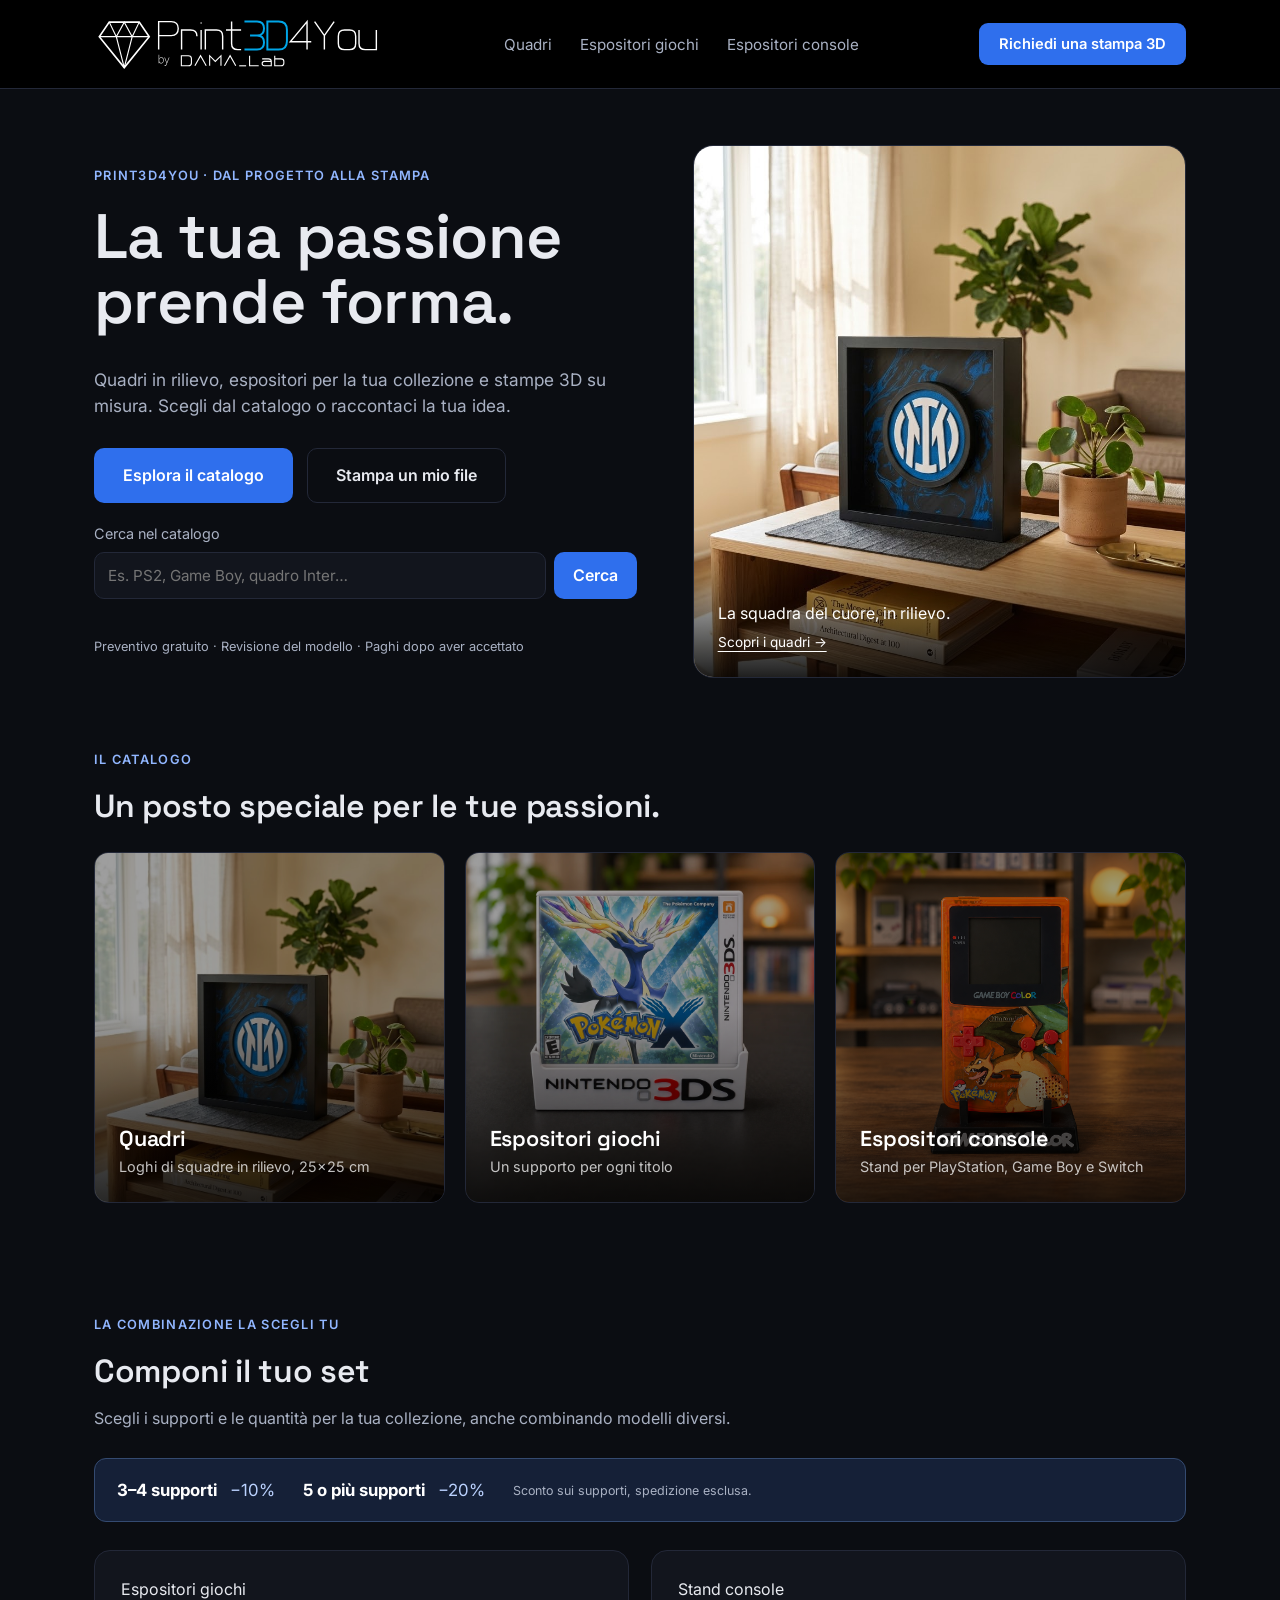
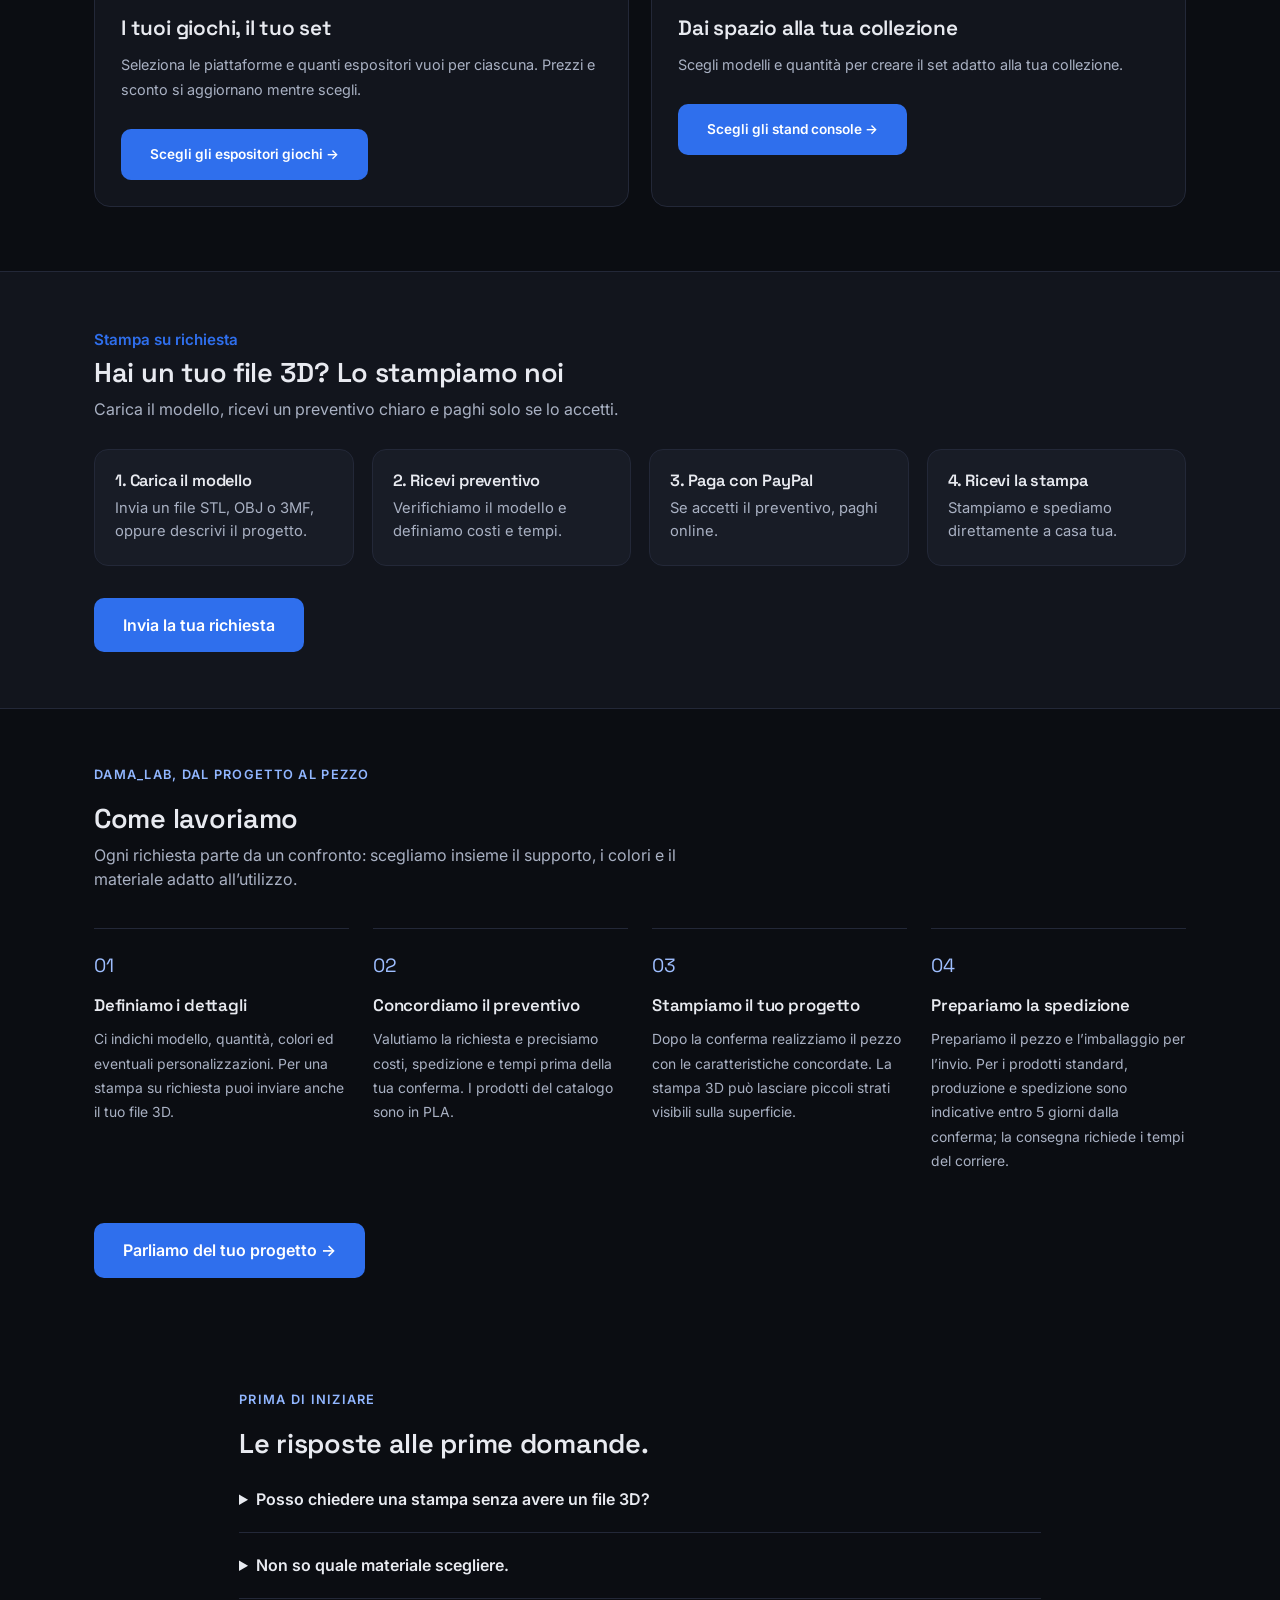
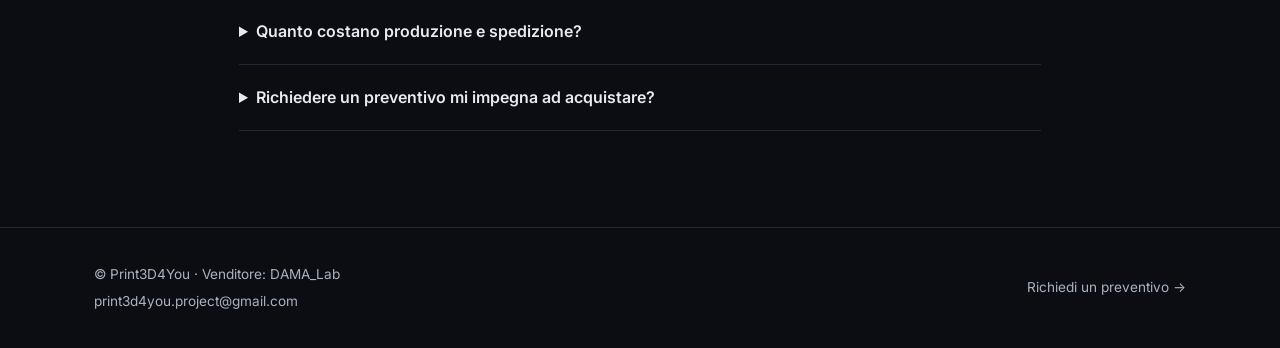
<file: index.html>
<!DOCTYPE html>
<html lang="it">
<head>
<meta charset="UTF-8">
<meta name="viewport" content="width=device-width, initial-scale=1.0">
<meta name="description" content="Stampa 3D su richiesta, quadri con loghi delle squadre ed espositori per console e videogiochi. Preventivo gratuito per prodotti a catalogo e progetti personalizzati.">
<title>Print3D4You | Stampa 3D su richiesta</title>
<link rel="preconnect" href="https://fonts.googleapis.com">
<link href="https://fonts.googleapis.com/css2?family=Space+Grotesk:wght@500;600;700&family=Inter:wght@400;500;600&display=swap" rel="stylesheet">
<link rel="stylesheet" href="styles.css?v=20261115-5">




<script>
window.TRACKING_CONFIG = { measurementId: "G-C6DGYZ65X0" };
</script>
<script async src="https://www.googletagmanager.com/gtag/js?id=G-C6DGYZ65X0"></script>
<script>
window.dataLayer = window.dataLayer || [];
function gtag(){dataLayer.push(arguments);}
gtag("js", new Date());
gtag("config", "G-C6DGYZ65X0");
</script>
<script src="tracking.js" defer></script><script src="catalogo.js?v=20261115-2" defer></script>
<script src="site.js?v=20261115-3" defer></script>
</head>
<body>
<a class="skip-link" href="#contenuto">Vai al contenuto</a>

<header class="site">
  <nav class="nav" aria-label="Navigazione principale">
    <a class="brand" href="index.html">
      <img src="site_images/brand/print3d4you-by-dama-lab-nero.svg" alt="Print3D4You by DAMA_Lab" width="1660" height="320">
    </a>
    <button class="nav-toggle" type="button" aria-expanded="false" aria-controls="main-menu">Menu <span aria-hidden="true">☰</span></button>
    <ul id="main-menu">
      <li><a href="quadri.html">Quadri</a></li>
      <li><a href="espositori-giochi.html">Espositori giochi</a></li>
      <li><a href="espositori-console.html">Espositori console</a></li>
    </ul>
    <a class="cta" href="richiesta.html">Richiedi una stampa 3D</a>
  </nav>
</header>

<main id="contenuto">

  <section class="hero hero-split">
    <div class="hero-copy">
      <span class="eyebrow">Print3D4You · Dal progetto alla stampa</span>
      <h1>La tua passione prende forma.</h1>
      <p class="lead">Quadri in rilievo, espositori per la tua collezione e stampe 3D su misura. Scegli dal catalogo o raccontaci la tua idea.</p>
      <div class="hero-actions">
        <a class="btn btn-primary" href="#catalogo">Esplora il catalogo</a>
        <a class="btn btn-ghost" href="richiesta.html">Stampa un mio file</a>
      </div>
      <section class="catalog-search hero-search" aria-label="Cerca nel catalogo" hidden>
        <form id="catalog-search-form" role="search">
          <label for="catalog-search-input">Cerca nel catalogo</label>
          <div class="search-controls"><input id="catalog-search-input" type="search" placeholder="Es. PS2, Game Boy, quadro Inter…" autocomplete="off" maxlength="100"><button class="btn btn-primary" type="submit">Cerca</button></div>
        </form>
        <p id="search-status" role="status"></p>
        <ul id="search-results" class="search-results"></ul>
      </section>
      <p class="hero-note">Preventivo gratuito · Revisione del modello · Paghi dopo aver accettato</p>
    </div>
    <figure class="hero-visual" data-hero-slideshow>
      <img src="site_images/quadro_inter_1.jpg" alt="Quadro Inter con logo in rilievo e sfondo effetto marmo" fetchpriority="high" width="1024" height="1024">
      <figcaption><span>La squadra del cuore, in rilievo.</span><a href="quadri.html">Scopri i quadri →</a></figcaption>
    </figure>
  </section>
  <section class="categories" id="catalogo">
    <div class="wrap">
      <div class="section-heading"><span class="eyebrow">Il catalogo</span><h2>Un posto speciale per le tue passioni.</h2></div>
      <div class="cat-grid">
        <a class="cat-card" data-category-slideshow="quadri" href="quadri.html">
          <img loading="lazy" decoding="async" src="site_images/quadro_inter_1.jpg" alt="Quadro logo squadra di calcio stampato in 3D">
          <div class="overlay">
            <h3>Quadri</h3>
            <span class="count">Loghi di squadre in rilievo, 25×25 cm</span>
          </div>
        </a>
        <a class="cat-card" data-category-slideshow="giochi" href="espositori-giochi.html">
          <img loading="lazy" decoding="async" src="site_images/giochi-ambientati/3ds-v3.webp" alt="Espositore per Nintendo 3DS">
          <div class="overlay">
            <h3>Espositori giochi</h3>
            <span class="count">Un supporto per ogni titolo</span>
          </div>
        </a>
        <a class="cat-card" data-category-slideshow="console" href="espositori-console.html">
          <img loading="lazy" decoding="async" src="site_images/console-ambientati/game-boy-color-con-console.png" alt="Game Boy Color esposto sul supporto">
          <div class="overlay">
            <h3>Espositori console</h3>
            <span class="count">Stand per PlayStation, Game Boy e Switch</span>
          </div>
        </a>
      </div>
    </div>
  </section>

  <div class="wrap"><section class="collector-section" id="set-collezionisti" aria-labelledby="sets-title"><div class="section-heading"><span class="eyebrow">La combinazione la scegli tu</span><h2 id="sets-title">Componi il tuo set</h2><p>Scegli i supporti e le quantità per la tua collezione, anche combinando modelli diversi.</p></div><div class="discount-strip"><span><strong>3–4 supporti</strong> −10%</span><span><strong>5 o più supporti</strong> −20%</span><small>Sconto sui supporti, spedizione esclusa.</small></div><div class="collector-grid collector-grid-two"><article class="collector-card"><span class="tag">Espositori giochi</span><h3>I tuoi giochi, il tuo set</h3><p>Seleziona le piattaforme e quanti espositori vuoi per ciascuna. Prezzi e sconto si aggiornano mentre scegli.</p><a class="btn btn-primary" href="componi-set.html?tipo=giochi">Scegli gli espositori giochi →</a></article><article class="collector-card"><span class="tag">Stand console</span><h3>Dai spazio alla tua collezione</h3><p>Scegli modelli e quantità per creare il set adatto alla tua collezione.</p><a class="btn btn-primary" href="componi-set.html?tipo=console">Scegli gli stand console →</a></article></div></section></div>
  <section class="block tinted">
    <div class="wrap">
      <span class="kicker">Stampa su richiesta</span>
      <h2>Hai un tuo file 3D? Lo stampiamo noi</h2>
      <p>Carica il modello, ricevi un preventivo chiaro e paghi solo se lo accetti.</p>
      <div class="grid-4">
        <div class="feat">
          <h4>1. Carica il modello</h4>
          <p>Invia un file STL, OBJ o 3MF, oppure descrivi il progetto.</p>
        </div>
        <div class="feat">
          <h4>2. Ricevi preventivo</h4>
          <p>Verifichiamo il modello e definiamo costi e tempi.</p>
        </div>
        <div class="feat">
          <h4>3. Paga con PayPal</h4>
          <p>Se accetti il preventivo, paghi online.</p>
        </div>
        <div class="feat">
          <h4>4. Ricevi la stampa</h4>
          <p>Stampiamo e spediamo direttamente a casa tua.</p>
        </div>
      </div>
      <div style="margin-top:32px;">
        <a class="btn btn-primary" href="richiesta.html">Invia la tua richiesta</a>
      </div>
    </div>
  </section>

<section class="block" id="come-lavoriamo"><div class="wrap"><span class="eyebrow">DAMA_Lab, dal progetto al pezzo</span><h2>Come lavoriamo</h2><p class="lead">Ogni richiesta parte da un confronto: scegliamo insieme il supporto, i colori e il materiale adatto all’utilizzo.</p><div class="work-grid">
 <article><span class="step-number">01</span><h3>Definiamo i dettagli</h3><p>Ci indichi modello, quantità, colori ed eventuali personalizzazioni. Per una stampa su richiesta puoi inviare anche il tuo file 3D.</p></article>
 <article><span class="step-number">02</span><h3>Concordiamo il preventivo</h3><p>Valutiamo la richiesta e precisiamo costi, spedizione e tempi prima della tua conferma. I prodotti del catalogo sono in PLA.</p></article>
 <article><span class="step-number">03</span><h3>Stampiamo il tuo progetto</h3><p>Dopo la conferma realizziamo il pezzo con le caratteristiche concordate. La stampa 3D può lasciare piccoli strati visibili sulla superficie.</p></article>
 <article><span class="step-number">04</span><h3>Prepariamo la spedizione</h3><p>Prepariamo il pezzo e l’imballaggio per l’invio. Per i prodotti standard, produzione e spedizione sono indicative entro 5 giorni dalla conferma; la consegna richiede i tempi del corriere.</p></article>
 </div><a class="btn btn-primary" href="richiesta.html">Parliamo del tuo progetto →</a></div></section>

  <section class="block" id="domande">
    <div class="wrap faq-wrap">
      <span class="eyebrow">Prima di iniziare</span><h2>Le risposte alle prime domande.</h2>
      <details><summary>Posso chiedere una stampa senza avere un file 3D?</summary><p>Sì. Descrivi cosa vuoi realizzare nel modulo e indica dimensioni, utilizzo e quantità: valuteremo insieme la fattibilità.</p></details>
      <details><summary>Non so quale materiale scegliere.</summary><p>Scrivi “Consigliatemi voi” nel campo materiale e spiega come userai il pezzo, soprattutto se sarà esposto a calore o all’esterno.</p></details>
      <details><summary>Quanto costano produzione e spedizione?</summary><p>Il costo dipende da modello, materiale, finitura e quantità ed è specificato nel preventivo. Produzione e spedizione avvengono indicativamente entro 5 giorni dalla conferma dell’ordine; i tempi di consegna del corriere sono aggiuntivi. Per progetti complessi o quantità elevate, eventuali tempi diversi saranno indicati nel preventivo.</p></details>
      <details><summary>Richiedere un preventivo mi impegna ad acquistare?</summary><p>No. La richiesta è gratuita e puoi valutare il preventivo prima di accettarlo.</p></details>
    </div>
  </section>

</main>

<footer class="site">
  <div class="wrap">
    <div class="seller-contact">
      <p>© Print3D4You · Venditore: DAMA_Lab</p>
      <a href="mailto:print3d4you.project@gmail.com">print3d4you.project@gmail.com</a>
    </div>
    <a href="richiesta.html">Richiedi un preventivo →</a>
  </div>
</footer>

</body>
</html>
</file>
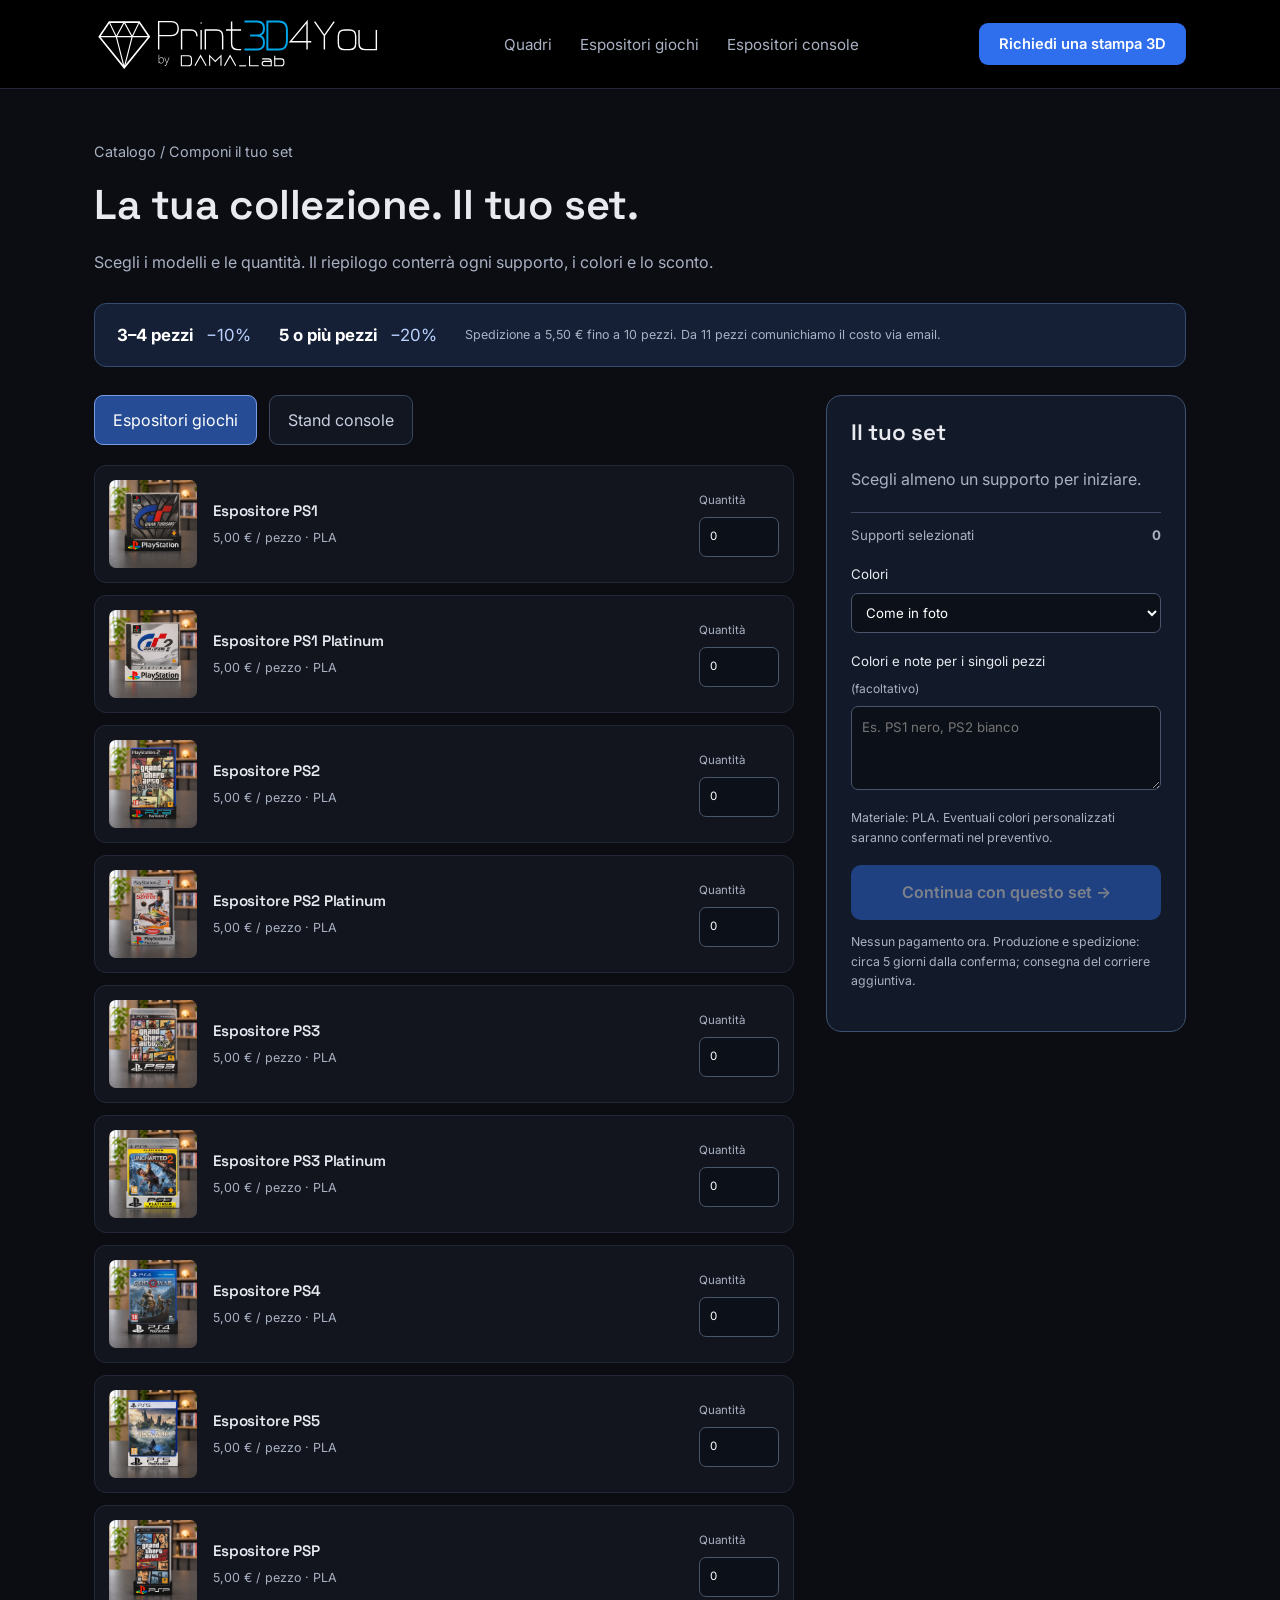
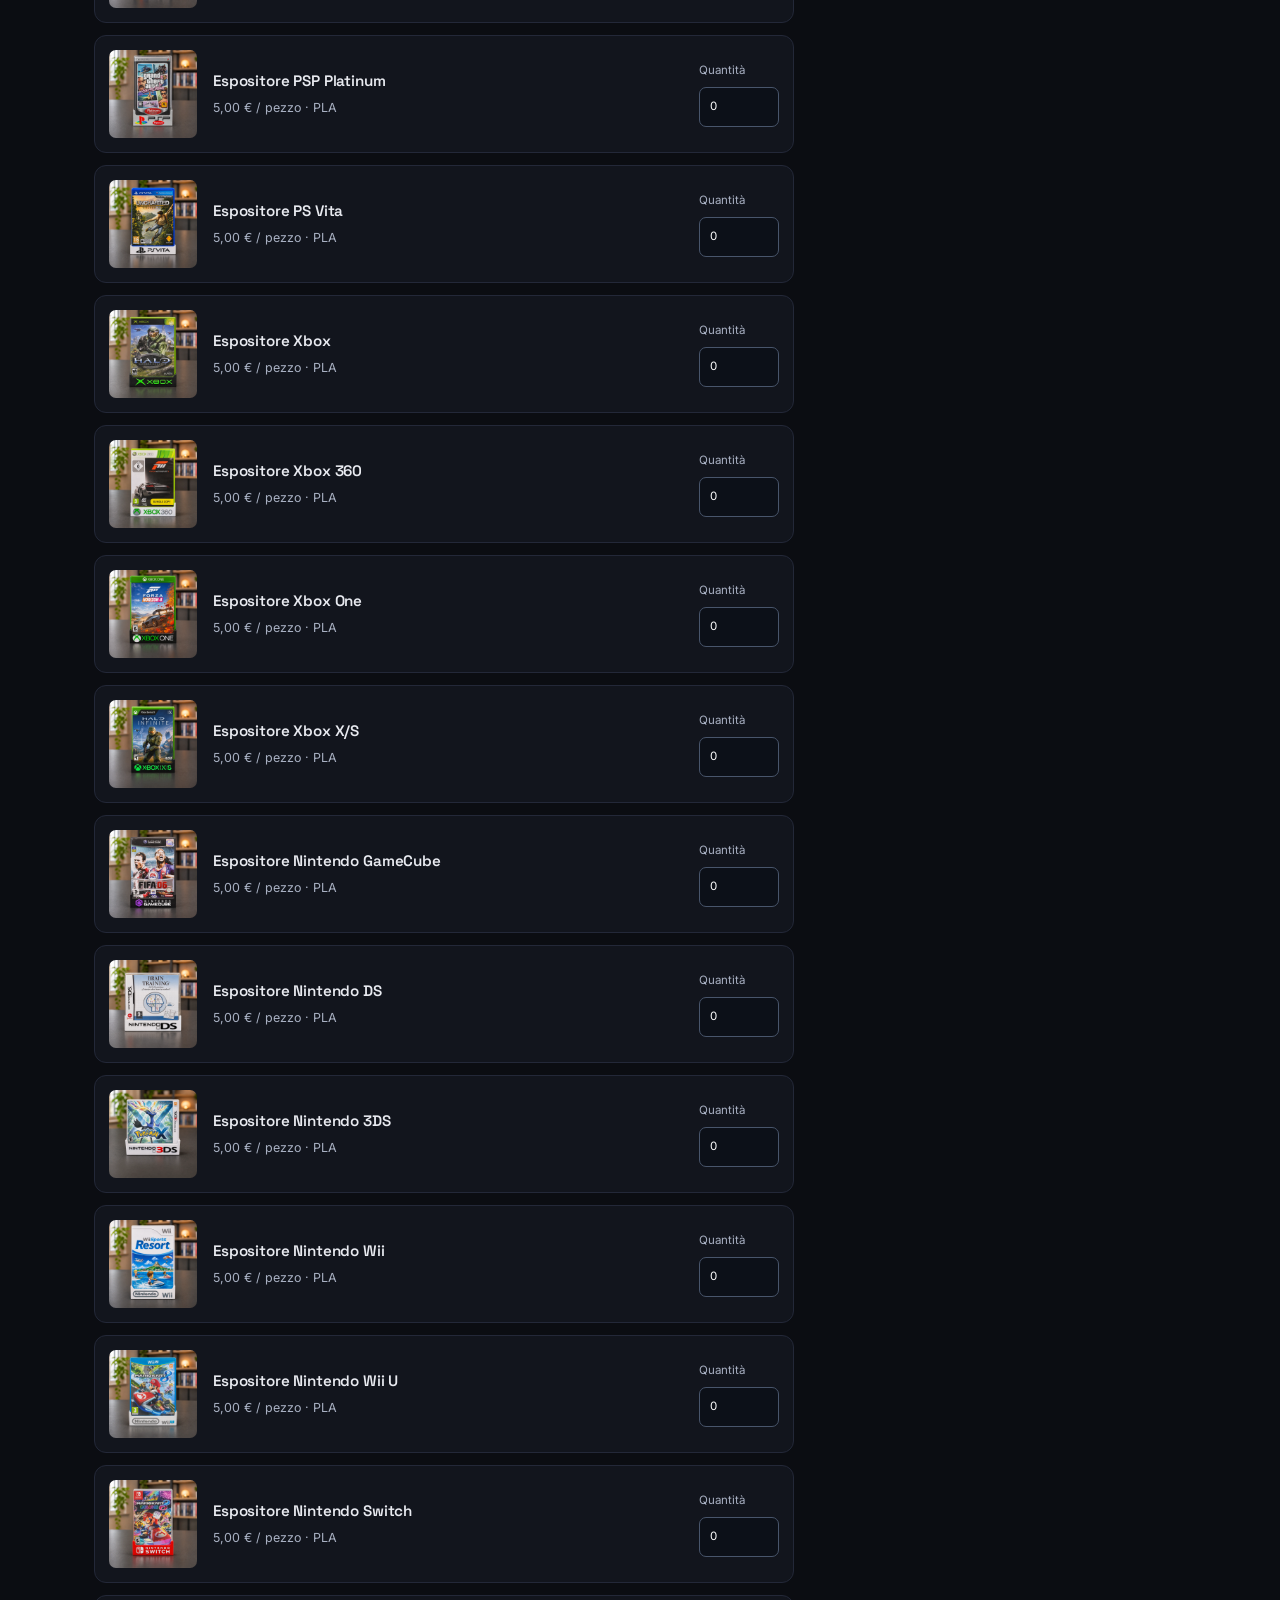
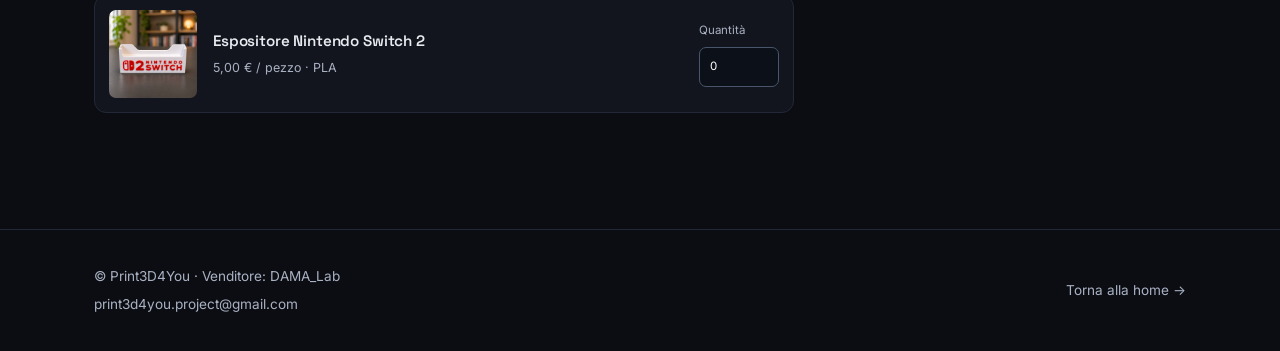
<file: componi-set.html>
<!DOCTYPE html>
<html lang="it">
<head>
<meta charset="UTF-8">
<meta name="viewport" content="width=device-width, initial-scale=1.0">
<meta name="description" content="Invia il tuo file 3D e richiedi un preventivo gratuito per la stampa 3D.">
<title>Componi il tuo set | Print3D4You</title>
<link rel="preconnect" href="https://fonts.googleapis.com">
<link href="https://fonts.googleapis.com/css2?family=Space+Grotesk:wght@500;600;700&family=Inter:wght@400;500;600&display=swap" rel="stylesheet">
<link rel="stylesheet" href="styles.css?v=20261115-7">




<script>
window.TRACKING_CONFIG = { measurementId: "G-C6DGYZ65X0" };
</script>
<script async src="https://www.googletagmanager.com/gtag/js?id=G-C6DGYZ65X0"></script>
<script>
window.dataLayer = window.dataLayer || [];
function gtag(){dataLayer.push(arguments);}
gtag("js", new Date());
gtag("config", "G-C6DGYZ65X0");
</script>
<script src="tracking.js" defer></script><script src="catalogo.js?v=20261115-2" defer></script>
<script src="site.js?v=20261116-1" defer></script>

</head>
<body>
<a class="skip-link" href="#contenuto">Vai al contenuto</a>

<header class="site">
  <nav class="nav" aria-label="Navigazione principale">
    <a class="brand" href="index.html">
      <img src="site_images/brand/print3d4you-by-dama-lab-nero.svg" alt="Print3D4You by DAMA_Lab" width="1660" height="320">
    </a>
    <button class="nav-toggle" type="button" aria-expanded="false" aria-controls="main-menu">Menu <span aria-hidden="true">☰</span></button>
    <ul id="main-menu">
      <li><a href="quadri.html">Quadri</a></li>
      <li><a href="espositori-giochi.html">Espositori giochi</a></li>
      <li><a href="espositori-console.html">Espositori console</a></li>
    </ul>
    <a class="cta" href="richiesta.html">Richiedi una stampa 3D</a>
  </nav>
</header>

<main id="contenuto"><section class="catalog-hero"><div class="wrap"><div class="breadcrumb"><a href="index.html">Catalogo</a> / Componi il tuo set</div><h1>La tua collezione. Il tuo set.</h1><p class="lead">Scegli i modelli e le quantità. Il riepilogo conterrà ogni supporto, i colori e lo sconto.</p></div></section><div class="wrap"><div class="discount-strip"><span><strong>3–4 pezzi</strong> −10%</span><span><strong>5 o più pezzi</strong> −20%</span><small>Spedizione a 5,50 € fino a 10 pezzi. Da 11 pezzi comunichiamo il costo via email.</small></div><noscript><p>Per il configuratore occorre JavaScript. Puoi <a href="richiesta.html">descrivere il set nel modulo</a>.</p></noscript><form id="set-builder" action="richiesta.html" method="get"><input type="hidden" name="prodotto" value="Set personalizzato per collezionisti"><input type="hidden" name="selezione" id="set-selection"><input type="hidden" name="materiale" value="PLA"><div class="set-layout"><div><div class="set-tabs" role="group" aria-label="Tipo di supporto"><button type="button" data-set-type="giochi" aria-pressed="true">Espositori giochi</button><button type="button" data-set-type="console" aria-pressed="false">Stand console</button></div><div id="set-products"></div></div><aside class="set-summary" aria-labelledby="set-summary-title"><h2 id="set-summary-title">Il tuo set</h2><div id="set-lines"><p>Scegli almeno un supporto per iniziare.</p></div><div id="set-totals" role="status" aria-live="polite"></div><label>Colori<select name="colori"><option>Come in foto</option><option>Da concordare</option></select></label><label>Colori e note per i singoli pezzi <span>(facoltativo)</span><textarea name="preferenze" rows="3" maxlength="1000" placeholder="Es. PS1 nero, PS2 bianco"></textarea></label><p class="quote-hint">Materiale: PLA. Eventuali colori personalizzati saranno confermati nel preventivo.</p><button class="btn btn-primary" id="set-submit" type="submit" disabled>Continua con questo set →</button><p class="quote-hint">Nessun pagamento ora. Produzione e spedizione: circa 5 giorni dalla conferma; consegna del corriere aggiuntiva.</p><p id="set-error" role="alert"></p></aside></div></form></div></main>



<footer class="site">
  <div class="wrap">
    <div class="seller-contact">
      <p>© Print3D4You · Venditore: DAMA_Lab</p>
      <a href="mailto:print3d4you.project@gmail.com">print3d4you.project@gmail.com</a>
    </div>
    <a href="index.html">Torna alla home →</a>
  </div>
</footer>

</body>
</html>
</file>
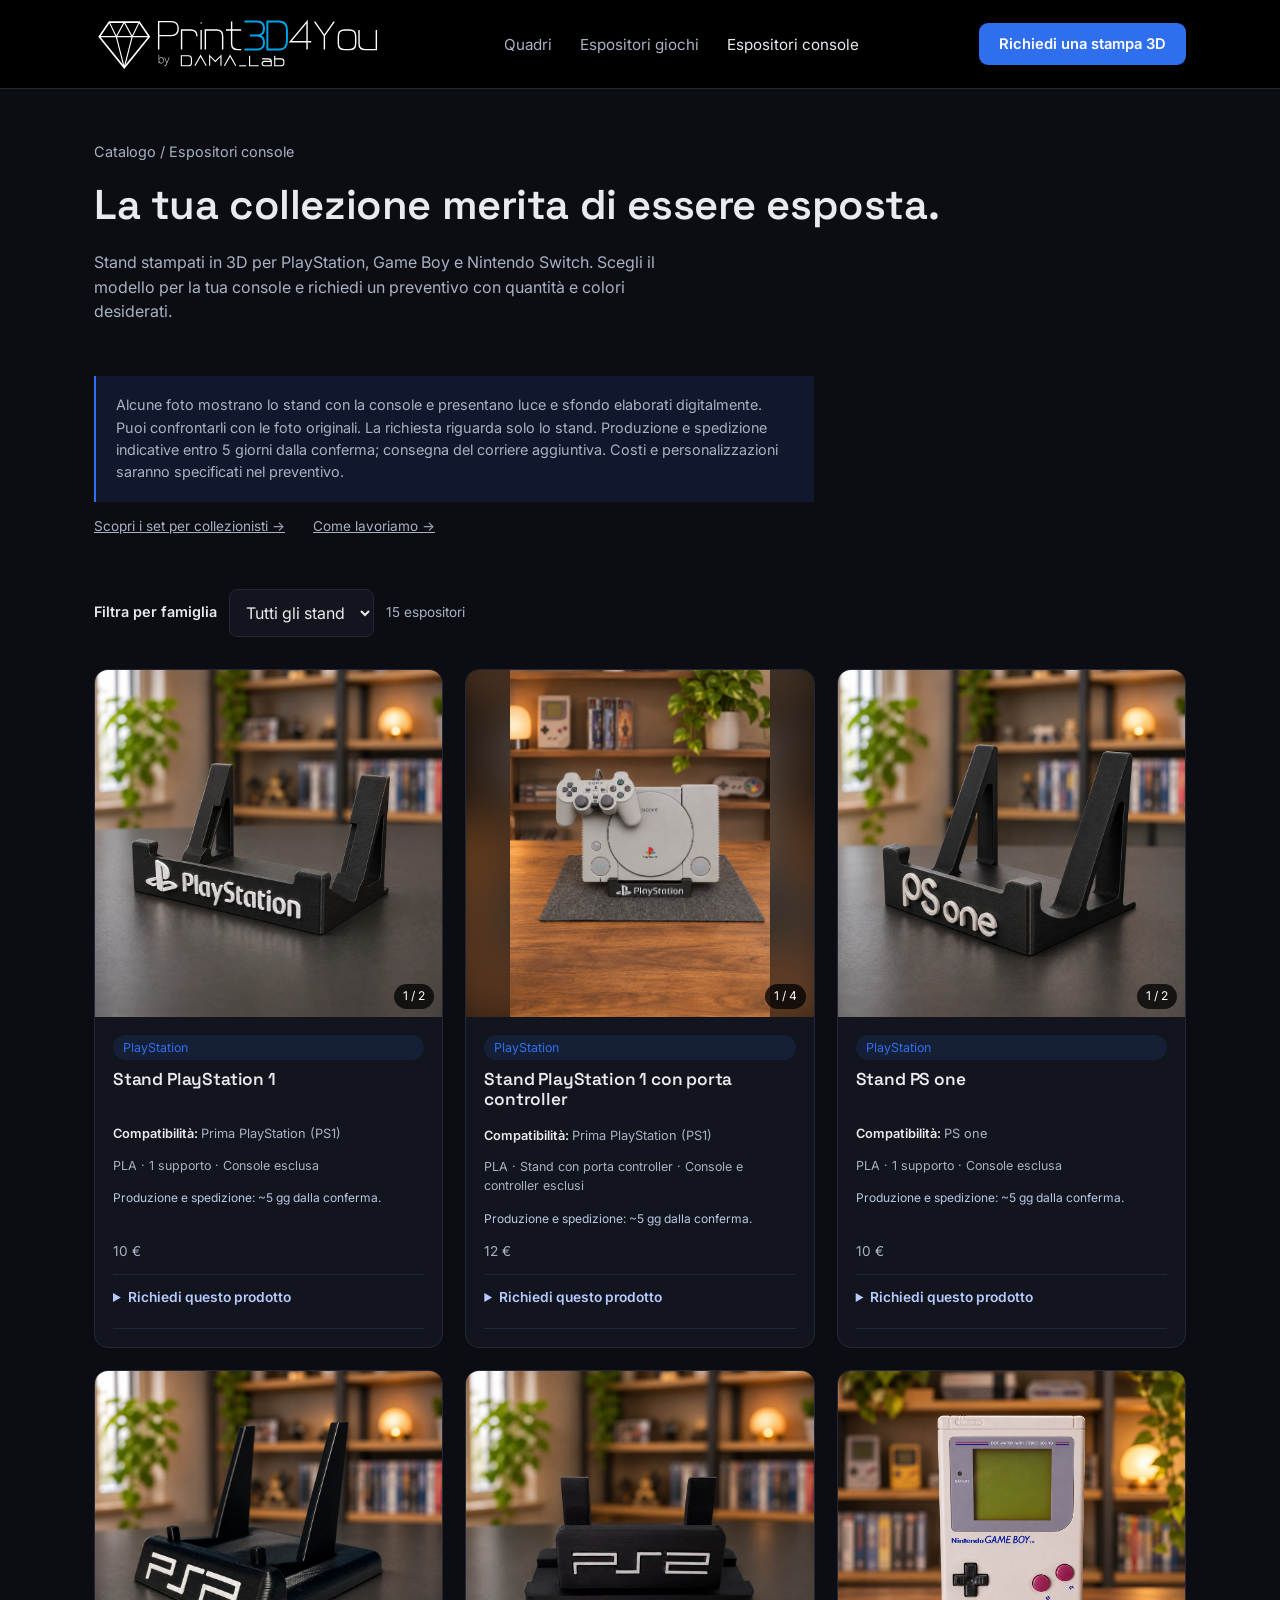
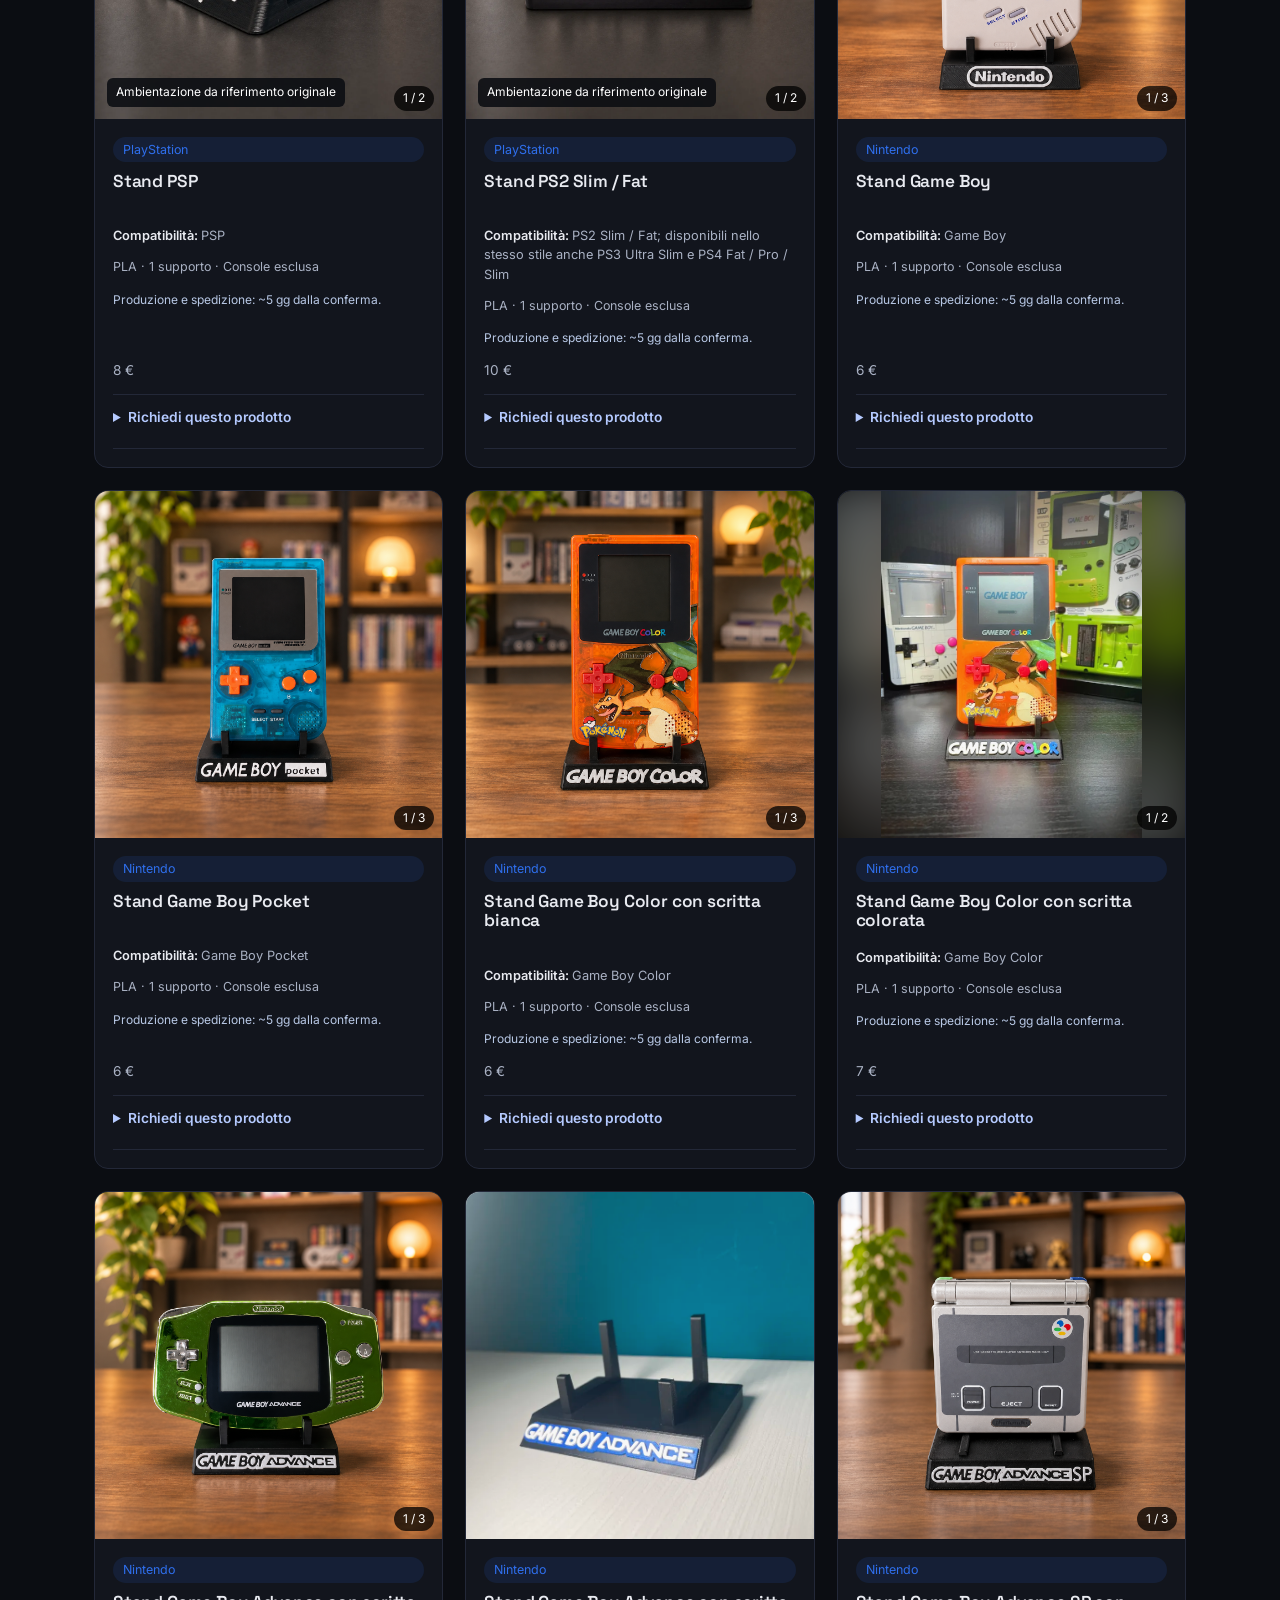
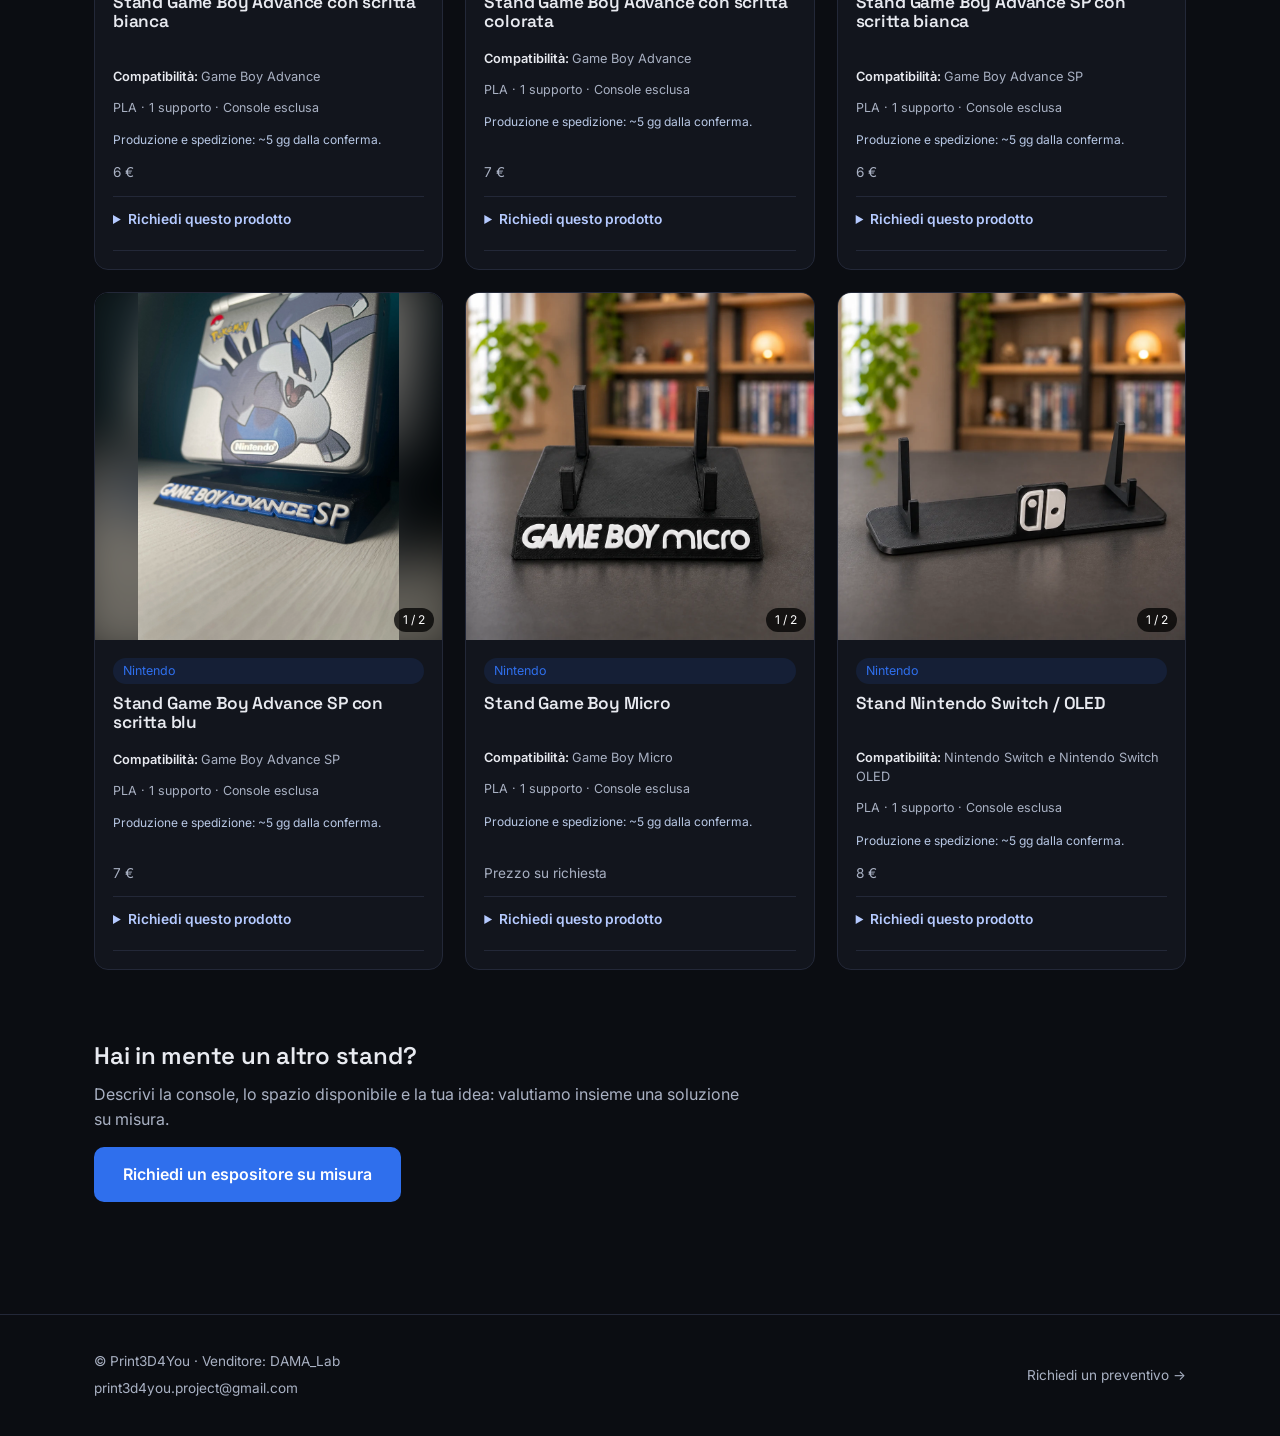
<file: espositori-console.html>
<!DOCTYPE html>
<html lang="it">
<head>
<meta charset="UTF-8">
<meta name="viewport" content="width=device-width, initial-scale=1.0">
<meta name="description" content="Espositori 3D dedicati alla console, per tenerla in mostra su una base brandizzata.">
<title>Espositori per console | Print3D4You</title>
<link rel="preconnect" href="https://fonts.googleapis.com">
<link href="https://fonts.googleapis.com/css2?family=Space+Grotesk:wght@500;600;700&family=Inter:wght@400;500;600&display=swap" rel="stylesheet">
<link rel="stylesheet" href="styles.css?v=20261116-2">

<script>
window.TRACKING_CONFIG = { measurementId: "G-C6DGYZ65X0" };
</script>
<script async src="https://www.googletagmanager.com/gtag/js?id=G-C6DGYZ65X0"></script>
<script>
window.dataLayer = window.dataLayer || [];
function gtag(){dataLayer.push(arguments);}
gtag("js", new Date());
gtag("config", "G-C6DGYZ65X0");
</script>
<script src="tracking.js" defer></script><script src="catalogo.js?v=20261115-2" defer></script>
<script src="site.js?v=20261116-1" defer></script>
</head>
<body>
<a class="skip-link" href="#contenuto">Vai al contenuto</a>

<header class="site">
  <nav class="nav" aria-label="Navigazione principale">
    <a class="brand" href="index.html">
      <img src="site_images/brand/print3d4you-by-dama-lab-nero.svg" alt="Print3D4You by DAMA_Lab" width="1660" height="320">
    </a>
    <button class="nav-toggle" type="button" aria-expanded="false" aria-controls="main-menu">Menu <span aria-hidden="true">☰</span></button>
    <ul id="main-menu">
      <li><a href="quadri.html">Quadri</a></li>
      <li><a href="espositori-giochi.html">Espositori giochi</a></li>
      <li><a href="espositori-console.html" class="active">Espositori console</a></li>
    </ul>
    <a class="cta" href="richiesta.html">Richiedi una stampa 3D</a>
  </nav>
</header>

<main id="contenuto">
  <section class="catalog-hero">
    <div class="wrap">
      <div class="breadcrumb"><a href="index.html">Catalogo</a> / Espositori console</div>
      <h1>La tua collezione merita di essere esposta.</h1>
      <p class="lead" style="max-width:60ch; margin-top:14px;">Stand stampati in 3D per PlayStation, Game Boy e Nintendo Switch. Scegli il modello per la tua console e richiedi un preventivo con quantità e colori desiderati.</p>
    </div>
  </section>

  <div class="wrap">
    <p class="catalog-note">Alcune foto mostrano lo stand con la console e presentano luce e sfondo elaborati digitalmente. Puoi confrontarli con le foto originali. La richiesta riguarda solo lo stand. Produzione e spedizione indicative entro 5 giorni dalla conferma; consegna del corriere aggiuntiva. Costi e personalizzazioni saranno specificati nel preventivo.</p>
<p class="catalog-shortcuts"><a href="index.html#set-collezionisti">Scopri i set per collezionisti →</a> <a href="index.html#come-lavoriamo">Come lavoriamo →</a></p>    <div class="catalog-filter" hidden>
      <label for="platform-filter">Filtra per famiglia</label>
      <select id="platform-filter"><option value="all">Tutti gli stand</option><option value="playstation">PlayStation</option><option value="nintendo">Nintendo</option></select>
      <span id="filter-count" role="status"></span>
    </div>
    <div class="product-grid console-grid">
      <article id="stand-playstation-1" class="product-card console-card">
        <a class="img-wrap" data-product-image href="site_images/console-ambientati/ps1.webp" target="_blank" rel="noopener noreferrer" aria-label="Apri immagine: stand PlayStation 1">
          <img loading="lazy" decoding="async" width="1000" height="1000" src="site_images/console-ambientati/ps1.webp" alt="Stand PlayStation 1 senza console">
        </a>
        <div class="info"><span class="tag">PlayStation</span><h3>Stand PlayStation 1</h3><div class="product-views"><a href="site_images/console/ps1-angolata.jpeg" target="_blank" rel="noopener noreferrer">Foto originale ↗</a></div>
          <dl class="product-facts"><div><dt>Compatibilità</dt><dd>Prima PlayStation (PS1)</dd></div></dl><p class="product-meta">PLA · 1 supporto · Console esclusa</p>
  <p class="product-delivery">Produzione e spedizione: ~5 gg dalla conferma.</p><div class="price-row"><span class="quote-price">10 €</span></div>
        <details class="quick-quote"><summary>Richiedi questo prodotto</summary>
 <form action="richiesta.html" method="get" class="quick-quote-form">
 <input type="hidden" name="prodotto" value="Stand PlayStation 1">

 <label>Quantità<input name="quantita" type="number" min="1" max="999" value="1" required inputmode="numeric"></label>
 <label><span class="quote-field-title">Note <small>(facoltative)</small></span><textarea name="note" rows="2" maxlength="500" placeholder="Es. vorrei una scritta diversa"></textarea></label>
 <input type="hidden" name="materiale" value="PLA">
 <p class="quote-hint"><strong>Spedizione</strong><span>5,50 € fino a 10 pezzi</span><small>Da 11 pezzi, costo comunicato via email.</small></p>
 <button class="btn btn-primary quote-submit" type="submit">Richiedi via email <span aria-hidden="true">→</span></button>
 <a class="quote-multiple" href="componi-set.html?tipo=console">Componi un set <span aria-hidden="true">→</span></a>
 </form></details></div>
      </article>
      <article id="stand-playstation-1-con-porta-controller" class="product-card console-card">
        <a class="img-wrap" data-product-image href="site_images/console-ambientati/ps1-con-console-1.png" target="_blank" rel="noopener noreferrer" aria-label="Apri immagine: Stand PlayStation 1 con porta controller">
          <img loading="lazy" decoding="async" width="1000" height="1000" src="site_images/console-ambientati/ps1-con-console-1.png" alt="Stand PlayStation 1 con porta controller">
        </a>
        <template class="product-photos"><a href="site_images/console-ambientati/ps1-con-console-2.png">Stand con porta controller, vista 2</a><a href="site_images/console-ambientati/ps1-con-console-3.png">Stand con porta controller, vista 3</a><a href="site_images/console-ambientati/ps1-con-console-4.png">Stand con porta controller, vista 4</a></template>
        <div class="info"><span class="tag">PlayStation</span><h3>Stand PlayStation 1 con porta controller</h3>
          <dl class="product-facts"><div><dt>Compatibilità</dt><dd>Prima PlayStation (PS1)</dd></div></dl><p class="product-meta">PLA · Stand con porta controller · Console e controller esclusi</p>
  <p class="product-delivery">Produzione e spedizione: ~5 gg dalla conferma.</p><div class="price-row"><span class="quote-price">12 €</span></div>
        <details class="quick-quote"><summary>Richiedi questo prodotto</summary>
 <form action="richiesta.html" method="get" class="quick-quote-form">
 <input type="hidden" name="prodotto" value="Stand PlayStation 1 con porta controller">

 <label>Quantità<input name="quantita" type="number" min="1" max="999" value="1" required inputmode="numeric"></label>
 <label><span class="quote-field-title">Note <small>(facoltative)</small></span><textarea name="note" rows="2" maxlength="500" placeholder="Es. vorrei una scritta diversa"></textarea></label>
 <input type="hidden" name="materiale" value="PLA">
 <p class="quote-hint"><strong>Spedizione</strong><span>5,50 € fino a 10 pezzi</span><small>Da 11 pezzi, costo comunicato via email.</small></p>
 <button class="btn btn-primary quote-submit" type="submit">Richiedi via email <span aria-hidden="true">→</span></button>
 <a class="quote-multiple" href="componi-set.html?tipo=console">Componi un set <span aria-hidden="true">→</span></a>
 </form></details></div>
      </article>
      <article id="stand-ps-one" class="product-card console-card">
        <a class="img-wrap" data-product-image href="site_images/console-ambientati/ps-one.webp" target="_blank" rel="noopener noreferrer" aria-label="Apri immagine: stand PS one">
          <img loading="lazy" decoding="async" width="1000" height="1000" src="site_images/console-ambientati/ps-one.webp" alt="Stand PS one senza console">
        </a>
        <div class="info"><span class="tag">PlayStation</span><h3>Stand PS one</h3><div class="product-views"><a href="site_images/console/ps-one-angolata.jpeg" target="_blank" rel="noopener noreferrer">Foto originale ↗</a></div>
          <dl class="product-facts"><div><dt>Compatibilità</dt><dd>PS one</dd></div></dl><p class="product-meta">PLA · 1 supporto · Console esclusa</p>
  <p class="product-delivery">Produzione e spedizione: ~5 gg dalla conferma.</p><div class="price-row"><span class="quote-price">10 €</span></div>
        <details class="quick-quote"><summary>Richiedi questo prodotto</summary>
 <form action="richiesta.html" method="get" class="quick-quote-form">
 <input type="hidden" name="prodotto" value="Stand PS one">

 <label>Quantità<input name="quantita" type="number" min="1" max="999" value="1" required inputmode="numeric"></label>
 <label><span class="quote-field-title">Note <small>(facoltative)</small></span><textarea name="note" rows="2" maxlength="500" placeholder="Es. vorrei una scritta diversa"></textarea></label>
 <input type="hidden" name="materiale" value="PLA">
 <p class="quote-hint"><strong>Spedizione</strong><span>5,50 € fino a 10 pezzi</span><small>Da 11 pezzi, costo comunicato via email.</small></p>
 <button class="btn btn-primary quote-submit" type="submit">Richiedi via email <span aria-hidden="true">→</span></button>
 <a class="quote-multiple" href="componi-set.html?tipo=console">Componi un set <span aria-hidden="true">→</span></a>
 </form></details></div>
      </article>
      <article id="stand-psp" class="product-card console-card">
        <a class="img-wrap" data-product-image href="site_images/console-ambientati/psp-fedele-v2.webp" target="_blank" rel="noopener noreferrer" aria-label="Apri immagine: stand PSP">
          <img loading="lazy" decoding="async" width="1000" height="1000" src="site_images/console-ambientati/psp-fedele-v2.webp" alt="Stand PSP – anteprima modello"><span class="preview-label">Ambientazione da riferimento originale</span>
        </a>

        <div class="info"><span class="tag">PlayStation</span><h3>Stand PSP</h3><div class="product-views"><a href="site_images/console/psp-riferimento-originale.png" target="_blank" rel="noopener noreferrer">Foto di riferimento originale ↗</a></div>
          <dl class="product-facts"><div><dt>Compatibilità</dt><dd>PSP</dd></div></dl><p class="product-meta">PLA · 1 supporto · Console esclusa</p>
  <p class="product-delivery">Produzione e spedizione: ~5 gg dalla conferma.</p><div class="price-row"><span class="quote-price">8 €</span></div>
        <details class="quick-quote"><summary>Richiedi questo prodotto</summary>
 <form action="richiesta.html" method="get" class="quick-quote-form">
 <input type="hidden" name="prodotto" value="Stand PSP">

 <label>Quantità<input name="quantita" type="number" min="1" max="999" value="1" required inputmode="numeric"></label>
 <label><span class="quote-field-title">Note <small>(facoltative)</small></span><textarea name="note" rows="2" maxlength="500" placeholder="Es. vorrei una scritta diversa"></textarea></label>
 <input type="hidden" name="materiale" value="PLA">
 <p class="quote-hint"><strong>Spedizione</strong><span>5,50 € fino a 10 pezzi</span><small>Da 11 pezzi, costo comunicato via email.</small></p>
 <button class="btn btn-primary quote-submit" type="submit">Richiedi via email <span aria-hidden="true">→</span></button>
 <a class="quote-multiple" href="componi-set.html?tipo=console">Componi un set <span aria-hidden="true">→</span></a>
 </form></details></div>
      </article>
      <article id="stand-ps2-slim-fat" class="product-card console-card">
        <a class="img-wrap" data-product-image href="site_images/console-ambientati/ps2-fedele-v2.webp" target="_blank" rel="noopener noreferrer" aria-label="Apri immagine: stand PS2 Slim">
          <img loading="lazy" decoding="async" width="1000" height="1000" src="site_images/console-ambientati/ps2-fedele-v2.webp" alt="Stand PS2 Slim / Fat – anteprima modello"><span class="preview-label">Ambientazione da riferimento originale</span>
        </a>
        <div class="info"><span class="tag">PlayStation</span><h3>Stand PS2 Slim / Fat</h3><div class="product-views"><a href="site_images/console/ps2-slim-riferimento-originale.png" target="_blank" rel="noopener noreferrer">Foto di riferimento originale ↗</a></div>
          <dl class="product-facts"><div><dt>Compatibilità</dt><dd>PS2 Slim / Fat; disponibili nello stesso stile anche PS3 Ultra Slim e PS4 Fat / Pro / Slim</dd></div></dl><p class="product-meta">PLA · 1 supporto · Console esclusa</p>
  <p class="product-delivery">Produzione e spedizione: ~5 gg dalla conferma.</p><div class="price-row"><span class="quote-price">10 €</span></div>
        <details class="quick-quote"><summary>Richiedi questo prodotto</summary>
 <form action="richiesta.html" method="get" class="quick-quote-form">
 <input type="hidden" name="prodotto" value="Stand PS2 Slim / Fat">
 <label>Modello<select name="variante" required><option value="">Scegli la versione</option><option>Slim</option><option>Fat (PS2 originale)</option><option>PS3 Ultra Slim</option><option>PS4 Fat</option><option>PS4 Pro</option><option>PS4 Slim</option></select></label>
 <label>Quantità<input name="quantita" type="number" min="1" max="999" value="1" required inputmode="numeric"></label>
 <label><span class="quote-field-title">Note <small>(facoltative)</small></span><textarea name="note" rows="2" maxlength="500" placeholder="Es. vorrei una scritta diversa"></textarea></label>
 <input type="hidden" name="materiale" value="PLA">
 <p class="quote-hint"><strong>Spedizione</strong><span>5,50 € fino a 10 pezzi</span><small>Da 11 pezzi, costo comunicato via email.</small></p>
 <button class="btn btn-primary quote-submit" type="submit">Richiedi via email <span aria-hidden="true">→</span></button>
 <a class="quote-multiple" href="componi-set.html?tipo=console">Componi un set <span aria-hidden="true">→</span></a>
 </form></details></div>
      </article>
      <article id="stand-game-boy" class="product-card console-card">
        <a class="img-wrap" data-product-image href="site_images/console-ambientati/game-boy-con-console.png" target="_blank" rel="noopener noreferrer" aria-label="Apri immagine: stand Game Boy con console">
          <img loading="lazy" decoding="async" width="1000" height="1000" src="site_images/console-ambientati/game-boy-con-console.png" alt="Console Game Boy esposta sul supporto">
        </a>
        <div class="info"><span class="tag">Nintendo</span><h3>Stand Game Boy</h3><div class="product-views"><a href="site_images/console/game-boy-con-console.jpg" target="_blank" rel="noopener noreferrer">Foto originale con console ↗</a><a href="site_images/console/game-boy-solo-stand.jpg" target="_blank" rel="noopener noreferrer">Stand solo ↗</a></div>
          <dl class="product-facts"><div><dt>Compatibilità</dt><dd>Game Boy</dd></div></dl><p class="product-meta">PLA · 1 supporto · Console esclusa</p>
  <p class="product-delivery">Produzione e spedizione: ~5 gg dalla conferma.</p><div class="price-row"><span class="quote-price">6 €</span></div>
        <details class="quick-quote"><summary>Richiedi questo prodotto</summary>
 <form action="richiesta.html" method="get" class="quick-quote-form">
 <input type="hidden" name="prodotto" value="Stand Game Boy">

 <label>Quantità<input name="quantita" type="number" min="1" max="999" value="1" required inputmode="numeric"></label>
 <label><span class="quote-field-title">Note <small>(facoltative)</small></span><textarea name="note" rows="2" maxlength="500" placeholder="Es. vorrei una scritta diversa"></textarea></label>
 <input type="hidden" name="materiale" value="PLA">
 <p class="quote-hint"><strong>Spedizione</strong><span>5,50 € fino a 10 pezzi</span><small>Da 11 pezzi, costo comunicato via email.</small></p>
 <button class="btn btn-primary quote-submit" type="submit">Richiedi via email <span aria-hidden="true">→</span></button>
 <a class="quote-multiple" href="componi-set.html?tipo=console">Componi un set <span aria-hidden="true">→</span></a>
 </form></details></div>
      </article>
      <article id="stand-game-boy-pocket" class="product-card console-card">
        <a class="img-wrap" data-product-image href="site_images/console-ambientati/game-boy-pocket-con-console.png" target="_blank" rel="noopener noreferrer" aria-label="Apri immagine: stand Game Boy Pocket con console">
          <img loading="lazy" decoding="async" width="1000" height="1000" src="site_images/console-ambientati/game-boy-pocket-con-console.png" alt="Console Game Boy Pocket esposta sul supporto">
        </a>
        <div class="info"><span class="tag">Nintendo</span><h3>Stand Game Boy Pocket</h3><div class="product-views"><a href="site_images/console/game-boy-pocket-con-console.jpg" target="_blank" rel="noopener noreferrer">Foto originale con console ↗</a><a href="site_images/console/game-boy-pocket-solo-stand.jpg" target="_blank" rel="noopener noreferrer">Stand solo ↗</a></div>
          <dl class="product-facts"><div><dt>Compatibilità</dt><dd>Game Boy Pocket</dd></div></dl><p class="product-meta">PLA · 1 supporto · Console esclusa</p>
  <p class="product-delivery">Produzione e spedizione: ~5 gg dalla conferma.</p><div class="price-row"><span class="quote-price">6 €</span></div>
        <details class="quick-quote"><summary>Richiedi questo prodotto</summary>
 <form action="richiesta.html" method="get" class="quick-quote-form">
 <input type="hidden" name="prodotto" value="Stand Game Boy Pocket">

 <label>Quantità<input name="quantita" type="number" min="1" max="999" value="1" required inputmode="numeric"></label>
 <label><span class="quote-field-title">Note <small>(facoltative)</small></span><textarea name="note" rows="2" maxlength="500" placeholder="Es. vorrei una scritta diversa"></textarea></label>
 <input type="hidden" name="materiale" value="PLA">
 <p class="quote-hint"><strong>Spedizione</strong><span>5,50 € fino a 10 pezzi</span><small>Da 11 pezzi, costo comunicato via email.</small></p>
 <button class="btn btn-primary quote-submit" type="submit">Richiedi via email <span aria-hidden="true">→</span></button>
 <a class="quote-multiple" href="componi-set.html?tipo=console">Componi un set <span aria-hidden="true">→</span></a>
 </form></details></div>
      </article>
      <article id="stand-game-boy-color" class="product-card console-card">
        <a class="img-wrap" data-product-image href="site_images/console-ambientati/game-boy-color-con-console.png" target="_blank" rel="noopener noreferrer" aria-label="Apri immagine: stand Game Boy Color con console">
          <img loading="lazy" decoding="async" width="1000" height="1000" src="site_images/console-ambientati/game-boy-color-con-console.png" alt="Console Game Boy Color esposta sul supporto">
        </a>

        <div class="info"><span class="tag">Nintendo</span><h3>Stand Game Boy Color con scritta bianca</h3><div class="product-views"><a href="site_images/console/game-boy-color-con-console.jpg" target="_blank" rel="noopener noreferrer">Foto originale con console ↗</a><a href="site_images/console/game-boy-color-solo-stand.jpg" target="_blank" rel="noopener noreferrer">Stand solo ↗</a></div>
          <dl class="product-facts"><div><dt>Compatibilità</dt><dd>Game Boy Color</dd></div></dl><p class="product-meta">PLA · 1 supporto · Console esclusa</p>
  <p class="product-delivery">Produzione e spedizione: ~5 gg dalla conferma.</p><div class="price-row"><span class="quote-price">6 €</span></div>
        <details class="quick-quote"><summary>Richiedi questo prodotto</summary>
 <form action="richiesta.html" method="get" class="quick-quote-form">
 <input type="hidden" name="prodotto" value="Stand Game Boy Color">

 <label>Quantità<input name="quantita" type="number" min="1" max="999" value="1" required inputmode="numeric"></label>
 <label><span class="quote-field-title">Note <small>(facoltative)</small></span><textarea name="note" rows="2" maxlength="500" placeholder="Es. vorrei una scritta diversa"></textarea></label>
 <input type="hidden" name="materiale" value="PLA">
 <p class="quote-hint"><strong>Spedizione</strong><span>5,50 € fino a 10 pezzi</span><small>Da 11 pezzi, costo comunicato via email.</small></p>
 <button class="btn btn-primary quote-submit" type="submit">Richiedi via email <span aria-hidden="true">→</span></button>
 <a class="quote-multiple" href="componi-set.html?tipo=console">Componi un set <span aria-hidden="true">→</span></a>
 </form></details></div>
      </article>
      <article id="stand-game-boy-color-con-scritta-colorata" class="product-card console-card">
        <a class="img-wrap" data-product-image href="site_images/gallery/stand-game-boy-color-2.webp" target="_blank" rel="noopener noreferrer" aria-label="Apri immagine: Stand Game Boy Color con scritta colorata">
          <img loading="lazy" decoding="async" width="640" height="853" src="site_images/gallery/stand-game-boy-color-2.webp" alt="Stand Game Boy Color con scritta colorata">
        </a>
        <template class="product-photos"><a href="site_images/gallery/stand-game-boy-color-1.webp">Stand Game Boy Color con scritta colorata, vista 2</a></template>

        <div class="info"><span class="tag">Nintendo</span><h3>Stand Game Boy Color con scritta colorata</h3>
          <dl class="product-facts"><div><dt>Compatibilità</dt><dd>Game Boy Color</dd></div></dl><p class="product-meta">PLA · 1 supporto · Console esclusa</p>
  <p class="product-delivery">Produzione e spedizione: ~5 gg dalla conferma.</p><div class="price-row"><span class="quote-price">7 €</span></div>
        <details class="quick-quote"><summary>Richiedi questo prodotto</summary>
 <form action="richiesta.html" method="get" class="quick-quote-form">
 <input type="hidden" name="prodotto" value="Stand Game Boy Color con scritta colorata">

 <label>Quantità<input name="quantita" type="number" min="1" max="999" value="1" required inputmode="numeric"></label>
 <label><span class="quote-field-title">Note <small>(facoltative)</small></span><textarea name="note" rows="2" maxlength="500" placeholder="Es. vorrei una scritta diversa"></textarea></label>
 <input type="hidden" name="materiale" value="PLA">
 <p class="quote-hint"><strong>Spedizione</strong><span>5,50 € fino a 10 pezzi</span><small>Da 11 pezzi, costo comunicato via email.</small></p>
 <button class="btn btn-primary quote-submit" type="submit">Richiedi via email <span aria-hidden="true">→</span></button>
 <a class="quote-multiple" href="componi-set.html?tipo=console">Componi un set <span aria-hidden="true">→</span></a>
 </form></details></div>
      </article>
      <article id="stand-game-boy-advance" class="product-card console-card">
        <a class="img-wrap" data-product-image href="site_images/console-ambientati/game-boy-advance-con-console.png" target="_blank" rel="noopener noreferrer" aria-label="Apri immagine: stand Game Boy Advance con console">
          <img loading="lazy" decoding="async" width="1000" height="1000" src="site_images/console-ambientati/game-boy-advance-con-console.png" alt="Console Game Boy Advance esposta sul supporto">
        </a>

        <div class="info"><span class="tag">Nintendo</span><h3>Stand Game Boy Advance con scritta bianca</h3><div class="product-views"><a href="site_images/console/game-boy-advance-con-console.jpg" target="_blank" rel="noopener noreferrer">Foto originale con console ↗</a><a href="site_images/console/game-boy-advance-solo-stand.jpg" target="_blank" rel="noopener noreferrer">Stand solo ↗</a></div>
          <dl class="product-facts"><div><dt>Compatibilità</dt><dd>Game Boy Advance</dd></div></dl><p class="product-meta">PLA · 1 supporto · Console esclusa</p>
  <p class="product-delivery">Produzione e spedizione: ~5 gg dalla conferma.</p><div class="price-row"><span class="quote-price">6 €</span></div>
        <details class="quick-quote"><summary>Richiedi questo prodotto</summary>
 <form action="richiesta.html" method="get" class="quick-quote-form">
 <input type="hidden" name="prodotto" value="Stand Game Boy Advance">

 <label>Quantità<input name="quantita" type="number" min="1" max="999" value="1" required inputmode="numeric"></label>
 <label><span class="quote-field-title">Note <small>(facoltative)</small></span><textarea name="note" rows="2" maxlength="500" placeholder="Es. vorrei una scritta diversa"></textarea></label>
 <input type="hidden" name="materiale" value="PLA">
 <p class="quote-hint"><strong>Spedizione</strong><span>5,50 € fino a 10 pezzi</span><small>Da 11 pezzi, costo comunicato via email.</small></p>
 <button class="btn btn-primary quote-submit" type="submit">Richiedi via email <span aria-hidden="true">→</span></button>
 <a class="quote-multiple" href="componi-set.html?tipo=console">Componi un set <span aria-hidden="true">→</span></a>
 </form></details></div>
      </article>
      <article id="stand-game-boy-advance-con-scritta-colorata" class="product-card console-card">
        <a class="img-wrap" data-product-image href="site_images/gallery/stand-game-boy-advance-1.webp" target="_blank" rel="noopener noreferrer" aria-label="Apri immagine: Stand Game Boy Advance con scritta colorata">
          <img loading="lazy" decoding="async" width="1000" height="1000" src="site_images/gallery/stand-game-boy-advance-1.webp" alt="Stand Game Boy Advance con scritta colorata">
        </a>

        <div class="info"><span class="tag">Nintendo</span><h3>Stand Game Boy Advance con scritta colorata</h3>
          <dl class="product-facts"><div><dt>Compatibilità</dt><dd>Game Boy Advance</dd></div></dl><p class="product-meta">PLA · 1 supporto · Console esclusa</p>
  <p class="product-delivery">Produzione e spedizione: ~5 gg dalla conferma.</p><div class="price-row"><span class="quote-price">7 €</span></div>
        <details class="quick-quote"><summary>Richiedi questo prodotto</summary>
 <form action="richiesta.html" method="get" class="quick-quote-form">
 <input type="hidden" name="prodotto" value="Stand Game Boy Advance con scritta colorata">

 <label>Quantità<input name="quantita" type="number" min="1" max="999" value="1" required inputmode="numeric"></label>
 <label><span class="quote-field-title">Note <small>(facoltative)</small></span><textarea name="note" rows="2" maxlength="500" placeholder="Es. vorrei una scritta diversa"></textarea></label>
 <input type="hidden" name="materiale" value="PLA">
 <p class="quote-hint"><strong>Spedizione</strong><span>5,50 € fino a 10 pezzi</span><small>Da 11 pezzi, costo comunicato via email.</small></p>
 <button class="btn btn-primary quote-submit" type="submit">Richiedi via email <span aria-hidden="true">→</span></button>
 <a class="quote-multiple" href="componi-set.html?tipo=console">Componi un set <span aria-hidden="true">→</span></a>
 </form></details></div>
      </article>
      <article id="stand-game-boy-advance-sp" class="product-card console-card">
        <a class="img-wrap" data-product-image href="site_images/console-ambientati/game-boy-advance-sp-con-console.png" target="_blank" rel="noopener noreferrer" aria-label="Apri immagine: stand Game Boy Advance SP con console">
          <img loading="lazy" decoding="async" width="1000" height="1000" src="site_images/console-ambientati/game-boy-advance-sp-con-console.png" alt="Console Game Boy Advance SP esposta sul supporto">
        </a>

        <div class="info"><span class="tag">Nintendo</span><h3>Stand Game Boy Advance SP con scritta bianca</h3><div class="product-views"><a href="site_images/console/game-boy-advance-sp-con-console.jpg" target="_blank" rel="noopener noreferrer">Foto originale con console ↗</a><a href="site_images/console/game-boy-advance-sp-solo-stand.jpg" target="_blank" rel="noopener noreferrer">Stand solo ↗</a></div>
          <dl class="product-facts"><div><dt>Compatibilità</dt><dd>Game Boy Advance SP</dd></div></dl><p class="product-meta">PLA · 1 supporto · Console esclusa</p>
  <p class="product-delivery">Produzione e spedizione: ~5 gg dalla conferma.</p><div class="price-row"><span class="quote-price">6 €</span></div>
        <details class="quick-quote"><summary>Richiedi questo prodotto</summary>
 <form action="richiesta.html" method="get" class="quick-quote-form">
 <input type="hidden" name="prodotto" value="Stand Game Boy Advance SP">

 <label>Quantità<input name="quantita" type="number" min="1" max="999" value="1" required inputmode="numeric"></label>
 <label><span class="quote-field-title">Note <small>(facoltative)</small></span><textarea name="note" rows="2" maxlength="500" placeholder="Es. vorrei una scritta diversa"></textarea></label>
 <input type="hidden" name="materiale" value="PLA">
 <p class="quote-hint"><strong>Spedizione</strong><span>5,50 € fino a 10 pezzi</span><small>Da 11 pezzi, costo comunicato via email.</small></p>
 <button class="btn btn-primary quote-submit" type="submit">Richiedi via email <span aria-hidden="true">→</span></button>
 <a class="quote-multiple" href="componi-set.html?tipo=console">Componi un set <span aria-hidden="true">→</span></a>
 </form></details></div>
      </article>
      <article id="stand-game-boy-advance-sp-con-scritta-blu" class="product-card console-card">
        <a class="img-wrap" data-product-image href="site_images/gallery/stand-game-boy-advance-sp-1.webp" target="_blank" rel="noopener noreferrer" aria-label="Apri immagine: Stand Game Boy Advance SP con scritta blu">
          <img loading="lazy" decoding="async" width="1000" height="1000" src="site_images/gallery/stand-game-boy-advance-sp-1.webp" alt="Stand Game Boy Advance SP con scritta blu">
        </a>
        <template class="product-photos"><a href="site_images/gallery/stand-game-boy-advance-sp-2.webp">Stand Game Boy Advance SP con scritta blu, vista 2</a></template>

        <div class="info"><span class="tag">Nintendo</span><h3>Stand Game Boy Advance SP con scritta blu</h3>
          <dl class="product-facts"><div><dt>Compatibilità</dt><dd>Game Boy Advance SP</dd></div></dl><p class="product-meta">PLA · 1 supporto · Console esclusa</p>
  <p class="product-delivery">Produzione e spedizione: ~5 gg dalla conferma.</p><div class="price-row"><span class="quote-price">7 €</span></div>
        <details class="quick-quote"><summary>Richiedi questo prodotto</summary>
 <form action="richiesta.html" method="get" class="quick-quote-form">
 <input type="hidden" name="prodotto" value="Stand Game Boy Advance SP con scritta blu">

 <label>Quantità<input name="quantita" type="number" min="1" max="999" value="1" required inputmode="numeric"></label>
 <label><span class="quote-field-title">Note <small>(facoltative)</small></span><textarea name="note" rows="2" maxlength="500" placeholder="Es. vorrei una scritta diversa"></textarea></label>
 <input type="hidden" name="materiale" value="PLA">
 <p class="quote-hint"><strong>Spedizione</strong><span>5,50 € fino a 10 pezzi</span><small>Da 11 pezzi, costo comunicato via email.</small></p>
 <button class="btn btn-primary quote-submit" type="submit">Richiedi via email <span aria-hidden="true">→</span></button>
 <a class="quote-multiple" href="componi-set.html?tipo=console">Componi un set <span aria-hidden="true">→</span></a>
 </form></details></div>
      </article>
      <article id="stand-game-boy-micro" class="product-card console-card">
        <a class="img-wrap" data-product-image href="site_images/console-ambientati/game-boy-micro.webp" target="_blank" rel="noopener noreferrer" aria-label="Apri immagine: stand Game Boy Micro">
          <img loading="lazy" decoding="async" width="1000" height="1000" src="site_images/console-ambientati/game-boy-micro.webp" alt="Stand Game Boy Micro senza console">
        </a>
        <div class="info"><span class="tag">Nintendo</span><h3>Stand Game Boy Micro</h3><div class="product-views"><a href="site_images/console/game-boy-micro-solo-stand.jpg" target="_blank" rel="noopener noreferrer">Foto originale ↗</a></div>
          <dl class="product-facts"><div><dt>Compatibilità</dt><dd>Game Boy Micro</dd></div></dl><p class="product-meta">PLA · 1 supporto · Console esclusa</p>
  <p class="product-delivery">Produzione e spedizione: ~5 gg dalla conferma.</p><div class="price-row"><span class="quote-price">Prezzo su richiesta</span></div>
        <details class="quick-quote"><summary>Richiedi questo prodotto</summary>
 <form action="richiesta.html" method="get" class="quick-quote-form">
 <input type="hidden" name="prodotto" value="Stand Game Boy Micro">

 <label>Quantità<input name="quantita" type="number" min="1" max="999" value="1" required inputmode="numeric"></label>
 <label><span class="quote-field-title">Note <small>(facoltative)</small></span><textarea name="note" rows="2" maxlength="500" placeholder="Es. vorrei una scritta diversa"></textarea></label>
 <input type="hidden" name="materiale" value="PLA">
 <p class="quote-hint"><strong>Spedizione</strong><span>5,50 € fino a 10 pezzi</span><small>Da 11 pezzi, costo comunicato via email.</small></p>
 <button class="btn btn-primary quote-submit" type="submit">Richiedi via email <span aria-hidden="true">→</span></button>
 <a class="quote-multiple" href="componi-set.html?tipo=console">Componi un set <span aria-hidden="true">→</span></a>
 </form></details></div>
      </article>
      <article id="stand-nintendo-switch-oled" class="product-card console-card">
        <a class="img-wrap" data-product-image href="site_images/console-ambientati/switch.webp" target="_blank" rel="noopener noreferrer" aria-label="Apri immagine: stand Nintendo Switch / OLED">
          <img loading="lazy" decoding="async" width="1000" height="1000" src="site_images/console-ambientati/switch.webp" alt="Stand Nintendo Switch / OLED senza console">
        </a>
        <div class="info"><span class="tag">Nintendo</span><h3>Stand Nintendo Switch / OLED</h3><div class="product-views"><a href="site_images/console/switch-angolata.jpg" target="_blank" rel="noopener noreferrer">Foto originale ↗</a></div>
          <dl class="product-facts"><div><dt>Compatibilità</dt><dd>Nintendo Switch e Nintendo Switch OLED</dd></div></dl><p class="product-meta">PLA · 1 supporto · Console esclusa</p>
  <p class="product-delivery">Produzione e spedizione: ~5 gg dalla conferma.</p><div class="price-row"><span class="quote-price">8 €</span></div>
        <details class="quick-quote"><summary>Richiedi questo prodotto</summary>
 <form action="richiesta.html" method="get" class="quick-quote-form">
 <input type="hidden" name="prodotto" value="Stand Nintendo Switch / OLED">

 <label>Quantità<input name="quantita" type="number" min="1" max="999" value="1" required inputmode="numeric"></label>
 <label><span class="quote-field-title">Note <small>(facoltative)</small></span><textarea name="note" rows="2" maxlength="500" placeholder="Es. vorrei una scritta diversa"></textarea></label>
 <input type="hidden" name="materiale" value="PLA">
 <p class="quote-hint"><strong>Spedizione</strong><span>5,50 € fino a 10 pezzi</span><small>Da 11 pezzi, costo comunicato via email.</small></p>
 <button class="btn btn-primary quote-submit" type="submit">Richiedi via email <span aria-hidden="true">→</span></button>
 <a class="quote-multiple" href="componi-set.html?tipo=console">Componi un set <span aria-hidden="true">→</span></a>
 </form></details></div>
      </article>
    </div>
    <h2>Hai in mente un altro stand?</h2>
    <p>Descrivi la console, lo spazio disponibile e la tua idea: valutiamo insieme una soluzione su misura.</p>
    <div style="padding-bottom:72px;">
      <a class="btn btn-primary" href="richiesta.html?prodotto=Espositore%20console%20su%20misura">Richiedi un espositore su misura</a>
    </div>
  </div>
</main>

<footer class="site">
  <div class="wrap">
    <div class="seller-contact">
      <p>© Print3D4You · Venditore: DAMA_Lab</p>
      <a href="mailto:print3d4you.project@gmail.com">print3d4you.project@gmail.com</a>
    </div>
    <a href="richiesta.html">Richiedi un preventivo →</a>
  </div>
</footer>

</body>
</html>
</file>
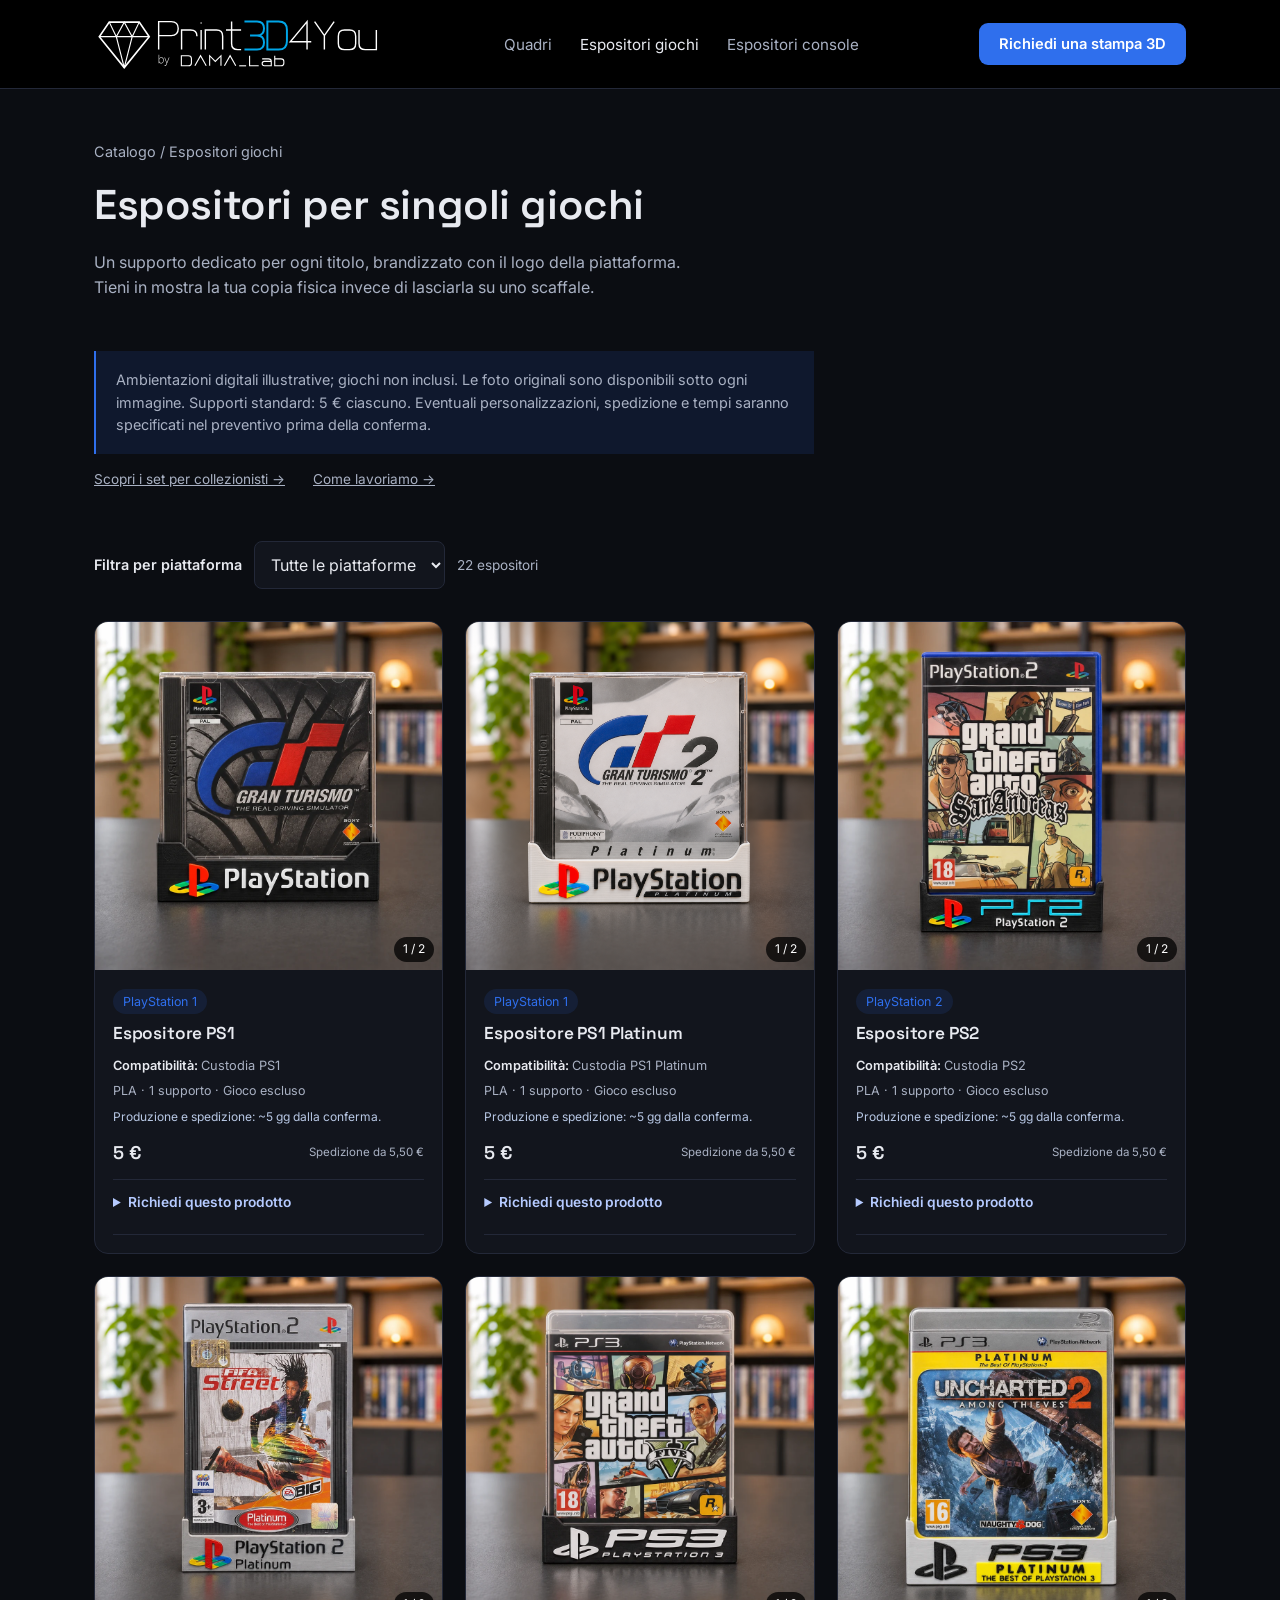
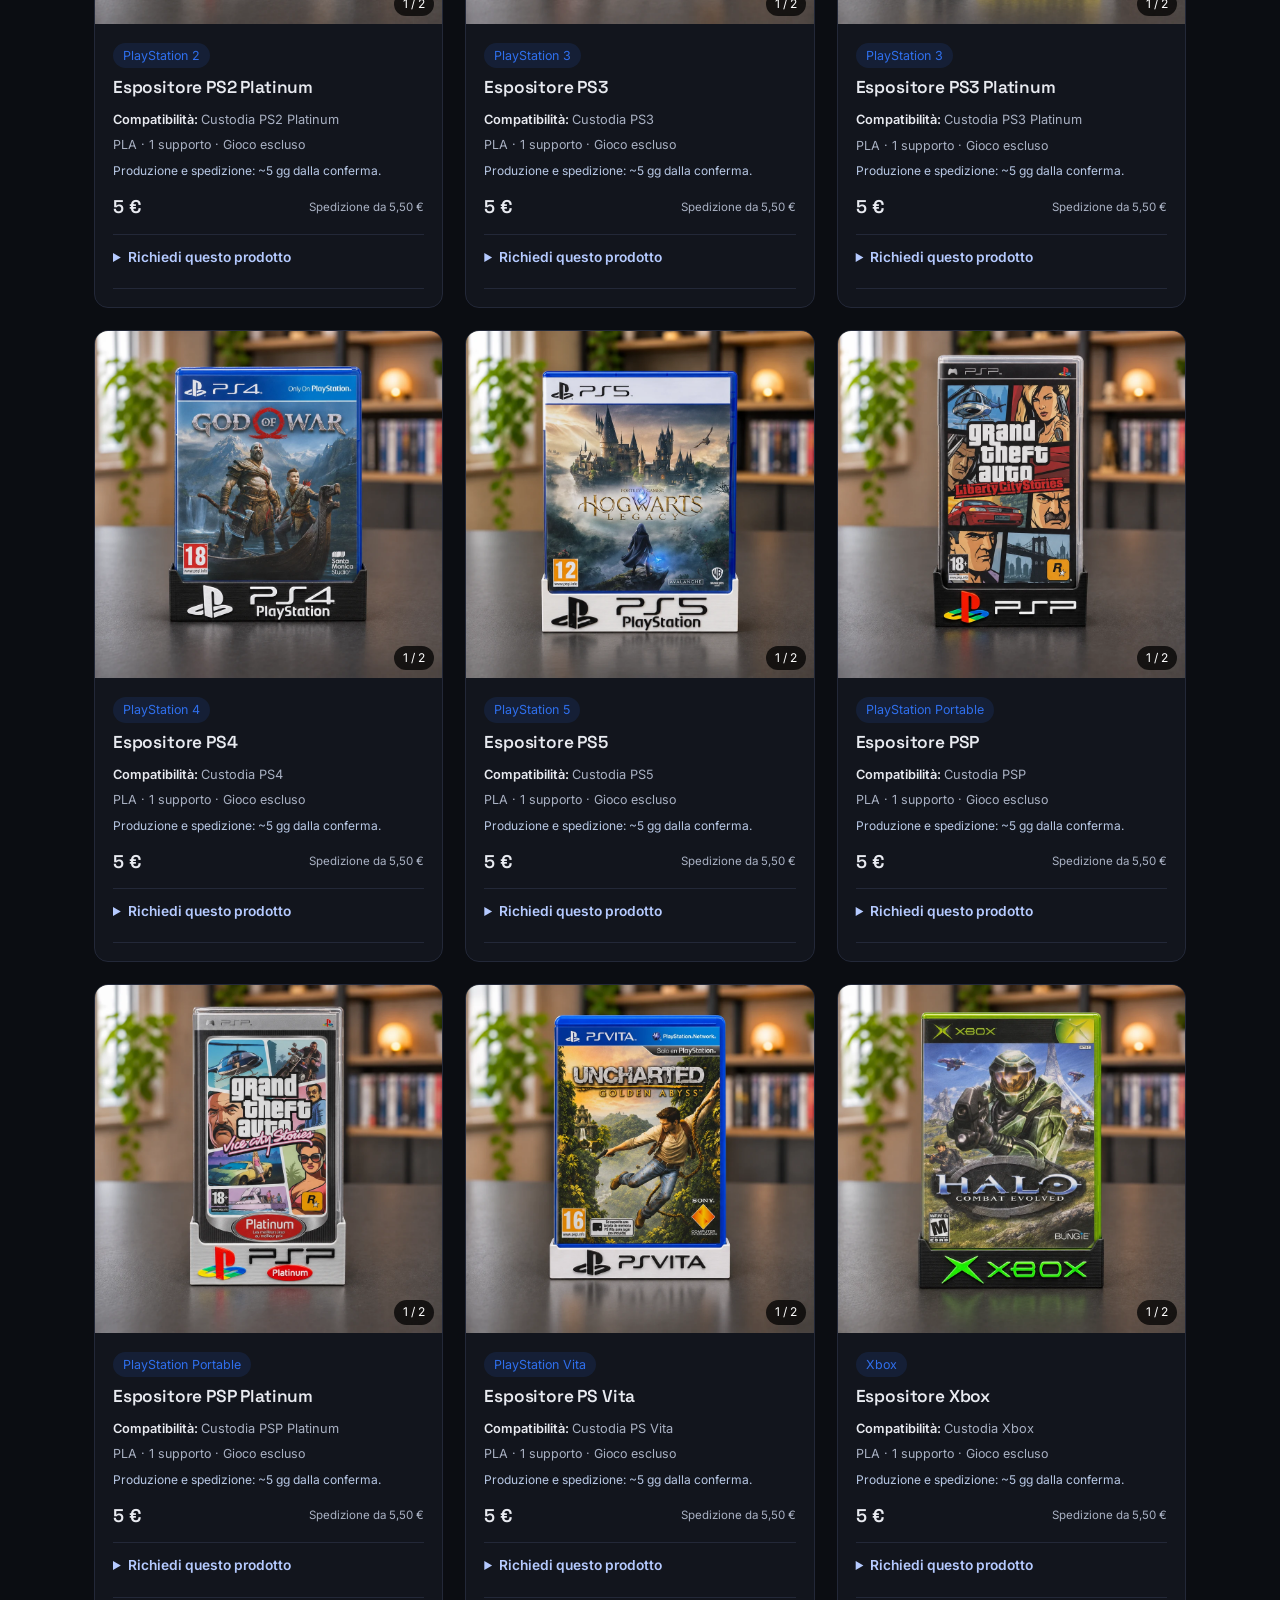
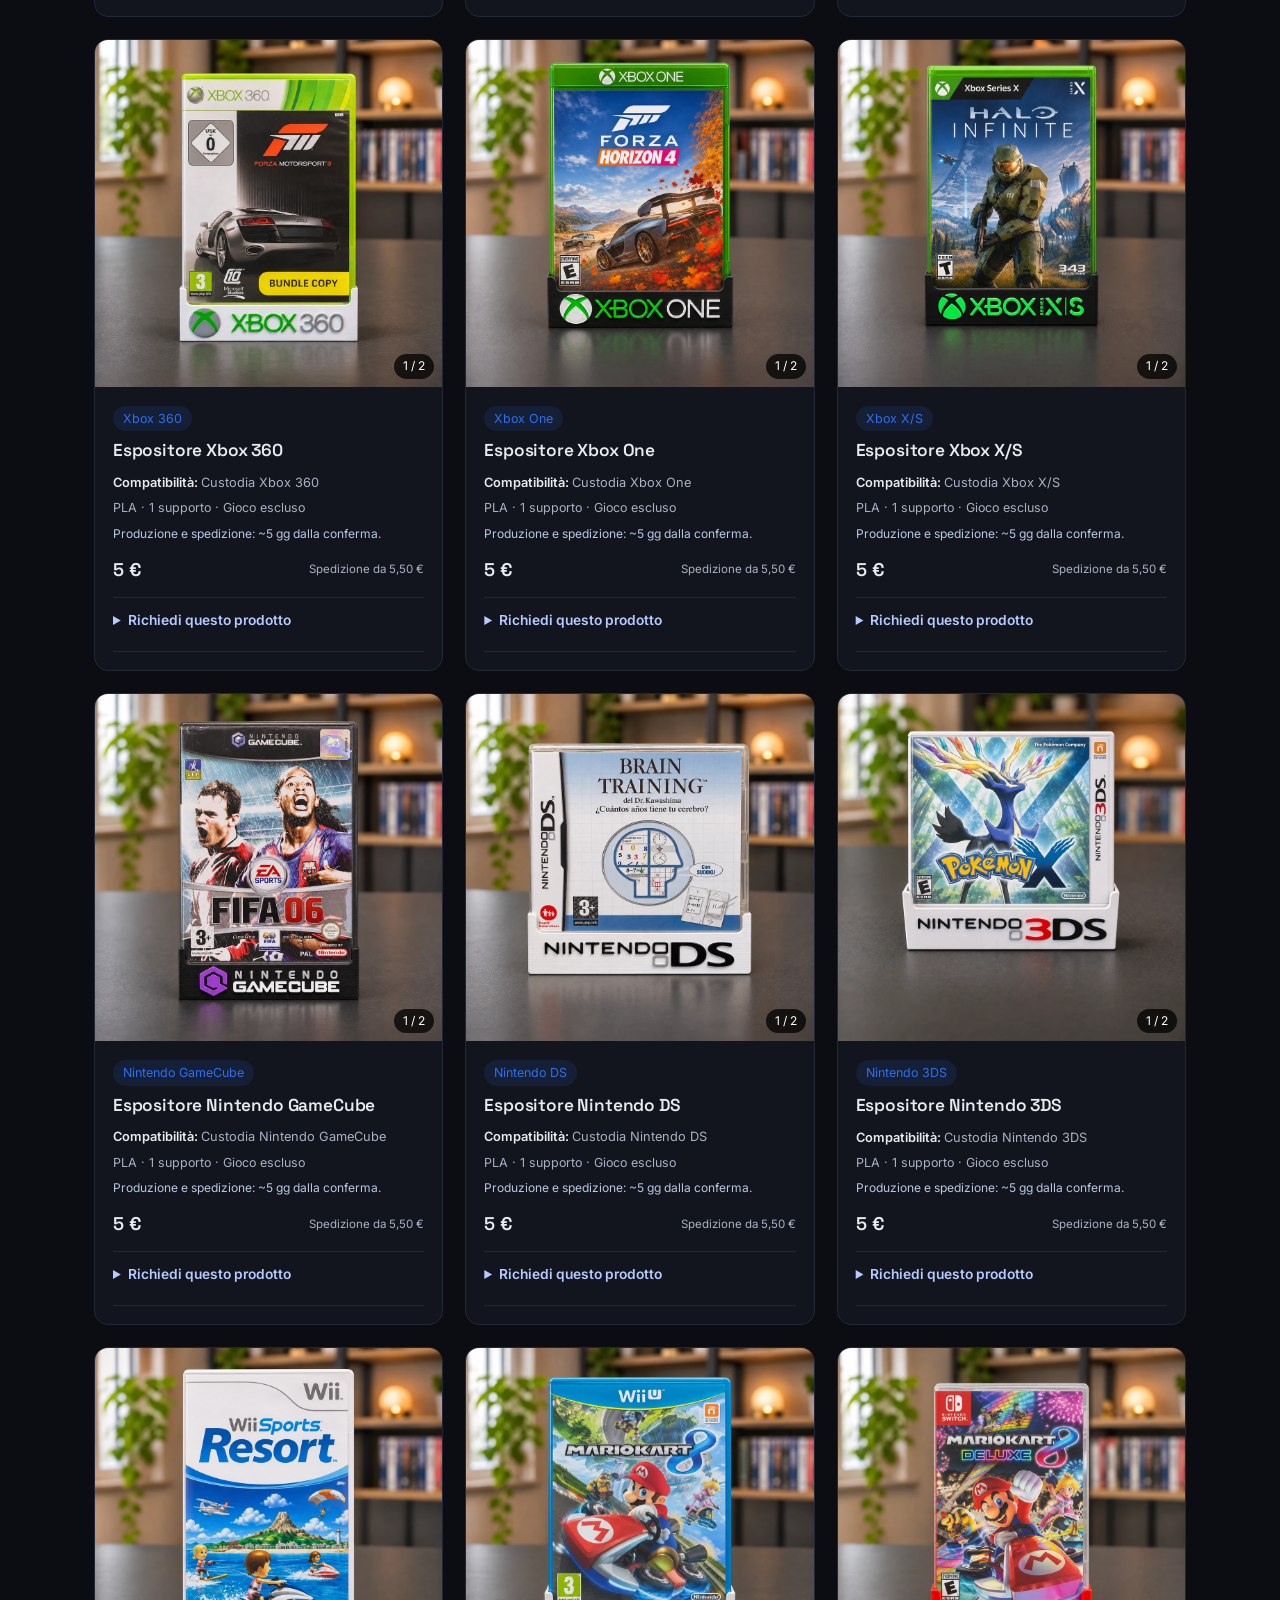
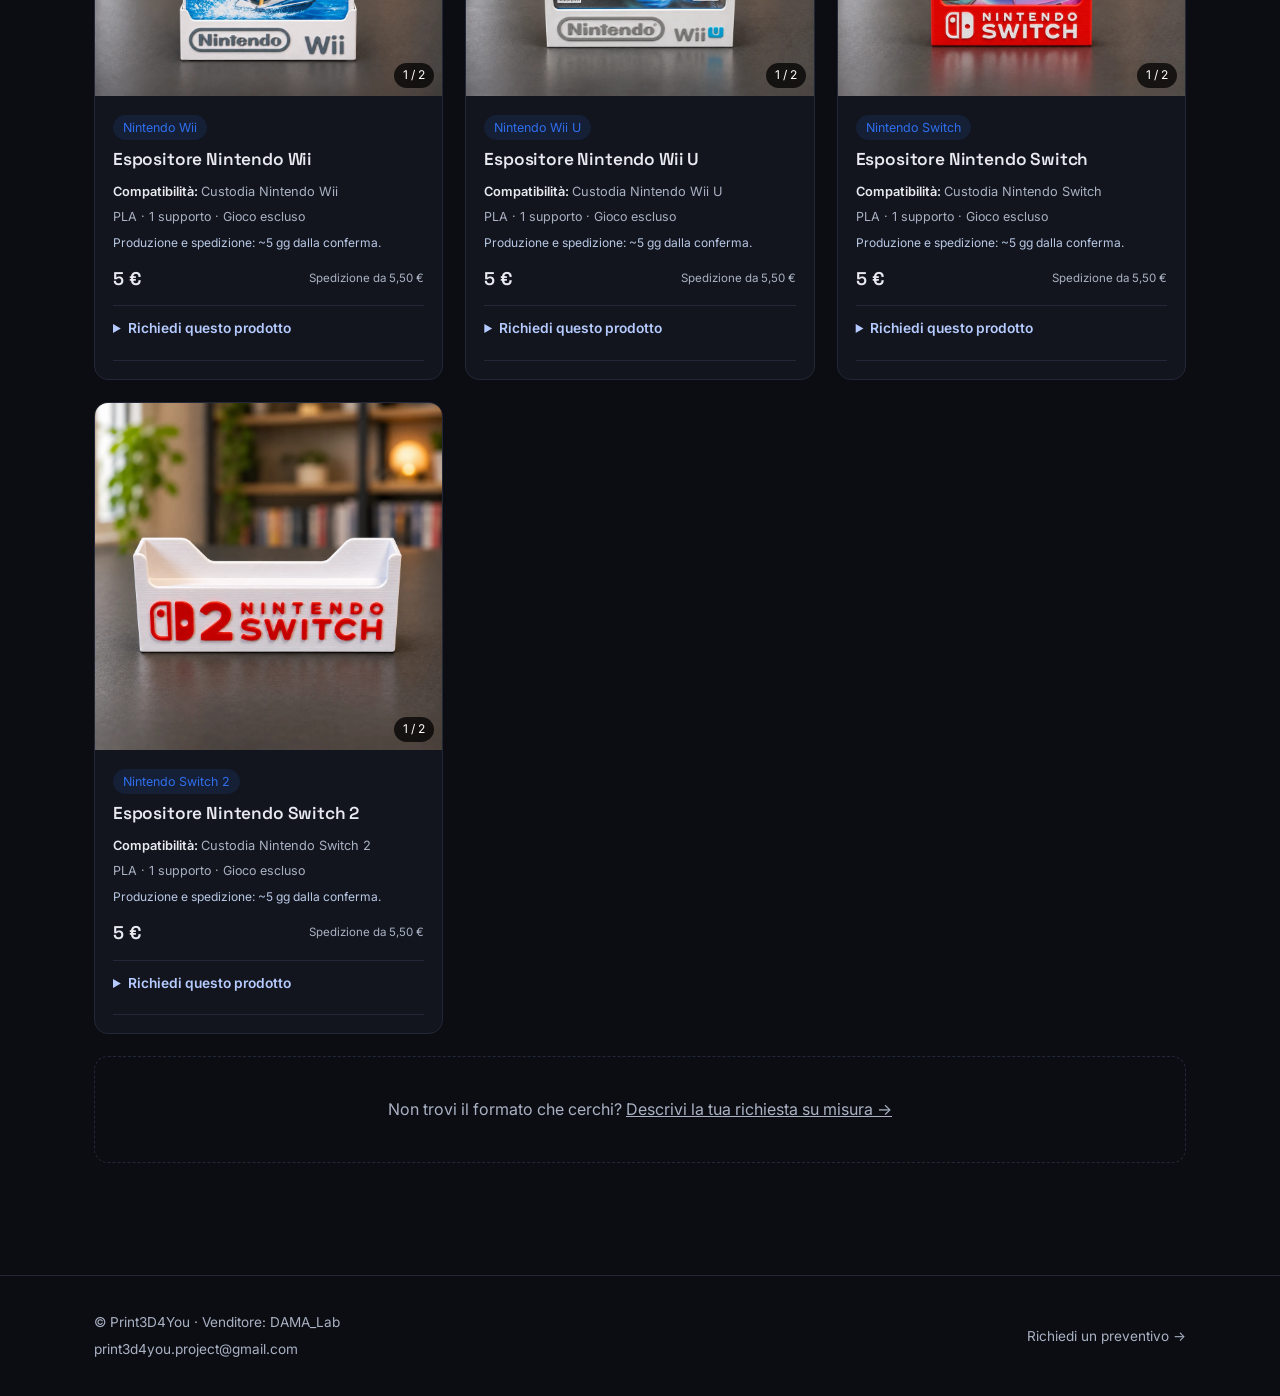
<file: espositori-giochi.html>
<!DOCTYPE html>
<html lang="it">
<head>
<meta charset="UTF-8">
<meta name="viewport" content="width=device-width, initial-scale=1.0">
<meta name="description" content="Espositori 3D per singoli videogiochi, brandizzati per piattaforma: Nintendo DS, PlayStation, Xbox.">
<title>Espositori per giochi | Print3D4You</title>
<link rel="preconnect" href="https://fonts.googleapis.com">
<link href="https://fonts.googleapis.com/css2?family=Space+Grotesk:wght@500;600;700&family=Inter:wght@400;500;600&display=swap" rel="stylesheet">
<link rel="stylesheet" href="styles.css?v=20261116-2">

<script>
window.TRACKING_CONFIG = { measurementId: "G-C6DGYZ65X0" };
</script>
<script async src="https://www.googletagmanager.com/gtag/js?id=G-C6DGYZ65X0"></script>
<script>
window.dataLayer = window.dataLayer || [];
function gtag(){dataLayer.push(arguments);}
gtag("js", new Date());
gtag("config", "G-C6DGYZ65X0");
</script>
<script src="tracking.js" defer></script><script src="catalogo.js?v=20261115-2" defer></script>
<script src="site.js?v=20261116-1" defer></script>
</head>
<body>
<a class="skip-link" href="#contenuto">Vai al contenuto</a>

<header class="site">
  <nav class="nav" aria-label="Navigazione principale">
    <a class="brand" href="index.html">
      <img src="site_images/brand/print3d4you-by-dama-lab-nero.svg" alt="Print3D4You by DAMA_Lab" width="1660" height="320">
    </a>
    <button class="nav-toggle" type="button" aria-expanded="false" aria-controls="main-menu">Menu <span aria-hidden="true">☰</span></button>
    <ul id="main-menu">
      <li><a href="quadri.html">Quadri</a></li>
      <li><a href="espositori-giochi.html" class="active">Espositori giochi</a></li>
      <li><a href="espositori-console.html">Espositori console</a></li>
    </ul>
    <a class="cta" href="richiesta.html">Richiedi una stampa 3D</a>
  </nav>
</header>

<main id="contenuto">
  <section class="catalog-hero">
    <div class="wrap">
      <div class="breadcrumb"><a href="index.html">Catalogo</a> / Espositori giochi</div>
      <h1>Espositori per singoli giochi</h1>
      <p class="lead" style="max-width:60ch; margin-top:14px;">Un supporto dedicato per ogni titolo, brandizzato con il logo della piattaforma. Tieni in mostra la tua copia fisica invece di lasciarla su uno scaffale.</p>
    </div>
  </section>

  <div class="wrap">
    <p class="catalog-note">Ambientazioni digitali illustrative; giochi non inclusi. Le foto originali sono disponibili sotto ogni immagine. Supporti standard: 5 € ciascuno. Eventuali personalizzazioni, spedizione e tempi saranno specificati nel preventivo prima della conferma.</p>
<p class="catalog-shortcuts"><a href="index.html#set-collezionisti">Scopri i set per collezionisti →</a> <a href="index.html#come-lavoriamo">Come lavoriamo →</a></p><div class="catalog-filter" hidden>
      <label for="platform-filter">Filtra per piattaforma</label>
      <select id="platform-filter"><option value="all">Tutte le piattaforme</option><option value="playstation">PlayStation</option><option value="xbox">Xbox</option><option value="nintendo">Nintendo</option></select>
      <span id="filter-count" role="status"></span>
    </div>
    <div class="product-grid">

      <div class="product-card" id="espositore-ps1">
        <a class="img-wrap" data-product-image href="site_images/giochi-ambientati/ps1-incastro-v2.webp" aria-label="Ingrandisci immagine prodotto"><img loading="lazy" decoding="async" width="1000" height="1000" src="site_images/giochi-ambientati/ps1-incastro-v2.webp" alt="Espositore PS1 con Gran Turismo"></a>
        <div class="info">
          <span class="tag">PlayStation 1</span>
          <h3>Espositore PS1</h3>
          <div class="product-views"><a href="site_images/giochi-photoroom/espo_ps1_1.jpg" target="_blank" rel="noopener noreferrer">Foto del supporto vuoto ↗</a></div>
          <dl class="product-facts"><div><dt>Compatibilità</dt><dd>Custodia PS1</dd></div></dl><p class="product-meta">PLA · 1 supporto · Gioco escluso</p>
  <p class="product-delivery">Produzione e spedizione: ~5 gg dalla conferma.</p><div class="price-row">
            <span class="price">5 €</span>
            <span class="quote-label">Spedizione da 5,50 €</span>
          </div>
        <details class="quick-quote"><summary>Richiedi questo prodotto</summary>
 <form action="richiesta.html" method="get" class="quick-quote-form">
 <input type="hidden" name="prodotto" value="Espositore PS1">

 <label>Quantità<input name="quantita" type="number" min="1" max="999" value="1" required inputmode="numeric"></label>
 <label><span class="quote-field-title">Note <small>(facoltative)</small></span><textarea name="note" rows="2" maxlength="500" placeholder="Es. vorrei una scritta diversa"></textarea></label>
 <input type="hidden" name="materiale" value="PLA">
 <p class="quote-hint"><strong>Spedizione</strong><span>5,50 € fino a 10 pezzi</span><small>Da 11 pezzi, costo comunicato via email.</small></p>
 <button class="btn btn-primary quote-submit" type="submit">Richiedi via email <span aria-hidden="true">→</span></button>
 <a class="quote-multiple" href="componi-set.html?tipo=giochi">Componi un set <span aria-hidden="true">→</span></a>
 </form></details></div>
      </div>

      <div class="product-card" id="espositore-ps1-platinum">
        <a class="img-wrap" data-product-image href="site_images/giochi-ambientati/ps1-platinum-corretta.png" aria-label="Ingrandisci immagine prodotto"><img loading="lazy" decoding="async" width="1254" height="1254" src="site_images/giochi-ambientati/ps1-platinum-corretta.png" alt="Espositore PS1 Platinum con Gran Turismo 2 Platinum"></a>
        <div class="info">
          <span class="tag">PlayStation 1</span>
          <h3>Espositore PS1 Platinum</h3>
          <div class="product-views"><a href="site_images/giochi-photoroom/espo_ps1p_1.jpg" target="_blank" rel="noopener noreferrer">Foto del supporto vuoto ↗</a></div>
          <dl class="product-facts"><div><dt>Compatibilità</dt><dd>Custodia PS1 Platinum</dd></div></dl><p class="product-meta">PLA · 1 supporto · Gioco escluso</p>
  <p class="product-delivery">Produzione e spedizione: ~5 gg dalla conferma.</p><div class="price-row">
            <span class="price">5 €</span>
            <span class="quote-label">Spedizione da 5,50 €</span>
          </div>
        <details class="quick-quote"><summary>Richiedi questo prodotto</summary>
 <form action="richiesta.html" method="get" class="quick-quote-form">
 <input type="hidden" name="prodotto" value="Espositore PS1 Platinum">

 <label>Quantità<input name="quantita" type="number" min="1" max="999" value="1" required inputmode="numeric"></label>
 <label><span class="quote-field-title">Note <small>(facoltative)</small></span><textarea name="note" rows="2" maxlength="500" placeholder="Es. vorrei una scritta diversa"></textarea></label>
 <input type="hidden" name="materiale" value="PLA">
 <p class="quote-hint"><strong>Spedizione</strong><span>5,50 € fino a 10 pezzi</span><small>Da 11 pezzi, costo comunicato via email.</small></p>
 <button class="btn btn-primary quote-submit" type="submit">Richiedi via email <span aria-hidden="true">→</span></button>
 <a class="quote-multiple" href="componi-set.html?tipo=giochi">Componi un set <span aria-hidden="true">→</span></a>
 </form></details></div>
      </div>

      <div class="product-card" id="espositore-ps2">
        <a class="img-wrap" data-product-image href="site_images/giochi-ambientati/ps2.webp" aria-label="Ingrandisci immagine prodotto"><img loading="lazy" decoding="async" width="1000" height="1000" src="site_images/giochi-ambientati/ps2.webp" alt="Espositore PS2 con GTA San Andreas"></a>
        <div class="info">
          <span class="tag">PlayStation 2</span>
          <h3>Espositore PS2</h3>
          <div class="product-views"><a href="site_images/giochi-photoroom/espo_ps2_1.jpg" target="_blank" rel="noopener noreferrer">Foto del supporto vuoto ↗</a></div>
          <dl class="product-facts"><div><dt>Compatibilità</dt><dd>Custodia PS2</dd></div></dl><p class="product-meta">PLA · 1 supporto · Gioco escluso</p>
  <p class="product-delivery">Produzione e spedizione: ~5 gg dalla conferma.</p><div class="price-row">
            <span class="price">5 €</span>
            <span class="quote-label">Spedizione da 5,50 €</span>
          </div>
        <details class="quick-quote"><summary>Richiedi questo prodotto</summary>
 <form action="richiesta.html" method="get" class="quick-quote-form">
 <input type="hidden" name="prodotto" value="Espositore PS2">

 <label>Quantità<input name="quantita" type="number" min="1" max="999" value="1" required inputmode="numeric"></label>
 <label><span class="quote-field-title">Note <small>(facoltative)</small></span><textarea name="note" rows="2" maxlength="500" placeholder="Es. vorrei una scritta diversa"></textarea></label>
 <input type="hidden" name="materiale" value="PLA">
 <p class="quote-hint"><strong>Spedizione</strong><span>5,50 € fino a 10 pezzi</span><small>Da 11 pezzi, costo comunicato via email.</small></p>
 <button class="btn btn-primary quote-submit" type="submit">Richiedi via email <span aria-hidden="true">→</span></button>
 <a class="quote-multiple" href="componi-set.html?tipo=giochi">Componi un set <span aria-hidden="true">→</span></a>
 </form></details></div>
      </div>

      <div class="product-card" id="espositore-ps2-platinum">
        <a class="img-wrap" data-product-image href="site_images/giochi-ambientati/ps2-platinum.webp" aria-label="Ingrandisci immagine prodotto"><img loading="lazy" decoding="async" width="1000" height="1000" src="site_images/giochi-ambientati/ps2-platinum.webp" alt="Espositore PS2 Platinum con FIFA Street"></a>
        <div class="info">
          <span class="tag">PlayStation 2</span>
          <h3>Espositore PS2 Platinum</h3>
          <div class="product-views"><a href="site_images/giochi-photoroom/espo_ps2.jpg" target="_blank" rel="noopener noreferrer">Foto del supporto vuoto ↗</a></div>
          <dl class="product-facts"><div><dt>Compatibilità</dt><dd>Custodia PS2 Platinum</dd></div></dl><p class="product-meta">PLA · 1 supporto · Gioco escluso</p>
  <p class="product-delivery">Produzione e spedizione: ~5 gg dalla conferma.</p><div class="price-row">
            <span class="price">5 €</span>
            <span class="quote-label">Spedizione da 5,50 €</span>
          </div>
        <details class="quick-quote"><summary>Richiedi questo prodotto</summary>
 <form action="richiesta.html" method="get" class="quick-quote-form">
 <input type="hidden" name="prodotto" value="Espositore PS2 Platinum">

 <label>Quantità<input name="quantita" type="number" min="1" max="999" value="1" required inputmode="numeric"></label>
 <label><span class="quote-field-title">Note <small>(facoltative)</small></span><textarea name="note" rows="2" maxlength="500" placeholder="Es. vorrei una scritta diversa"></textarea></label>
 <input type="hidden" name="materiale" value="PLA">
 <p class="quote-hint"><strong>Spedizione</strong><span>5,50 € fino a 10 pezzi</span><small>Da 11 pezzi, costo comunicato via email.</small></p>
 <button class="btn btn-primary quote-submit" type="submit">Richiedi via email <span aria-hidden="true">→</span></button>
 <a class="quote-multiple" href="componi-set.html?tipo=giochi">Componi un set <span aria-hidden="true">→</span></a>
 </form></details></div>
      </div>

      <div class="product-card" id="espositore-ps3">
        <a class="img-wrap" data-product-image href="site_images/giochi-ambientati/ps3.webp" aria-label="Ingrandisci immagine prodotto"><img loading="lazy" decoding="async" width="1000" height="1000" src="site_images/giochi-ambientati/ps3.webp" alt="Espositore PS3 con GTA V"></a>
        <div class="info">
          <span class="tag">PlayStation 3</span>
          <h3>Espositore PS3</h3>
          <div class="product-views"><a href="site_images/giochi-photoroom/espo_ps3_1.jpg" target="_blank" rel="noopener noreferrer">Foto del supporto vuoto ↗</a></div>
          <dl class="product-facts"><div><dt>Compatibilità</dt><dd>Custodia PS3</dd></div></dl><p class="product-meta">PLA · 1 supporto · Gioco escluso</p>
  <p class="product-delivery">Produzione e spedizione: ~5 gg dalla conferma.</p><div class="price-row">
            <span class="price">5 €</span>
            <span class="quote-label">Spedizione da 5,50 €</span>
          </div>
        <details class="quick-quote"><summary>Richiedi questo prodotto</summary>
 <form action="richiesta.html" method="get" class="quick-quote-form">
 <input type="hidden" name="prodotto" value="Espositore PS3">

 <label>Quantità<input name="quantita" type="number" min="1" max="999" value="1" required inputmode="numeric"></label>
 <label><span class="quote-field-title">Note <small>(facoltative)</small></span><textarea name="note" rows="2" maxlength="500" placeholder="Es. vorrei una scritta diversa"></textarea></label>
 <input type="hidden" name="materiale" value="PLA">
 <p class="quote-hint"><strong>Spedizione</strong><span>5,50 € fino a 10 pezzi</span><small>Da 11 pezzi, costo comunicato via email.</small></p>
 <button class="btn btn-primary quote-submit" type="submit">Richiedi via email <span aria-hidden="true">→</span></button>
 <a class="quote-multiple" href="componi-set.html?tipo=giochi">Componi un set <span aria-hidden="true">→</span></a>
 </form></details></div>
      </div>

      <div class="product-card" id="espositore-ps3-platinum">
        <a class="img-wrap" data-product-image href="site_images/giochi-ambientati/ps3-platinum.webp" aria-label="Ingrandisci immagine prodotto"><img loading="lazy" decoding="async" width="1000" height="1000" src="site_images/giochi-ambientati/ps3-platinum.webp" alt="Espositore PS3 Platinum con Uncharted 2 Platinum"></a>
        <div class="info">
          <span class="tag">PlayStation 3</span>
          <h3>Espositore PS3 Platinum</h3>
          <div class="product-views"><a href="site_images/giochi-photoroom/espo_ps3p_1.jpg" target="_blank" rel="noopener noreferrer">Foto del supporto vuoto ↗</a></div>
          <dl class="product-facts"><div><dt>Compatibilità</dt><dd>Custodia PS3 Platinum</dd></div></dl><p class="product-meta">PLA · 1 supporto · Gioco escluso</p>
  <p class="product-delivery">Produzione e spedizione: ~5 gg dalla conferma.</p><div class="price-row">
            <span class="price">5 €</span>
            <span class="quote-label">Spedizione da 5,50 €</span>
          </div>
        <details class="quick-quote"><summary>Richiedi questo prodotto</summary>
 <form action="richiesta.html" method="get" class="quick-quote-form">
 <input type="hidden" name="prodotto" value="Espositore PS3 Platinum">

 <label>Quantità<input name="quantita" type="number" min="1" max="999" value="1" required inputmode="numeric"></label>
 <label><span class="quote-field-title">Note <small>(facoltative)</small></span><textarea name="note" rows="2" maxlength="500" placeholder="Es. vorrei una scritta diversa"></textarea></label>
 <input type="hidden" name="materiale" value="PLA">
 <p class="quote-hint"><strong>Spedizione</strong><span>5,50 € fino a 10 pezzi</span><small>Da 11 pezzi, costo comunicato via email.</small></p>
 <button class="btn btn-primary quote-submit" type="submit">Richiedi via email <span aria-hidden="true">→</span></button>
 <a class="quote-multiple" href="componi-set.html?tipo=giochi">Componi un set <span aria-hidden="true">→</span></a>
 </form></details></div>
      </div>

      <div class="product-card" id="espositore-ps4">
        <a class="img-wrap" data-product-image href="site_images/giochi-ambientati/ps4.webp" aria-label="Ingrandisci immagine prodotto"><img loading="lazy" decoding="async" width="1000" height="1000" src="site_images/giochi-ambientati/ps4.webp" alt="Espositore PS4 con God of War"></a>
        <div class="info">
          <span class="tag">PlayStation 4</span>
          <h3>Espositore PS4</h3>
          <div class="product-views"><a href="site_images/giochi-photoroom/espo_ps4_1.jpg" target="_blank" rel="noopener noreferrer">Foto del supporto vuoto ↗</a></div>
          <dl class="product-facts"><div><dt>Compatibilità</dt><dd>Custodia PS4</dd></div></dl><p class="product-meta">PLA · 1 supporto · Gioco escluso</p>
  <p class="product-delivery">Produzione e spedizione: ~5 gg dalla conferma.</p><div class="price-row">
            <span class="price">5 €</span>
            <span class="quote-label">Spedizione da 5,50 €</span>
          </div>
        <details class="quick-quote"><summary>Richiedi questo prodotto</summary>
 <form action="richiesta.html" method="get" class="quick-quote-form">
 <input type="hidden" name="prodotto" value="Espositore PS4">

 <label>Quantità<input name="quantita" type="number" min="1" max="999" value="1" required inputmode="numeric"></label>
 <label><span class="quote-field-title">Note <small>(facoltative)</small></span><textarea name="note" rows="2" maxlength="500" placeholder="Es. vorrei una scritta diversa"></textarea></label>
 <input type="hidden" name="materiale" value="PLA">
 <p class="quote-hint"><strong>Spedizione</strong><span>5,50 € fino a 10 pezzi</span><small>Da 11 pezzi, costo comunicato via email.</small></p>
 <button class="btn btn-primary quote-submit" type="submit">Richiedi via email <span aria-hidden="true">→</span></button>
 <a class="quote-multiple" href="componi-set.html?tipo=giochi">Componi un set <span aria-hidden="true">→</span></a>
 </form></details></div>
      </div>

      <div class="product-card" id="espositore-ps5">
        <a class="img-wrap" data-product-image href="site_images/giochi-ambientati/ps5.webp" aria-label="Ingrandisci immagine prodotto"><img loading="lazy" decoding="async" width="1000" height="1000" src="site_images/giochi-ambientati/ps5.webp" alt="Espositore PS5 con Hogwarts Legacy"></a>
        <div class="info">
          <span class="tag">PlayStation 5</span>
          <h3>Espositore PS5</h3>
          <div class="product-views"><a href="site_images/giochi-photoroom/espo_ps5.jpg" target="_blank" rel="noopener noreferrer">Foto del supporto vuoto ↗</a></div>
          <dl class="product-facts"><div><dt>Compatibilità</dt><dd>Custodia PS5</dd></div></dl><p class="product-meta">PLA · 1 supporto · Gioco escluso</p>
  <p class="product-delivery">Produzione e spedizione: ~5 gg dalla conferma.</p><div class="price-row">
            <span class="price">5 €</span>
            <span class="quote-label">Spedizione da 5,50 €</span>
          </div>
        <details class="quick-quote"><summary>Richiedi questo prodotto</summary>
 <form action="richiesta.html" method="get" class="quick-quote-form">
 <input type="hidden" name="prodotto" value="Espositore PS5">

 <label>Quantità<input name="quantita" type="number" min="1" max="999" value="1" required inputmode="numeric"></label>
 <label><span class="quote-field-title">Note <small>(facoltative)</small></span><textarea name="note" rows="2" maxlength="500" placeholder="Es. vorrei una scritta diversa"></textarea></label>
 <input type="hidden" name="materiale" value="PLA">
 <p class="quote-hint"><strong>Spedizione</strong><span>5,50 € fino a 10 pezzi</span><small>Da 11 pezzi, costo comunicato via email.</small></p>
 <button class="btn btn-primary quote-submit" type="submit">Richiedi via email <span aria-hidden="true">→</span></button>
 <a class="quote-multiple" href="componi-set.html?tipo=giochi">Componi un set <span aria-hidden="true">→</span></a>
 </form></details></div>
      </div>

      <div class="product-card" id="espositore-psp">
        <a class="img-wrap" data-product-image href="site_images/giochi-ambientati/psp.webp" aria-label="Ingrandisci immagine prodotto"><img loading="lazy" decoding="async" width="1000" height="1000" src="site_images/giochi-ambientati/psp.webp" alt="Espositore PSP con GTA Liberty City Stories"></a>
        <div class="info">
          <span class="tag">PlayStation Portable</span>
          <h3>Espositore PSP</h3>
          <div class="product-views"><a href="site_images/giochi-photoroom/espo_psp_1.jpg" target="_blank" rel="noopener noreferrer">Foto del supporto vuoto ↗</a></div>
          <dl class="product-facts"><div><dt>Compatibilità</dt><dd>Custodia PSP</dd></div></dl><p class="product-meta">PLA · 1 supporto · Gioco escluso</p>
  <p class="product-delivery">Produzione e spedizione: ~5 gg dalla conferma.</p><div class="price-row">
            <span class="price">5 €</span>
            <span class="quote-label">Spedizione da 5,50 €</span>
          </div>
        <details class="quick-quote"><summary>Richiedi questo prodotto</summary>
 <form action="richiesta.html" method="get" class="quick-quote-form">
 <input type="hidden" name="prodotto" value="Espositore PSP">

 <label>Quantità<input name="quantita" type="number" min="1" max="999" value="1" required inputmode="numeric"></label>
 <label><span class="quote-field-title">Note <small>(facoltative)</small></span><textarea name="note" rows="2" maxlength="500" placeholder="Es. vorrei una scritta diversa"></textarea></label>
 <input type="hidden" name="materiale" value="PLA">
 <p class="quote-hint"><strong>Spedizione</strong><span>5,50 € fino a 10 pezzi</span><small>Da 11 pezzi, costo comunicato via email.</small></p>
 <button class="btn btn-primary quote-submit" type="submit">Richiedi via email <span aria-hidden="true">→</span></button>
 <a class="quote-multiple" href="componi-set.html?tipo=giochi">Componi un set <span aria-hidden="true">→</span></a>
 </form></details></div>
      </div>

      <div class="product-card" id="espositore-psp-platinum">
        <a class="img-wrap" data-product-image href="site_images/giochi-ambientati/psp-platinum.webp" aria-label="Ingrandisci immagine prodotto"><img loading="lazy" decoding="async" width="1000" height="1000" src="site_images/giochi-ambientati/psp-platinum.webp" alt="Espositore PSP Platinum con GTA Vice City Stories Platinum"></a>
        <div class="info">
          <span class="tag">PlayStation Portable</span>
          <h3>Espositore PSP Platinum</h3>
          <div class="product-views"><a href="site_images/giochi-photoroom/espo_pspp_1.jpg" target="_blank" rel="noopener noreferrer">Foto del supporto vuoto ↗</a></div>
          <dl class="product-facts"><div><dt>Compatibilità</dt><dd>Custodia PSP Platinum</dd></div></dl><p class="product-meta">PLA · 1 supporto · Gioco escluso</p>
  <p class="product-delivery">Produzione e spedizione: ~5 gg dalla conferma.</p><div class="price-row">
            <span class="price">5 €</span>
            <span class="quote-label">Spedizione da 5,50 €</span>
          </div>
        <details class="quick-quote"><summary>Richiedi questo prodotto</summary>
 <form action="richiesta.html" method="get" class="quick-quote-form">
 <input type="hidden" name="prodotto" value="Espositore PSP Platinum">

 <label>Quantità<input name="quantita" type="number" min="1" max="999" value="1" required inputmode="numeric"></label>
 <label><span class="quote-field-title">Note <small>(facoltative)</small></span><textarea name="note" rows="2" maxlength="500" placeholder="Es. vorrei una scritta diversa"></textarea></label>
 <input type="hidden" name="materiale" value="PLA">
 <p class="quote-hint"><strong>Spedizione</strong><span>5,50 € fino a 10 pezzi</span><small>Da 11 pezzi, costo comunicato via email.</small></p>
 <button class="btn btn-primary quote-submit" type="submit">Richiedi via email <span aria-hidden="true">→</span></button>
 <a class="quote-multiple" href="componi-set.html?tipo=giochi">Componi un set <span aria-hidden="true">→</span></a>
 </form></details></div>
      </div>

      <div class="product-card" id="espositore-ps-vita">
        <a class="img-wrap" data-product-image href="site_images/giochi-ambientati/ps-vita-v3.webp" aria-label="Ingrandisci immagine prodotto"><img loading="lazy" decoding="async" width="1000" height="1000" src="site_images/giochi-ambientati/ps-vita-v3.webp" alt="Espositore PS Vita con Uncharted Golden Abyss"></a>
        <div class="info">
          <span class="tag">PlayStation Vita</span>
          <h3>Espositore PS Vita</h3>
          <div class="product-views"><a href="site_images/giochi-photoroom/espo_psvita_1.jpg" target="_blank" rel="noopener noreferrer">Foto del supporto vuoto ↗</a></div>
          <dl class="product-facts"><div><dt>Compatibilità</dt><dd>Custodia PS Vita</dd></div></dl><p class="product-meta">PLA · 1 supporto · Gioco escluso</p>
  <p class="product-delivery">Produzione e spedizione: ~5 gg dalla conferma.</p><div class="price-row">
            <span class="price">5 €</span>
            <span class="quote-label">Spedizione da 5,50 €</span>
          </div>
        <details class="quick-quote"><summary>Richiedi questo prodotto</summary>
 <form action="richiesta.html" method="get" class="quick-quote-form">
 <input type="hidden" name="prodotto" value="Espositore PS Vita">

 <label>Quantità<input name="quantita" type="number" min="1" max="999" value="1" required inputmode="numeric"></label>
 <label><span class="quote-field-title">Note <small>(facoltative)</small></span><textarea name="note" rows="2" maxlength="500" placeholder="Es. vorrei una scritta diversa"></textarea></label>
 <input type="hidden" name="materiale" value="PLA">
 <p class="quote-hint"><strong>Spedizione</strong><span>5,50 € fino a 10 pezzi</span><small>Da 11 pezzi, costo comunicato via email.</small></p>
 <button class="btn btn-primary quote-submit" type="submit">Richiedi via email <span aria-hidden="true">→</span></button>
 <a class="quote-multiple" href="componi-set.html?tipo=giochi">Componi un set <span aria-hidden="true">→</span></a>
 </form></details></div>
      </div>

      <div class="product-card" id="espositore-xbox">
        <a class="img-wrap" data-product-image href="site_images/giochi-ambientati/xbox.webp" aria-label="Ingrandisci immagine prodotto"><img loading="lazy" decoding="async" width="1000" height="1000" src="site_images/giochi-ambientati/xbox.webp" alt="Espositore Xbox con Halo Combat Evolved"></a>
        <div class="info">
          <span class="tag">Xbox</span>
          <h3>Espositore Xbox</h3>
          <div class="product-views"><a href="site_images/giochi-photoroom/espo_xbox_1.jpg" target="_blank" rel="noopener noreferrer">Foto del supporto vuoto ↗</a></div>
          <dl class="product-facts"><div><dt>Compatibilità</dt><dd>Custodia Xbox</dd></div></dl><p class="product-meta">PLA · 1 supporto · Gioco escluso</p>
  <p class="product-delivery">Produzione e spedizione: ~5 gg dalla conferma.</p><div class="price-row">
            <span class="price">5 €</span>
            <span class="quote-label">Spedizione da 5,50 €</span>
          </div>
        <details class="quick-quote"><summary>Richiedi questo prodotto</summary>
 <form action="richiesta.html" method="get" class="quick-quote-form">
 <input type="hidden" name="prodotto" value="Espositore Xbox">

 <label>Quantità<input name="quantita" type="number" min="1" max="999" value="1" required inputmode="numeric"></label>
 <label><span class="quote-field-title">Note <small>(facoltative)</small></span><textarea name="note" rows="2" maxlength="500" placeholder="Es. vorrei una scritta diversa"></textarea></label>
 <input type="hidden" name="materiale" value="PLA">
 <p class="quote-hint"><strong>Spedizione</strong><span>5,50 € fino a 10 pezzi</span><small>Da 11 pezzi, costo comunicato via email.</small></p>
 <button class="btn btn-primary quote-submit" type="submit">Richiedi via email <span aria-hidden="true">→</span></button>
 <a class="quote-multiple" href="componi-set.html?tipo=giochi">Componi un set <span aria-hidden="true">→</span></a>
 </form></details></div>
      </div>

      <div class="product-card" id="espositore-xbox-360">
        <a class="img-wrap" data-product-image href="site_images/giochi-ambientati/xbox360.webp" aria-label="Ingrandisci immagine prodotto"><img loading="lazy" decoding="async" width="1000" height="1000" src="site_images/giochi-ambientati/xbox360.webp" alt="Espositore Xbox 360 con Forza Motorsport 3"></a>
        <div class="info">
          <span class="tag">Xbox 360</span>
          <h3>Espositore Xbox 360</h3>
          <div class="product-views"><a href="site_images/giochi-photoroom/espo_xbox360.jpg" target="_blank" rel="noopener noreferrer">Foto del supporto vuoto ↗</a></div>
          <dl class="product-facts"><div><dt>Compatibilità</dt><dd>Custodia Xbox 360</dd></div></dl><p class="product-meta">PLA · 1 supporto · Gioco escluso</p>
  <p class="product-delivery">Produzione e spedizione: ~5 gg dalla conferma.</p><div class="price-row">
            <span class="price">5 €</span>
            <span class="quote-label">Spedizione da 5,50 €</span>
          </div>
        <details class="quick-quote"><summary>Richiedi questo prodotto</summary>
 <form action="richiesta.html" method="get" class="quick-quote-form">
 <input type="hidden" name="prodotto" value="Espositore Xbox 360">

 <label>Quantità<input name="quantita" type="number" min="1" max="999" value="1" required inputmode="numeric"></label>
 <label><span class="quote-field-title">Note <small>(facoltative)</small></span><textarea name="note" rows="2" maxlength="500" placeholder="Es. vorrei una scritta diversa"></textarea></label>
 <input type="hidden" name="materiale" value="PLA">
 <p class="quote-hint"><strong>Spedizione</strong><span>5,50 € fino a 10 pezzi</span><small>Da 11 pezzi, costo comunicato via email.</small></p>
 <button class="btn btn-primary quote-submit" type="submit">Richiedi via email <span aria-hidden="true">→</span></button>
 <a class="quote-multiple" href="componi-set.html?tipo=giochi">Componi un set <span aria-hidden="true">→</span></a>
 </form></details></div>
      </div>

      <div class="product-card" id="espositore-xbox-one">
        <a class="img-wrap" data-product-image href="site_images/giochi-ambientati/xbox-one-v2.webp" aria-label="Ingrandisci immagine prodotto"><img loading="lazy" decoding="async" width="1000" height="1000" src="site_images/giochi-ambientati/xbox-one-v2.webp" alt="Espositore Xbox One con Forza Horizon 4"></a>
        <div class="info">
          <span class="tag">Xbox One</span>
          <h3>Espositore Xbox One</h3>
          <div class="product-views"><a href="site_images/giochi-photoroom/espo_xboxone_1.jpg" target="_blank" rel="noopener noreferrer">Foto del supporto vuoto ↗</a></div>
          <dl class="product-facts"><div><dt>Compatibilità</dt><dd>Custodia Xbox One</dd></div></dl><p class="product-meta">PLA · 1 supporto · Gioco escluso</p>
  <p class="product-delivery">Produzione e spedizione: ~5 gg dalla conferma.</p><div class="price-row">
            <span class="price">5 €</span>
            <span class="quote-label">Spedizione da 5,50 €</span>
          </div>
        <details class="quick-quote"><summary>Richiedi questo prodotto</summary>
 <form action="richiesta.html" method="get" class="quick-quote-form">
 <input type="hidden" name="prodotto" value="Espositore Xbox One">

 <label>Quantità<input name="quantita" type="number" min="1" max="999" value="1" required inputmode="numeric"></label>
 <label><span class="quote-field-title">Note <small>(facoltative)</small></span><textarea name="note" rows="2" maxlength="500" placeholder="Es. vorrei una scritta diversa"></textarea></label>
 <input type="hidden" name="materiale" value="PLA">
 <p class="quote-hint"><strong>Spedizione</strong><span>5,50 € fino a 10 pezzi</span><small>Da 11 pezzi, costo comunicato via email.</small></p>
 <button class="btn btn-primary quote-submit" type="submit">Richiedi via email <span aria-hidden="true">→</span></button>
 <a class="quote-multiple" href="componi-set.html?tipo=giochi">Componi un set <span aria-hidden="true">→</span></a>
 </form></details></div>
      </div>

      <div class="product-card" id="espositore-xbox-x-s">
        <a class="img-wrap" data-product-image href="site_images/giochi-ambientati/xbox-series-v2.webp" aria-label="Ingrandisci immagine prodotto"><img loading="lazy" decoding="async" width="1000" height="1000" src="site_images/giochi-ambientati/xbox-series-v2.webp" alt="Espositore Xbox X/S con Halo Infinite"></a>
        <div class="info">
          <span class="tag">Xbox X/S</span>
          <h3>Espositore Xbox X/S</h3>
          <div class="product-views"><a href="site_images/giochi-photoroom/espo_xboxxs_1.jpg" target="_blank" rel="noopener noreferrer">Foto del supporto vuoto ↗</a></div>
          <dl class="product-facts"><div><dt>Compatibilità</dt><dd>Custodia Xbox X/S</dd></div></dl><p class="product-meta">PLA · 1 supporto · Gioco escluso</p>
  <p class="product-delivery">Produzione e spedizione: ~5 gg dalla conferma.</p><div class="price-row">
            <span class="price">5 €</span>
            <span class="quote-label">Spedizione da 5,50 €</span>
          </div>
        <details class="quick-quote"><summary>Richiedi questo prodotto</summary>
 <form action="richiesta.html" method="get" class="quick-quote-form">
 <input type="hidden" name="prodotto" value="Espositore Xbox X/S">

 <label>Quantità<input name="quantita" type="number" min="1" max="999" value="1" required inputmode="numeric"></label>
 <label><span class="quote-field-title">Note <small>(facoltative)</small></span><textarea name="note" rows="2" maxlength="500" placeholder="Es. vorrei una scritta diversa"></textarea></label>
 <input type="hidden" name="materiale" value="PLA">
 <p class="quote-hint"><strong>Spedizione</strong><span>5,50 € fino a 10 pezzi</span><small>Da 11 pezzi, costo comunicato via email.</small></p>
 <button class="btn btn-primary quote-submit" type="submit">Richiedi via email <span aria-hidden="true">→</span></button>
 <a class="quote-multiple" href="componi-set.html?tipo=giochi">Componi un set <span aria-hidden="true">→</span></a>
 </form></details></div>
      </div>

      <div class="product-card" id="espositore-nintendo-gamecube">
        <a class="img-wrap" data-product-image href="site_images/giochi-ambientati/gamecube.webp" aria-label="Ingrandisci immagine prodotto"><img loading="lazy" decoding="async" width="1000" height="1000" src="site_images/giochi-ambientati/gamecube.webp" alt="Espositore Nintendo GameCube con FIFA 06"></a>
        <div class="info">
          <span class="tag">Nintendo GameCube</span>
          <h3>Espositore Nintendo GameCube</h3>
          <div class="product-views"><a href="site_images/giochi-photoroom/espo_gamecube.jpg" target="_blank" rel="noopener noreferrer">Foto del supporto vuoto ↗</a></div>
          <dl class="product-facts"><div><dt>Compatibilità</dt><dd>Custodia Nintendo GameCube</dd></div></dl><p class="product-meta">PLA · 1 supporto · Gioco escluso</p>
  <p class="product-delivery">Produzione e spedizione: ~5 gg dalla conferma.</p><div class="price-row">
            <span class="price">5 €</span>
            <span class="quote-label">Spedizione da 5,50 €</span>
          </div>
        <details class="quick-quote"><summary>Richiedi questo prodotto</summary>
 <form action="richiesta.html" method="get" class="quick-quote-form">
 <input type="hidden" name="prodotto" value="Espositore Nintendo GameCube">

 <label>Quantità<input name="quantita" type="number" min="1" max="999" value="1" required inputmode="numeric"></label>
 <label><span class="quote-field-title">Note <small>(facoltative)</small></span><textarea name="note" rows="2" maxlength="500" placeholder="Es. vorrei una scritta diversa"></textarea></label>
 <input type="hidden" name="materiale" value="PLA">
 <p class="quote-hint"><strong>Spedizione</strong><span>5,50 € fino a 10 pezzi</span><small>Da 11 pezzi, costo comunicato via email.</small></p>
 <button class="btn btn-primary quote-submit" type="submit">Richiedi via email <span aria-hidden="true">→</span></button>
 <a class="quote-multiple" href="componi-set.html?tipo=giochi">Componi un set <span aria-hidden="true">→</span></a>
 </form></details></div>
      </div>

      <div class="product-card" id="espositore-nintendo-ds">
        <a class="img-wrap" data-product-image href="site_images/giochi-ambientati/ds.webp" aria-label="Ingrandisci immagine prodotto"><img loading="lazy" decoding="async" width="1000" height="1000" src="site_images/giochi-ambientati/ds.webp" alt="Espositore Nintendo DS con Brain Training"></a>
        <div class="info">
          <span class="tag">Nintendo DS</span>
          <h3>Espositore Nintendo DS</h3>
          <div class="product-views"><a href="site_images/giochi-photoroom/espo_ds.jpg" target="_blank" rel="noopener noreferrer">Foto del supporto vuoto ↗</a></div>
          <dl class="product-facts"><div><dt>Compatibilità</dt><dd>Custodia Nintendo DS</dd></div></dl><p class="product-meta">PLA · 1 supporto · Gioco escluso</p>
  <p class="product-delivery">Produzione e spedizione: ~5 gg dalla conferma.</p><div class="price-row">
            <span class="price">5 €</span>
            <span class="quote-label">Spedizione da 5,50 €</span>
          </div>
        <details class="quick-quote"><summary>Richiedi questo prodotto</summary>
 <form action="richiesta.html" method="get" class="quick-quote-form">
 <input type="hidden" name="prodotto" value="Espositore Nintendo DS">

 <label>Quantità<input name="quantita" type="number" min="1" max="999" value="1" required inputmode="numeric"></label>
 <label><span class="quote-field-title">Note <small>(facoltative)</small></span><textarea name="note" rows="2" maxlength="500" placeholder="Es. vorrei una scritta diversa"></textarea></label>
 <input type="hidden" name="materiale" value="PLA">
 <p class="quote-hint"><strong>Spedizione</strong><span>5,50 € fino a 10 pezzi</span><small>Da 11 pezzi, costo comunicato via email.</small></p>
 <button class="btn btn-primary quote-submit" type="submit">Richiedi via email <span aria-hidden="true">→</span></button>
 <a class="quote-multiple" href="componi-set.html?tipo=giochi">Componi un set <span aria-hidden="true">→</span></a>
 </form></details></div>
      </div>

      <div class="product-card" id="espositore-nintendo-3ds">
        <a class="img-wrap" data-product-image href="site_images/giochi-ambientati/3ds-v3.webp" aria-label="Ingrandisci immagine prodotto"><img loading="lazy" decoding="async" width="1000" height="1000" src="site_images/giochi-ambientati/3ds-v3.webp" alt="Espositore Nintendo 3DS con Pokémon X"></a>
        <div class="info">
          <span class="tag">Nintendo 3DS</span>
          <h3>Espositore Nintendo 3DS</h3>
          <div class="product-views"><a href="site_images/giochi-photoroom/espo_3ds_1.jpg" target="_blank" rel="noopener noreferrer">Foto del supporto vuoto ↗</a></div>
          <dl class="product-facts"><div><dt>Compatibilità</dt><dd>Custodia Nintendo 3DS</dd></div></dl><p class="product-meta">PLA · 1 supporto · Gioco escluso</p>
  <p class="product-delivery">Produzione e spedizione: ~5 gg dalla conferma.</p><div class="price-row">
            <span class="price">5 €</span>
            <span class="quote-label">Spedizione da 5,50 €</span>
          </div>
        <details class="quick-quote"><summary>Richiedi questo prodotto</summary>
 <form action="richiesta.html" method="get" class="quick-quote-form">
 <input type="hidden" name="prodotto" value="Espositore Nintendo 3DS">

 <label>Quantità<input name="quantita" type="number" min="1" max="999" value="1" required inputmode="numeric"></label>
 <label><span class="quote-field-title">Note <small>(facoltative)</small></span><textarea name="note" rows="2" maxlength="500" placeholder="Es. vorrei una scritta diversa"></textarea></label>
 <input type="hidden" name="materiale" value="PLA">
 <p class="quote-hint"><strong>Spedizione</strong><span>5,50 € fino a 10 pezzi</span><small>Da 11 pezzi, costo comunicato via email.</small></p>
 <button class="btn btn-primary quote-submit" type="submit">Richiedi via email <span aria-hidden="true">→</span></button>
 <a class="quote-multiple" href="componi-set.html?tipo=giochi">Componi un set <span aria-hidden="true">→</span></a>
 </form></details></div>
      </div>

      <div class="product-card" id="espositore-nintendo-wii">
        <a class="img-wrap" data-product-image href="site_images/giochi-ambientati/wii-v3.webp" aria-label="Ingrandisci immagine prodotto"><img loading="lazy" decoding="async" width="1000" height="1000" src="site_images/giochi-ambientati/wii-v3.webp" alt="Espositore Nintendo Wii con Wii Sports Resort"></a>
        <div class="info">
          <span class="tag">Nintendo Wii</span>
          <h3>Espositore Nintendo Wii</h3>
          <div class="product-views"><a href="site_images/giochi-photoroom/espo_wii_1.jpg" target="_blank" rel="noopener noreferrer">Foto del supporto vuoto ↗</a></div>
          <dl class="product-facts"><div><dt>Compatibilità</dt><dd>Custodia Nintendo Wii</dd></div></dl><p class="product-meta">PLA · 1 supporto · Gioco escluso</p>
  <p class="product-delivery">Produzione e spedizione: ~5 gg dalla conferma.</p><div class="price-row">
            <span class="price">5 €</span>
            <span class="quote-label">Spedizione da 5,50 €</span>
          </div>
        <details class="quick-quote"><summary>Richiedi questo prodotto</summary>
 <form action="richiesta.html" method="get" class="quick-quote-form">
 <input type="hidden" name="prodotto" value="Espositore Nintendo Wii">

 <label>Quantità<input name="quantita" type="number" min="1" max="999" value="1" required inputmode="numeric"></label>
 <label><span class="quote-field-title">Note <small>(facoltative)</small></span><textarea name="note" rows="2" maxlength="500" placeholder="Es. vorrei una scritta diversa"></textarea></label>
 <input type="hidden" name="materiale" value="PLA">
 <p class="quote-hint"><strong>Spedizione</strong><span>5,50 € fino a 10 pezzi</span><small>Da 11 pezzi, costo comunicato via email.</small></p>
 <button class="btn btn-primary quote-submit" type="submit">Richiedi via email <span aria-hidden="true">→</span></button>
 <a class="quote-multiple" href="componi-set.html?tipo=giochi">Componi un set <span aria-hidden="true">→</span></a>
 </form></details></div>
      </div>


      <div class="product-card" id="espositore-nintendo-wii-u">
        <a class="img-wrap" data-product-image href="site_images/giochi-ambientati/wii-u.webp" aria-label="Ingrandisci immagine prodotto"><img loading="lazy" decoding="async" width="1000" height="1000" src="site_images/giochi-ambientati/wii-u.webp" alt="Espositore Nintendo Wii U con Mario Kart 8"></a>
        <div class="info">
          <span class="tag">Nintendo Wii U</span>
          <h3>Espositore Nintendo Wii U</h3>
          <div class="product-views"><a href="site_images/giochi-photoroom/espo_wiiu_1.jpg" target="_blank" rel="noopener noreferrer">Foto del supporto vuoto ↗</a></div>
          <dl class="product-facts"><div><dt>Compatibilità</dt><dd>Custodia Nintendo Wii U</dd></div></dl><p class="product-meta">PLA · 1 supporto · Gioco escluso</p>
  <p class="product-delivery">Produzione e spedizione: ~5 gg dalla conferma.</p><div class="price-row">
            <span class="price">5 €</span>
            <span class="quote-label">Spedizione da 5,50 €</span>
          </div>
        <details class="quick-quote"><summary>Richiedi questo prodotto</summary>
 <form action="richiesta.html" method="get" class="quick-quote-form">
 <input type="hidden" name="prodotto" value="Espositore Nintendo Wii U">

 <label>Quantità<input name="quantita" type="number" min="1" max="999" value="1" required inputmode="numeric"></label>
 <label><span class="quote-field-title">Note <small>(facoltative)</small></span><textarea name="note" rows="2" maxlength="500" placeholder="Es. vorrei una scritta diversa"></textarea></label>
 <input type="hidden" name="materiale" value="PLA">
 <p class="quote-hint"><strong>Spedizione</strong><span>5,50 € fino a 10 pezzi</span><small>Da 11 pezzi, costo comunicato via email.</small></p>
 <button class="btn btn-primary quote-submit" type="submit">Richiedi via email <span aria-hidden="true">→</span></button>
 <a class="quote-multiple" href="componi-set.html?tipo=giochi">Componi un set <span aria-hidden="true">→</span></a>
 </form></details></div>
      </div>

      <div class="product-card" id="espositore-nintendo-switch">
        <a class="img-wrap" data-product-image href="site_images/giochi-ambientati/switch.webp" aria-label="Ingrandisci immagine prodotto"><img loading="lazy" decoding="async" width="1000" height="1000" src="site_images/giochi-ambientati/switch.webp" alt="Espositore Nintendo Switch con Mario Kart 8 Deluxe"></a>
        <div class="info">
          <span class="tag">Nintendo Switch</span>
          <h3>Espositore Nintendo Switch</h3>
          <div class="product-views"><a href="site_images/giochi-photoroom/espo_switch_1.jpg" target="_blank" rel="noopener noreferrer">Foto del supporto vuoto ↗</a></div>
          <dl class="product-facts"><div><dt>Compatibilità</dt><dd>Custodia Nintendo Switch</dd></div></dl><p class="product-meta">PLA · 1 supporto · Gioco escluso</p>
  <p class="product-delivery">Produzione e spedizione: ~5 gg dalla conferma.</p><div class="price-row">
            <span class="price">5 €</span>
            <span class="quote-label">Spedizione da 5,50 €</span>
          </div>
        <details class="quick-quote"><summary>Richiedi questo prodotto</summary>
 <form action="richiesta.html" method="get" class="quick-quote-form">
 <input type="hidden" name="prodotto" value="Espositore Nintendo Switch">

 <label>Quantità<input name="quantita" type="number" min="1" max="999" value="1" required inputmode="numeric"></label>
 <label><span class="quote-field-title">Note <small>(facoltative)</small></span><textarea name="note" rows="2" maxlength="500" placeholder="Es. vorrei una scritta diversa"></textarea></label>
 <input type="hidden" name="materiale" value="PLA">
 <p class="quote-hint"><strong>Spedizione</strong><span>5,50 € fino a 10 pezzi</span><small>Da 11 pezzi, costo comunicato via email.</small></p>
 <button class="btn btn-primary quote-submit" type="submit">Richiedi via email <span aria-hidden="true">→</span></button>
 <a class="quote-multiple" href="componi-set.html?tipo=giochi">Componi un set <span aria-hidden="true">→</span></a>
 </form></details></div>
      </div>


     <div class="product-card" id="espositore-nintendo-switch-2">
        <a class="img-wrap" data-product-image href="site_images/giochi-ambientati/switch2.webp" aria-label="Ingrandisci immagine prodotto"><img loading="lazy" decoding="async" width="1000" height="1000" src="site_images/giochi-ambientati/switch2.webp" alt="Espositore Nintendo Switch 2 senza gioco"></a>
        <div class="info">
          <span class="tag">Nintendo Switch 2</span>
          <h3>Espositore Nintendo Switch 2</h3>
          <div class="product-views"><a href="site_images/giochi-photoroom/espo_switch2_1.jpg" target="_blank" rel="noopener noreferrer">Foto del supporto vuoto ↗</a></div>
          <dl class="product-facts"><div><dt>Compatibilità</dt><dd>Custodia Nintendo Switch 2</dd></div></dl><p class="product-meta">PLA · 1 supporto · Gioco escluso</p>
  <p class="product-delivery">Produzione e spedizione: ~5 gg dalla conferma.</p><div class="price-row">
            <span class="price">5 €</span>
            <span class="quote-label">Spedizione da 5,50 €</span>
          </div>
        <details class="quick-quote"><summary>Richiedi questo prodotto</summary>
 <form action="richiesta.html" method="get" class="quick-quote-form">
 <input type="hidden" name="prodotto" value="Espositore Nintendo Switch 2">

 <label>Quantità<input name="quantita" type="number" min="1" max="999" value="1" required inputmode="numeric"></label>
 <label><span class="quote-field-title">Note <small>(facoltative)</small></span><textarea name="note" rows="2" maxlength="500" placeholder="Es. vorrei una scritta diversa"></textarea></label>
 <input type="hidden" name="materiale" value="PLA">
 <p class="quote-hint"><strong>Spedizione</strong><span>5,50 € fino a 10 pezzi</span><small>Da 11 pezzi, costo comunicato via email.</small></p>
 <button class="btn btn-primary quote-submit" type="submit">Richiedi via email <span aria-hidden="true">→</span></button>
 <a class="quote-multiple" href="componi-set.html?tipo=giochi">Componi un set <span aria-hidden="true">→</span></a>
 </form></details></div>
      </div>


      <div class="empty-note">
        Non trovi il formato che cerchi? <a href="richiesta.html">Descrivi la tua richiesta su misura →</a>
      </div>

    </div>
  </div>
</main>

<footer class="site">
  <div class="wrap">
    <div class="seller-contact">
      <p>© Print3D4You · Venditore: DAMA_Lab</p>
      <a href="mailto:print3d4you.project@gmail.com">print3d4you.project@gmail.com</a>
    </div>
    <a href="richiesta.html">Richiedi un preventivo →</a>
  </div>
</footer>

</body>
</html>
</file>
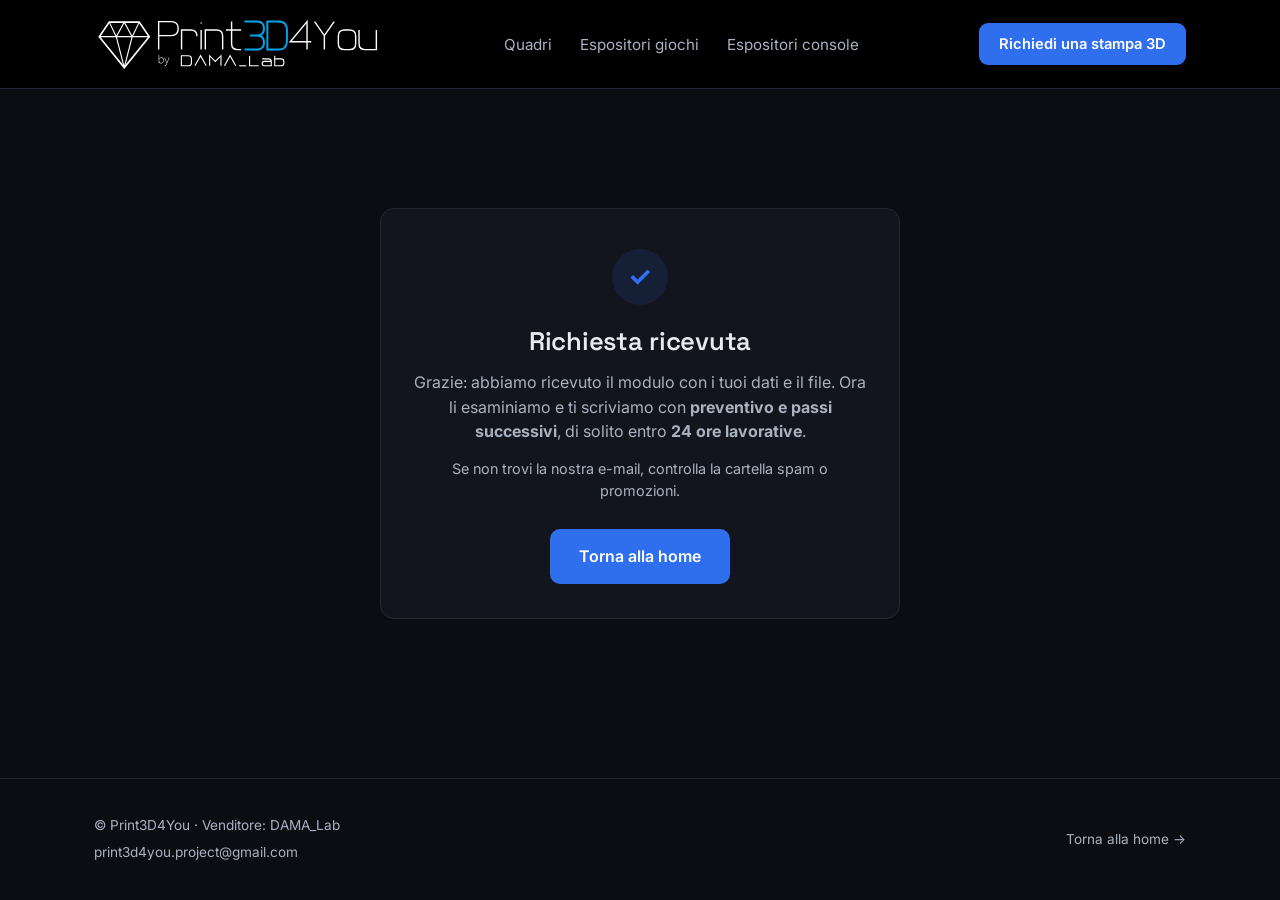
<file: grazie.html>
<!DOCTYPE html>
<html lang="it">
<head>
<meta charset="UTF-8">
<meta name="viewport" content="width=device-width, initial-scale=1.0">
<meta name="description" content="Richiesta ricevuta. Ti contatteremo con il preventivo entro 24 ore lavorative.">
<title>Richiesta ricevuta | Print3D4You</title>
<link rel="preconnect" href="https://fonts.googleapis.com">
<link href="https://fonts.googleapis.com/css2?family=Space+Grotesk:wght@500;600;700&family=Inter:wght@400;500;600&display=swap" rel="stylesheet">
<link rel="stylesheet" href="styles.css?v=20261115-5">




<script>
window.TRACKING_CONFIG = { measurementId: "G-C6DGYZ65X0" };
</script>
<script async src="https://www.googletagmanager.com/gtag/js?id=G-C6DGYZ65X0"></script>
<script>
window.dataLayer = window.dataLayer || [];
function gtag(){dataLayer.push(arguments);}
gtag("js", new Date());
gtag("config", "G-C6DGYZ65X0");
</script>
<script src="tracking.js" defer></script><script src="catalogo.js?v=20261115-2" defer></script>
<script src="site.js?v=20261115-3" defer></script>
<style>
  body{ display:flex; flex-direction:column; min-height:100vh; }
  main.thanks{
    flex:1; display:flex; flex-direction:column; align-items:center; justify-content:center;
    padding:48px 20px; text-align:center;
  }
  .card{
    background:var(--surface); border:1px solid var(--border); border-radius:var(--radius);
    max-width:520px; padding:40px 30px 34px;
  }
  .success-mark{
    width:56px; height:56px; margin:0 auto 22px; border-radius:50%;
    background:var(--accent-soft); color:var(--accent);
    display:flex; align-items:center; justify-content:center;
    font-size:1.7rem; font-weight:700;
  }
  .card h1{ font-size:1.6rem; margin-bottom:.5em; }
  .card p{ margin:0 auto 14px; }
  .card p:last-of-type{ margin-bottom:0; font-size:0.9rem; }
</style>
</head>
<body>
<a class="skip-link" href="#contenuto">Vai al contenuto</a>

<header class="site">
  <nav class="nav" aria-label="Navigazione principale">
    <a class="brand" href="index.html">
      <img src="site_images/brand/print3d4you-by-dama-lab-nero.svg" alt="Print3D4You by DAMA_Lab" width="1660" height="320">
    </a>
    <button class="nav-toggle" type="button" aria-expanded="false" aria-controls="main-menu">Menu <span aria-hidden="true">☰</span></button>
    <ul id="main-menu">
      <li><a href="quadri.html">Quadri</a></li>
      <li><a href="espositori-giochi.html">Espositori giochi</a></li>
      <li><a href="espositori-console.html">Espositori console</a></li>
    </ul>
    <a class="cta" href="richiesta.html">Richiedi una stampa 3D</a>
  </nav>
</header>

<main class="thanks">
  <div class="card">
    <div class="success-mark" aria-hidden="true">✓</div>
    <h1>Richiesta ricevuta</h1>
    <p>Grazie: abbiamo ricevuto il modulo con i tuoi dati e il file. Ora li esaminiamo e ti scriviamo con <strong>preventivo e passi successivi</strong>, di solito entro <strong>24 ore lavorative</strong>.</p>
    <p>Se non trovi la nostra e-mail, controlla la cartella spam o promozioni.</p>
    <div style="margin-top:26px;">
      <a href="index.html" class="btn btn-primary">Torna alla home</a>
    </div>
  </div>
</main>

<footer class="site">
  <div class="wrap">
    <div class="seller-contact">
      <p>© Print3D4You · Venditore: DAMA_Lab</p>
      <a href="mailto:print3d4you.project@gmail.com">print3d4you.project@gmail.com</a>
    </div>
    <a href="index.html">Torna alla home →</a>
  </div>
</footer>

</body>
</html>
</file>
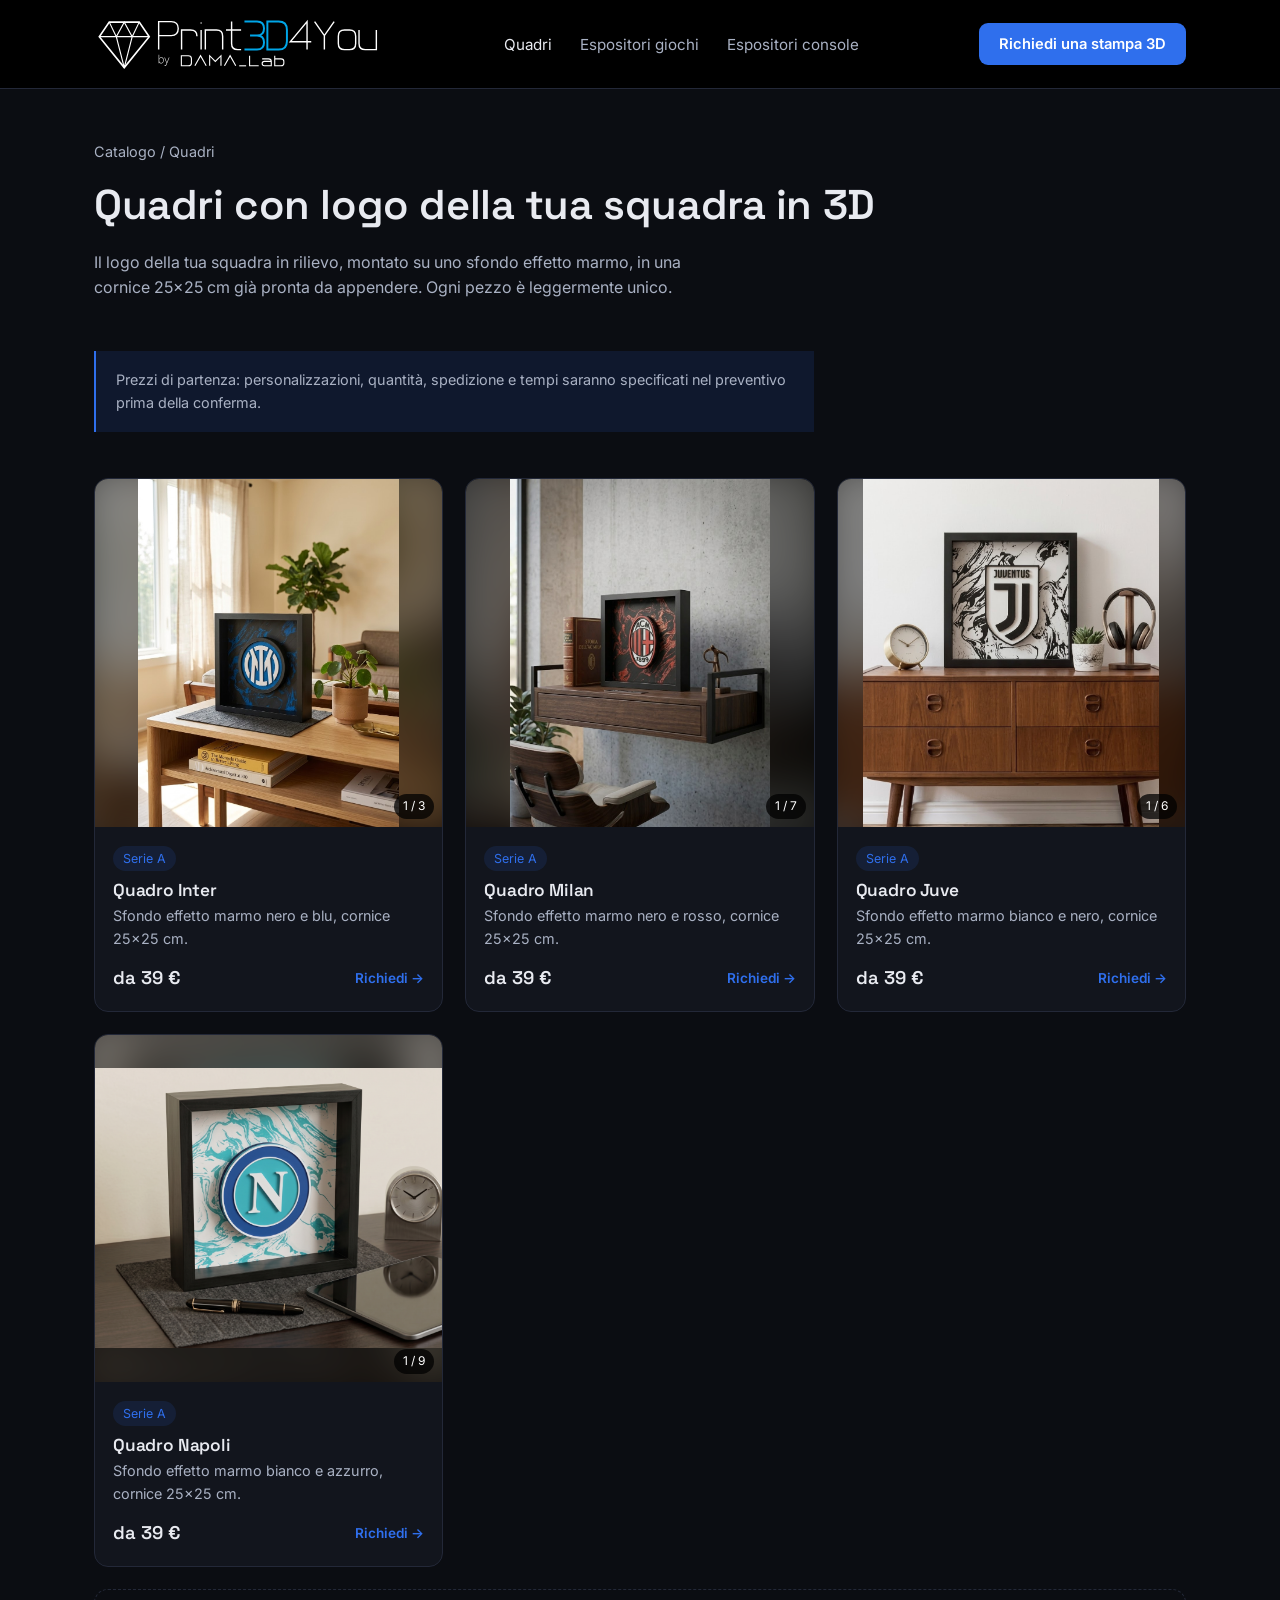
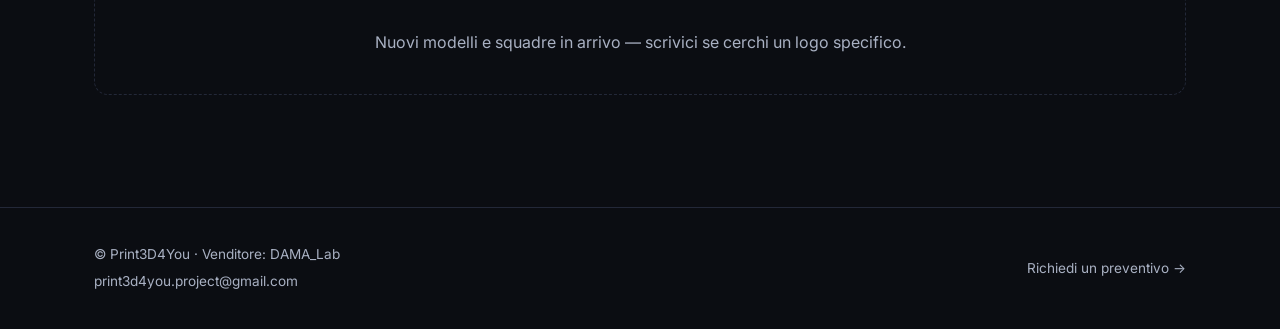
<file: quadri.html>
<!DOCTYPE html>
<html lang="it">
<head>
<meta charset="UTF-8">
<meta name="viewport" content="width=device-width, initial-scale=1.0">
<meta name="description" content="Quadri 25x25cm con loghi di squadre di calcio stampati in 3D, sfondo dipinto a mano. Personalizzabili con la squadra del cuore.">
<title>Quadri con logo 3D | Print3D4You</title>
<link rel="preconnect" href="https://fonts.googleapis.com">
<link href="https://fonts.googleapis.com/css2?family=Space+Grotesk:wght@500;600;700&family=Inter:wght@400;500;600&display=swap" rel="stylesheet">
<link rel="stylesheet" href="styles.css?v=20261115-5">

<script>
window.TRACKING_CONFIG = { measurementId: "G-C6DGYZ65X0" };
</script>
<script async src="https://www.googletagmanager.com/gtag/js?id=G-C6DGYZ65X0"></script>
<script>
window.dataLayer = window.dataLayer || [];
function gtag(){dataLayer.push(arguments);}
gtag("js", new Date());
gtag("config", "G-C6DGYZ65X0");
</script>
<script src="tracking.js" defer></script><script src="catalogo.js?v=20261115-2" defer></script>
<script src="site.js?v=20261115-3" defer></script>
</head>
<body>
<a class="skip-link" href="#contenuto">Vai al contenuto</a>

<header class="site">
  <nav class="nav" aria-label="Navigazione principale">
    <a class="brand" href="index.html">
      <img src="site_images/brand/print3d4you-by-dama-lab-nero.svg" alt="Print3D4You by DAMA_Lab" width="1660" height="320">
    </a>
    <button class="nav-toggle" type="button" aria-expanded="false" aria-controls="main-menu">Menu <span aria-hidden="true">☰</span></button>
    <ul id="main-menu">
      <li><a href="quadri.html" class="active">Quadri</a></li>
      <li><a href="espositori-giochi.html">Espositori giochi</a></li>
      <li><a href="espositori-console.html">Espositori console</a></li>
    </ul>
    <a class="cta" href="richiesta.html">Richiedi una stampa 3D</a>
  </nav>
</header>

<main id="contenuto">
  <section class="catalog-hero">
    <div class="wrap">
      <div class="breadcrumb"><a href="index.html">Catalogo</a> / Quadri</div>
      <h1>Quadri con logo della tua squadra in 3D</h1>
      <p class="lead" style="max-width:60ch; margin-top:14px;">Il logo della tua squadra in rilievo, montato su uno sfondo effetto marmo, in una cornice 25×25 cm già pronta da appendere. Ogni pezzo è leggermente unico.</p>
    </div>
  </section>

  <div class="wrap">
    <p class="catalog-note">Prezzi di partenza: personalizzazioni, quantità, spedizione e tempi saranno specificati nel preventivo prima della conferma.</p>
    <div class="product-grid">

      <div class="product-card" id="quadro-inter">
        <a class="img-wrap" data-product-image href="site_images/quadro_inter_1.jpg"><img loading="lazy" decoding="async" src="site_images/quadro_inter_1.jpg" alt="Quadro Inter"></a>
        <template class="product-photos"><a href="site_images/gallery/quadro-inter-1.jpeg">Quadro Inter, foto 1</a><a href="site_images/gallery/quadro-inter-2.jpeg">Quadro Inter, foto 2</a></template>
        <div class="info">
          <span class="tag">Serie A</span>
          <h3>Quadro Inter</h3>
          <p>Sfondo effetto marmo nero e blu, cornice 25×25 cm.</p>
          <div class="price-row">
            <span class="price">da 39 €</span>
            <a class="mini-btn" href="richiesta.html?prodotto=Quadro%20Inter">Richiedi →</a>
          </div>
        </div>
      </div>

      <div class="product-card" id="quadro-milan">
        <a class="img-wrap" data-product-image href="site_images/quadro_milan_1.jpg"><img loading="lazy" decoding="async" src="site_images/quadro_milan_1.jpg" alt="Quadro Milan"></a>
        <template class="product-photos"><a href="site_images/gallery/quadro-milan-1.jpeg">Quadro Milan, foto 1</a><a href="site_images/gallery/quadro-milan-2.jpeg">Quadro Milan, foto 2</a><a href="site_images/gallery/quadro-milan-3.jpeg">Quadro Milan, foto 3</a><a href="site_images/gallery/quadro-milan-4.jpeg">Quadro Milan, foto 4</a><a href="site_images/gallery/quadro-milan-5.jpeg">Quadro Milan, foto 5</a><a href="site_images/gallery/quadro-milan-6.jpeg">Quadro Milan, foto 6</a></template>
        <div class="info">
          <span class="tag">Serie A</span>
          <h3>Quadro Milan</h3>
          <p>Sfondo effetto marmo nero e rosso, cornice 25×25 cm.</p>
          <div class="price-row">
            <span class="price">da 39 €</span>
            <a class="mini-btn" href="richiesta.html?prodotto=Quadro%20Milan">Richiedi →</a>
          </div>
        </div>
      </div>

      <div class="product-card" id="quadro-juve">
        <a class="img-wrap" data-product-image href="site_images/quadro_juve_1.jpg"><img loading="lazy" decoding="async" src="site_images/quadro_juve_1.jpg" alt="Quadro Juve"></a>
        <template class="product-photos"><a href="site_images/gallery/quadro-juve-1.jpeg">Quadro Juve, foto 1</a><a href="site_images/gallery/quadro-juve-2.jpeg">Quadro Juve, foto 2</a><a href="site_images/gallery/quadro-juve-3.jpeg">Quadro Juve, foto 3</a><a href="site_images/gallery/quadro-juve-4.jpeg">Quadro Juve, foto 4</a><a href="site_images/gallery/quadro-juve-5.jpeg">Quadro Juve, foto 5</a></template>
        <div class="info">
          <span class="tag">Serie A</span>
          <h3>Quadro Juve</h3>
          <p>Sfondo effetto marmo bianco e nero, cornice 25×25 cm.</p>
          <div class="price-row">
            <span class="price">da 39 €</span>
            <a class="mini-btn" href="richiesta.html?prodotto=Quadro%20Juve">Richiedi →</a>
          </div>
        </div>
      </div>

            <div class="product-card" id="quadro-napoli">
        <a class="img-wrap" data-product-image href="site_images/quadro_napoli_1.jpg"><img loading="lazy" decoding="async" src="site_images/quadro_napoli_1.jpg" alt="Quadro Napoli"></a>
        <template class="product-photos"><a href="site_images/gallery/quadro-napoli-1.jpeg">Quadro Napoli, foto 1</a><a href="site_images/gallery/quadro-napoli-2.jpeg">Quadro Napoli, foto 2</a><a href="site_images/gallery/quadro-napoli-3.jpeg">Quadro Napoli, foto 3</a><a href="site_images/gallery/quadro-napoli-4.jpeg">Quadro Napoli, foto 4</a><a href="site_images/gallery/quadro-napoli-5.jpeg">Quadro Napoli, foto 5</a><a href="site_images/gallery/quadro-napoli-6.jpeg">Quadro Napoli, foto 6</a><a href="site_images/gallery/quadro-napoli-7.jpeg">Quadro Napoli, foto 7</a><a href="site_images/gallery/quadro-napoli-8.jpeg">Quadro Napoli, foto 8</a></template>
        <div class="info">
          <span class="tag">Serie A</span>
          <h3>Quadro Napoli</h3>
          <p>Sfondo effetto marmo bianco e azzurro, cornice 25×25 cm.</p>
          <div class="price-row">
            <span class="price">da 39 €</span>
            <a class="mini-btn" href="richiesta.html?prodotto=Quadro%20Napoli">Richiedi →</a>
          </div>
        </div>
      </div>
      

      <div class="empty-note">
        Nuovi modelli e squadre in arrivo — scrivici se cerchi un logo specifico.
      </div>

    </div>
  </div>
</main>

<footer class="site">
  <div class="wrap">
    <div class="seller-contact">
      <p>© Print3D4You · Venditore: DAMA_Lab</p>
      <a href="mailto:print3d4you.project@gmail.com">print3d4you.project@gmail.com</a>
    </div>
    <a href="richiesta.html">Richiedi un preventivo →</a>
  </div>
</footer>

</body>
</html>
</file>
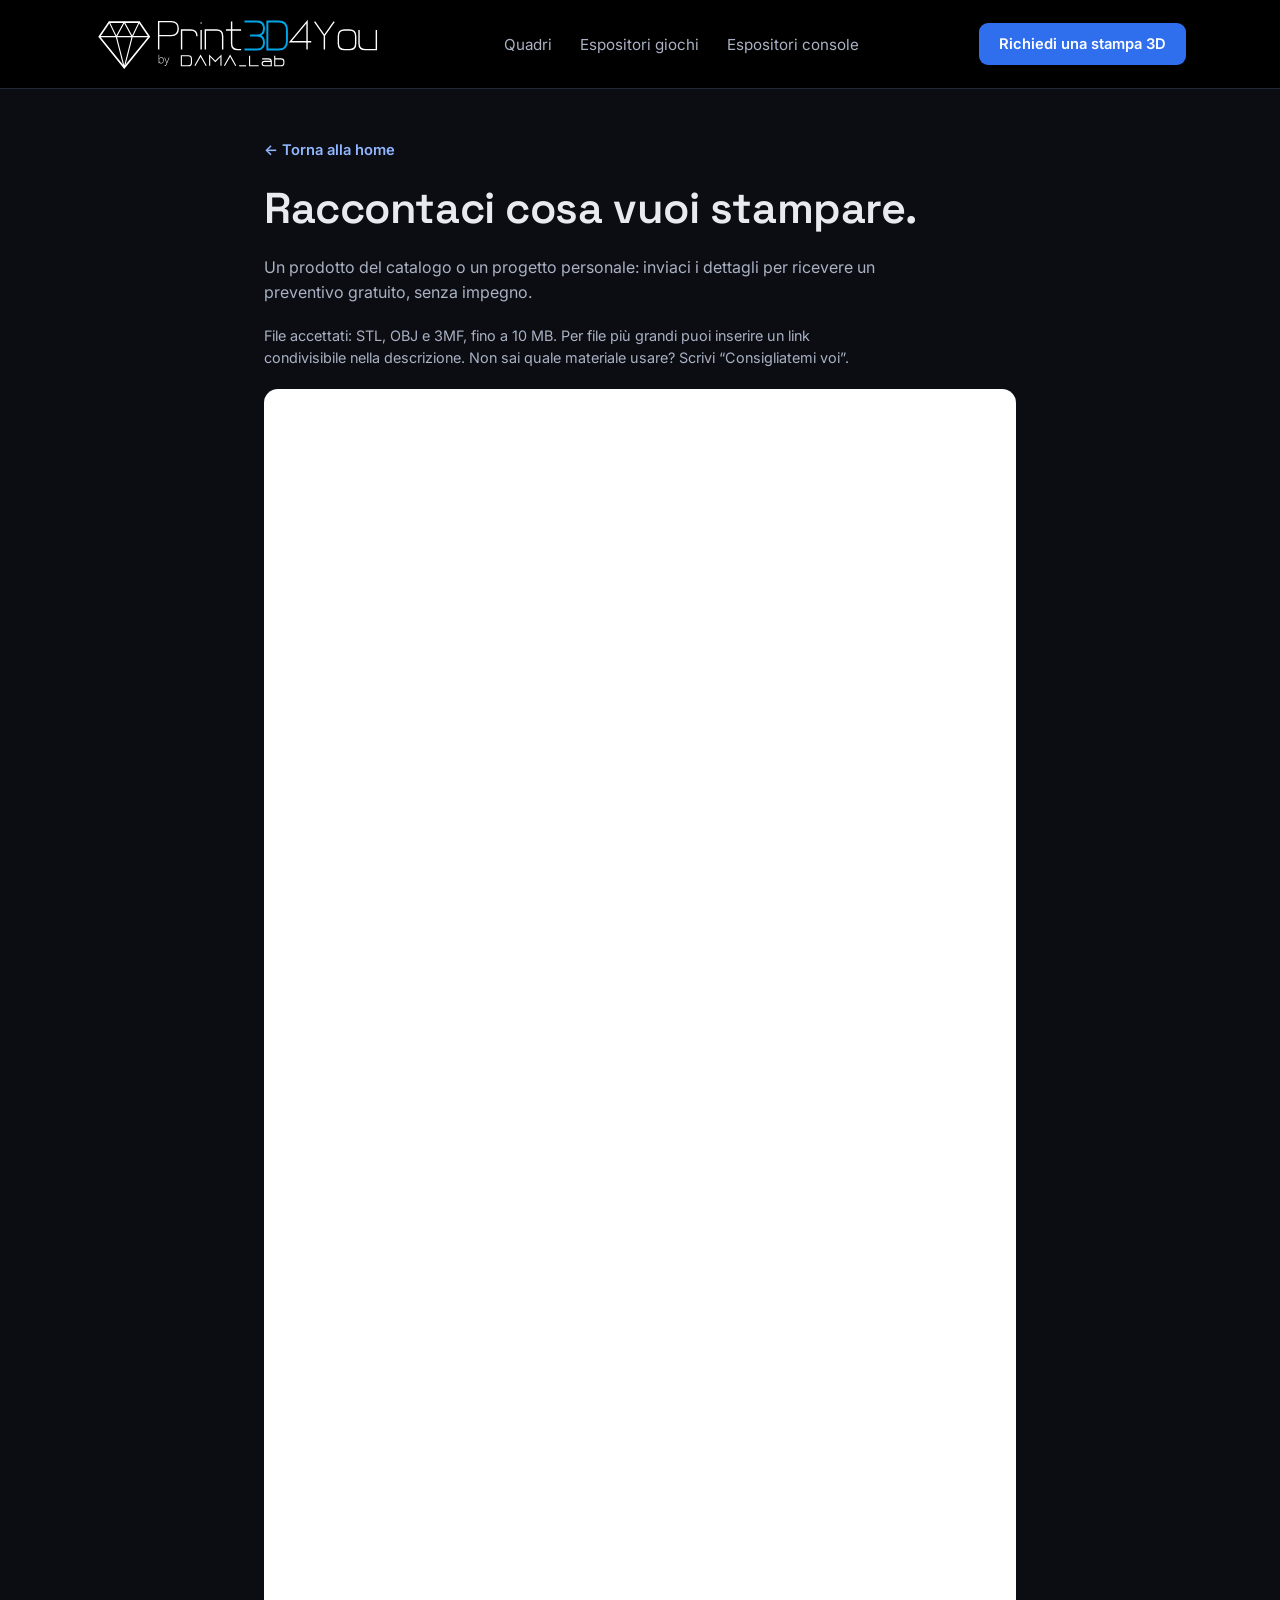
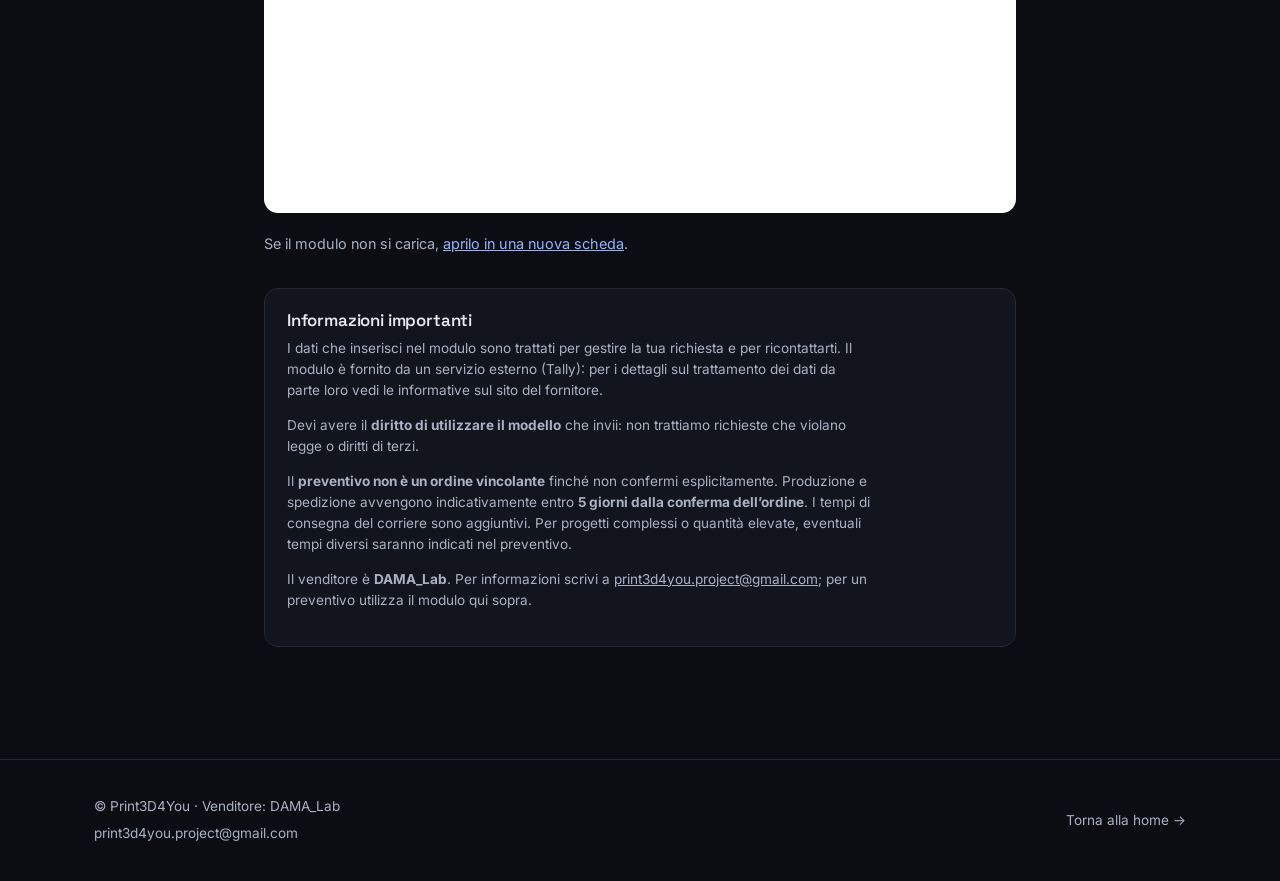
<file: richiesta.html>
<!DOCTYPE html>
<html lang="it">
<head>
<meta charset="UTF-8">
<meta name="viewport" content="width=device-width, initial-scale=1.0">
<meta name="description" content="Invia il tuo file 3D e richiedi un preventivo gratuito per la stampa 3D.">
<title>Richiedi una stampa 3D | Print3D4You</title>
<link rel="preconnect" href="https://fonts.googleapis.com">
<link href="https://fonts.googleapis.com/css2?family=Space+Grotesk:wght@500;600;700&family=Inter:wght@400;500;600&display=swap" rel="stylesheet">
<link rel="stylesheet" href="styles.css?v=20261115-7">




<script>
window.TRACKING_CONFIG = { measurementId: "G-C6DGYZ65X0" };
</script>
<script async src="https://www.googletagmanager.com/gtag/js?id=G-C6DGYZ65X0"></script>
<script>
window.dataLayer = window.dataLayer || [];
function gtag(){dataLayer.push(arguments);}
gtag("js", new Date());
gtag("config", "G-C6DGYZ65X0");
</script>
<script src="tracking.js" defer></script><script src="catalogo.js?v=20261115-2" defer></script>
<script src="site.js?v=20261116-1" defer></script>

</head>
<body>
<a class="skip-link" href="#contenuto">Vai al contenuto</a>

<header class="site">
  <nav class="nav" aria-label="Navigazione principale">
    <a class="brand" href="index.html">
      <img src="site_images/brand/print3d4you-by-dama-lab-nero.svg" alt="Print3D4You by DAMA_Lab" width="1660" height="320">
    </a>
    <button class="nav-toggle" type="button" aria-expanded="false" aria-controls="main-menu">Menu <span aria-hidden="true">☰</span></button>
    <ul id="main-menu">
      <li><a href="quadri.html">Quadri</a></li>
      <li><a href="espositori-giochi.html">Espositori giochi</a></li>
      <li><a href="espositori-console.html">Espositori console</a></li>
    </ul>
    <a class="cta" href="richiesta.html" aria-current="page">Richiedi una stampa 3D</a>
  </nav>
</header>

<main id="contenuto">
  <div class="req-wrap">
    <a href="index.html" class="back-link">← Torna alla home</a>
    <h1>Raccontaci cosa vuoi stampare.</h1>
    <p class="lead" id="request-lead">Un prodotto del catalogo o un progetto personale: inviaci i dettagli per ricevere un preventivo gratuito, senza impegno.</p>

    <section class="request-selection" id="request-selection" hidden aria-labelledby="selected-title">
      <h2 id="selected-title"></h2>
      <dl id="selected-details" class="selection-details"></dl>
      <a id="email-selection" class="btn btn-primary" href="mailto:print3d4you.project@gmail.com">Apri email con il riepilogo</a>
      <p id="email-help">Aggiungi la località di consegna e invia l’email.</p>
      <p><a href="richiesta.html">Preventivo per una stampa su misura</a></p>
    </section>
    <div id="custom-request-form">
    <p class="form-help">File accettati: STL, OBJ e 3MF, fino a 10 MB. Per file più grandi puoi inserire un link condivisibile nella descrizione. Non sai quale materiale usare? Scrivi “Consigliatemi voi”.</p>
    <div class="form-card">
      <iframe
        data-tally-src="https://tally.so/embed/ZjYary?hideTitle=1&dynamicHeight=1&alignLeft=1"
        loading="eager"
        width="100%"
        height="1400"
        frameborder="0"
        marginheight="0"
        marginwidth="0"
        title="Richiesta modello 3D">
      </iframe>
    </div>
    <p class="form-help">Se il modulo non si carica, <a href="https://tally.so/r/ZjYary" target="_blank" rel="noopener noreferrer">aprilo in una nuova scheda</a>.</p>
    <noscript><p><a href="https://tally.so/r/ZjYary">Apri il modulo di richiesta</a> per inviare il tuo progetto.</p></noscript>
    </div>
    <section class="legal-mini" aria-labelledby="legal-info-title">
      <h2 id="legal-info-title">Informazioni importanti</h2>
      <p>I dati che inserisci nel modulo sono trattati per gestire la tua richiesta e per ricontattarti. Il modulo è fornito da un servizio esterno (Tally): per i dettagli sul trattamento dei dati da parte loro vedi le informative sul sito del fornitore.</p>
      <p>Devi avere il <strong>diritto di utilizzare il modello</strong> che invii: non trattiamo richieste che violano legge o diritti di terzi.</p>
      <p>Il <strong>preventivo non è un ordine vincolante</strong> finché non confermi esplicitamente. Produzione e spedizione avvengono indicativamente entro <strong>5 giorni dalla conferma dell’ordine</strong>. I tempi di consegna del corriere sono aggiuntivi. Per progetti complessi o quantità elevate, eventuali tempi diversi saranno indicati nel preventivo.</p>
      <p>Il venditore è <strong>DAMA_Lab</strong>. Per informazioni scrivi a <a href="mailto:print3d4you.project@gmail.com">print3d4you.project@gmail.com</a>; per un preventivo utilizza il modulo qui sopra.</p>
    </section>

  </div>
</main>

<script async src="https://tally.so/widgets/embed.js"></script>

<footer class="site">
  <div class="wrap">
    <div class="seller-contact">
      <p>© Print3D4You · Venditore: DAMA_Lab</p>
      <a href="mailto:print3d4you.project@gmail.com">print3d4you.project@gmail.com</a>
    </div>
    <a href="index.html">Torna alla home →</a>
  </div>
</footer>

</body>
</html>
</file>
<file: styles.css>
/* ===== Print3D4You — Design System ===== */
:root{
  --bg: #0b0d12;
  --surface: #12151d;
  --surface-2: #181c26;
  --border: #232838;
  --text: #e8eaf0;
  --text-dim: #a9b1c3;
  --accent: #2f6fed;
  --accent-hover: #4a82f5;
  --accent-soft: rgba(47,111,237,0.12);
  --radius: 14px;
  --maxw: 1140px;
}

*{ box-sizing:border-box; }

html{ scroll-behavior:smooth; }

body{
  margin:0;
  background:var(--bg);
  color:var(--text);
  font-family:'Inter',-apple-system,sans-serif;
  line-height:1.55;
  -webkit-font-smoothing:antialiased;
}

h1,h2,h3,h4{
  font-family:'Space Grotesk',sans-serif;
  font-weight:600;
  line-height:1.15;
  margin:0 0 .5em;
  letter-spacing:-0.01em;
}

p{ margin:0 0 1em; color:var(--text-dim); max-width:65ch; }

a{ color:inherit; }

img{ max-width:100%; display:block; }

.wrap{ max-width:var(--maxw); margin:0 auto; padding:0 24px; }

/* ---- Header ---- */
header.site{
  position:sticky; top:0; z-index:50;
  background:#000;
  backdrop-filter:blur(10px);
  border-bottom:1px solid var(--border);
}
.nav{
  display:flex; align-items:center; justify-content:space-between;
  padding:16px 24px; max-width:var(--maxw); margin:0 auto;
}
.nav .brand{ display:flex; align-items:center; flex-shrink:0; text-decoration:none; }
.nav .brand img{ width:290px; height:auto; }
.nav ul{ list-style:none; display:flex; gap:28px; margin:0; padding:0; }
.nav ul a{ text-decoration:none; color:var(--text-dim); font-size:0.95rem; transition:color .2s; }
.nav ul a:hover, .nav ul a.active{ color:var(--text); }
.nav .cta{
  background:var(--accent); color:#fff; padding:10px 20px; border-radius:9px;
  text-decoration:none; font-size:0.92rem; font-weight:600; transition:background .2s;
}
.nav .cta:hover{ background:var(--accent-hover); }
.nav-toggle{ display:none; }

/* ---- Hero ---- */
.hero{ padding:72px 0 56px; max-width:var(--maxw); margin:0 auto; padding-left:24px; padding-right:24px; }
.hero h1{ font-size:clamp(2.1rem, 4.5vw, 3.2rem); max-width:16ch; }
.hero p.lead{ font-size:1.15rem; max-width:52ch; margin-bottom:1.6em; }
.hero-actions{ display:flex; gap:14px; flex-wrap:wrap; }

.btn{
  display:inline-block; padding:14px 28px; border-radius:10px;
  text-decoration:none; font-weight:600; font-size:1rem; transition:.2s;
  border:1px solid transparent;
}
.btn-primary{ background:var(--accent); color:#fff; }
.btn-primary:hover{ background:var(--accent-hover); }
.btn-ghost{ background:transparent; color:var(--text); border-color:var(--border); }
.btn-ghost:hover{ border-color:var(--accent); color:var(--accent); }

/* ---- Category tiles (hub) ---- */
.categories{ padding:8px 0 72px; }
.cat-grid{
  display:grid; grid-template-columns:repeat(3,1fr); gap:20px;
}
.cat-card{
  position:relative; display:block; text-decoration:none;
  border-radius:var(--radius); overflow:hidden; aspect-ratio:4/5;
  background:var(--surface); border:1px solid var(--border);
}
.cat-card img{
  position:absolute; inset:0; width:100%; height:100%; object-fit:cover;
  filter:brightness(0.62) saturate(1.05); transition:filter .35s, transform .35s;
}
.cat-card:hover img{ filter:brightness(0.75) saturate(1.15); transform:scale(1.04); }
.cat-card .overlay{
  position:absolute; inset:0; display:flex; flex-direction:column; justify-content:flex-end;
  padding:24px; background:linear-gradient(to top, rgba(0,0,0,0.75) 0%, rgba(0,0,0,0) 55%);
}
.cat-card h3{ color:#fff; font-size:1.35rem; margin-bottom:.2em; }
.cat-card .count{ color:rgba(255,255,255,0.75); font-size:0.9rem; }

/* ---- Sections ---- */
section.block{ padding:56px 0; }
section.block.tinted{ background:var(--surface); border-top:1px solid var(--border); border-bottom:1px solid var(--border); }
.block h2{ font-size:1.7rem; margin-bottom:.3em; }
.block .kicker{ color:var(--accent); font-size:0.95rem; font-weight:600; margin-bottom:.4em; display:block; }

.grid-4{ display:grid; grid-template-columns:repeat(4,1fr); gap:18px; margin-top:28px; }
.feat{
  background:var(--surface-2); border:1px solid var(--border); border-radius:var(--radius);
  padding:22px 20px;
}
.feat h4{ font-size:1.02rem; margin-bottom:.35em; }
.feat p{ font-size:0.92rem; margin:0; }

/* ---- Product grid (catalog pages) ---- */
.catalog-hero{ padding:52px 0 12px; }
.catalog-hero .breadcrumb{ color:var(--text-dim); font-size:0.9rem; margin-bottom:18px; }
.catalog-hero .breadcrumb a{ color:var(--text-dim); text-decoration:none; }
.catalog-hero .breadcrumb a:hover{ color:var(--accent); }
.catalog-hero h1{ font-size:clamp(1.8rem,3.5vw,2.6rem); }

.product-grid{
  display:grid; grid-template-columns:repeat(3,1fr); gap:22px;
  padding:32px 0 72px;
}
.product-card{
  background:var(--surface); border:1px solid var(--border); border-radius:var(--radius);
  overflow:hidden; display:flex; flex-direction:column;
}
.product-card .img-wrap{ aspect-ratio:1/1; overflow:hidden; background:#000; }
.product-card img{ width:100%; height:100%; object-fit:cover; transition:transform .4s; }
.product-card:hover img{ transform:scale(1.05); }
.product-card .info{ padding:18px 18px 20px; }
.product-card h3{ font-size:1.08rem; margin-bottom:.25em; }
.product-card .tag{ display:inline-block; font-size:0.78rem; color:var(--accent); background:var(--accent-soft); padding:3px 10px; border-radius:20px; margin-bottom:10px; }
.product-card p{ font-size:0.9rem; margin:0 0 14px; }
.product-card .price-row{ display:flex; align-items:center; justify-content:space-between; }
.product-card .price{ font-family:'Space Grotesk',sans-serif; font-weight:600; font-size:1.15rem; color:var(--text); }
.product-card .mini-btn{
  font-size:0.85rem; color:var(--accent); text-decoration:none; font-weight:600;
}
.product-card .mini-btn:hover{ color:var(--accent-hover); }

.empty-note{
  grid-column:1/-1; text-align:center; padding:40px 20px; color:var(--text-dim);
  border:1px dashed var(--border); border-radius:var(--radius);
}

/* ---- Footer ---- */
footer.site{
  border-top:1px solid var(--border); padding:36px 0; margin-top:40px;
}
footer.site .wrap{ display:flex; justify-content:space-between; align-items:center; flex-wrap:wrap; gap:12px; }
footer.site p{ margin:0; font-size:0.85rem; color:var(--text-dim); }
footer.site a{ color:var(--text-dim); text-decoration:none; font-size:0.85rem; }
footer.site a:hover{ color:var(--accent); }

/* ---- Responsive ---- */
@media (max-width:900px){
  .cat-grid{ grid-template-columns:1fr; }
  .product-grid{ grid-template-columns:repeat(2,1fr); }
  .grid-4{ grid-template-columns:repeat(2,1fr); }
  .nav ul{ display:none; }
}
@media (max-width:560px){
  .product-grid{ grid-template-columns:1fr; }
  .grid-4{ grid-template-columns:1fr; }
}

[hidden]{ display:none !important; }
:focus-visible{ outline:3px solid #8cb5ff; outline-offset:5px; }
.skip-link{ position:fixed; top:-100px; left:16px; z-index:100; background:var(--accent); padding:12px; border-radius:8px; }
.skip-link:focus{ top:12px; }
.eyebrow{ display:block; color:#91b6ff; font-size:.8rem; font-weight:600; letter-spacing:.1em; text-transform:uppercase; margin-bottom:18px; }
.hero-split{ display:grid; grid-template-columns:1.1fr 1fr; align-items:center; gap:56px; padding-top:56px; padding-bottom:64px; }
.hero-split h1{ max-width:14ch; font-size:clamp(2.4rem,4.9vw,4.1rem); line-height:1.05; }
.hero-split p.lead{ font-size:1.08rem; }
.hero-note{ font-size:.8rem; margin:24px 0 0; }
.hero-visual{ position:relative; margin:0; border-radius:20px; overflow:hidden; border:1px solid var(--border); }
.hero-visual img{ width:100%; height:auto; aspect-ratio:1/1.08; object-fit:cover; }
.hero-visual figcaption{ position:absolute; inset:auto 0 0; display:flex; flex-direction:column; gap:6px; padding:24px; color:white; background:linear-gradient(transparent,rgba(0,0,0,.88)); padding-top:60px; }
.hero-visual figcaption a{ font-size:.85rem; text-underline-offset:4px; }
.section-heading{ margin-bottom:28px; }
.section-heading h2{ font-size:clamp(1.5rem,3vw,2rem); }
.custom-art{ position:absolute; inset:0; display:grid; place-items:center; background:radial-gradient(ellipse at top right,#2d4e83,transparent 65%),#131d30; }
.custom-art span{ font-family:'Space Grotesk',sans-serif; font-size:4rem; line-height:1; letter-spacing:-.05em; color:#9eb9e9; transform:rotate(-12deg); padding-bottom:50px; }
.catalog-note{ max-width:80ch; padding:18px 20px; border-left:2px solid var(--accent); background:var(--accent-soft); font-size:.9rem; margin-top:24px; }
.catalog-filter{ display:flex; align-items:center; flex-wrap:wrap; gap:12px; padding-top:20px; }
.catalog-filter label{ font-weight:600; font-size:.9rem; }
.catalog-filter select{ background:var(--surface); color:var(--text); padding:12px; border:1px solid var(--border); border-radius:8px; font:inherit; }
#filter-count{ color:var(--text-dim); font-size:.85rem; }
.console-steps{ grid-template-columns:repeat(3,1fr); margin:30px 0; }
.console-steps h2{ font-size:1.1rem; }
.faq-wrap{ max-width:850px; }
details{ border-bottom:1px solid var(--border); padding:20px 0; }
summary{ cursor:pointer; font-weight:600; }
details p{ margin:16px 0 0; }
.req-wrap{ max-width:800px; margin:0 auto; padding:48px 24px 72px; }
.back-link{ display:inline-block; margin-bottom:22px; color:#91b6ff; text-decoration:none; font-weight:600; font-size:.92rem; }
.req-wrap h1{ font-size:clamp(1.9rem,4vw,2.7rem); }
.form-help{ font-size:.9rem; margin:20px 0; }
.form-help a{ color:#91b6ff; }
.form-card{ background:#fff; color-scheme:light; border-radius:var(--radius); overflow:hidden; padding:12px; }
.form-card iframe{ display:block; width:100%; border:0; color-scheme:light; }
.legal-mini{ background:var(--surface); border:1px solid var(--border); border-radius:var(--radius); padding:22px; margin-top:32px; }
.legal-mini h2{ font-size:1.05rem; }
.legal-mini p{ font-size:.85rem; }
.request-selection{ padding:24px; margin:24px 0; background:var(--accent-soft); border:1px solid var(--border); border-radius:var(--radius); }
.request-selection h2{ font-size:1.4rem; overflow-wrap:anywhere; }
.request-selection .eyebrow{ margin-bottom:10px; }
.request-selection p{ font-size:.9rem; margin:14px 0; }
button.btn{ font:inherit; font-weight:600; cursor:pointer; }
@media(max-width:1050px){ .nav{ gap:16px; flex-wrap:wrap; } .nav ul{ gap:16px; } .hero-split{ gap:28px; } }
@media(max-width:900px){
  .nav{ position:relative; }
  .nav-toggle{ display:inline-flex; align-items:center; gap:12px; margin-left:auto; background:var(--surface); color:var(--text); border:1px solid var(--border); border-radius:8px; padding:10px 14px; font:inherit; cursor:pointer; }
  .nav ul#main-menu{ display:flex; order:4; width:100%; flex-wrap:wrap; }
  .nav.js-navigation:has(.nav-toggle[aria-expanded="false"]) ul#main-menu{ display:none; }
  .nav ul#main-menu.is-open{ display:flex; }
  .nav ul a{ display:block; padding:12px 0; }
  .hero-split{ grid-template-columns:1fr 1fr; }
  .hero-split h1{ font-size:2.7rem; }
}
@media(max-width:640px){
  .nav{ padding:12px 18px; gap:10px; }
  .nav .brand img{ width:clamp(170px,58vw,230px); height:auto; }
  .nav .cta{ display:block; order:3; width:100%; text-align:center; }
  .nav ul#main-menu{ flex-direction:column; gap:0; }
  .hero-split{ grid-template-columns:1fr; padding-top:36px; gap:32px; }
  .hero-split h1{ font-size:clamp(2.5rem,11vw,3.6rem); max-width:14ch; }
  .hero-visual img{ aspect-ratio:5/4; }
  .hero-actions .btn{ padding:13px 18px; }
  .cat-card{ aspect-ratio:5/4; }
  .console-steps{ grid-template-columns:1fr; }
  .req-wrap{ padding:32px 18px 48px; }
  .form-card{ padding:0; }
}
@media(prefers-reduced-motion:reduce){ html{ scroll-behavior:auto; } *,*::before,*::after{ transition:none !important; } }

.console-card .img-wrap{ display:block; position:relative; background:#e8e5de; }
.console-card img{ object-position:center 65%; }
.console-card .info{ display:flex; flex-direction:column; flex:1; }
.console-card .price-row{ margin-top:auto; gap:12px; }
.console-card.model-preview img{ object-fit:contain; background:var(--surface-2); image-rendering:auto; }
.preview-label{ position:absolute; left:12px; bottom:12px; padding:5px 9px; font-size:.75rem; background:rgba(11,13,18,.88); color:white; border-radius:6px; }
.quote-price{ font-size:.85rem; color:var(--text-dim); }
.product-views{ margin-bottom:18px; font-size:.8rem; color:#91b6ff; }
.product-views a{ text-underline-offset:3px; }
.seller-contact a{ display:inline-block; margin-top:6px; overflow-wrap:anywhere; }

/* Anteprima schede prodotto e preventivi */
.preview-banner{padding:9px 20px;background:#dce8ff;color:#182b4d;text-align:center;font-size:.8rem;line-height:1.5;}
.preview-banner a{margin-left:16px;font-weight:600;color:#173d86;}
.product-facts{font-size:.8rem;line-height:1.55;margin:18px 0;}
.product-facts>div{padding:8px 0;border-top:1px solid var(--border);}
.product-facts dt{font-weight:600;color:var(--text);}
.product-facts dd{margin:3px 0 0;color:var(--text-dim);}
.product-delivery{font-size:.77rem!important;line-height:1.6!important;color:var(--text-dim);}
.product-delivery strong{display:block;color:#bdd0f8;font-weight:500;}
.quote-label{font-size:.72rem;max-width:20ch;color:var(--text-dim);text-align:right;}
.quick-quote{margin-top:18px;border-top:1px solid var(--border);padding-top:14px;}
.quick-quote summary{cursor:pointer;color:#b5caff;font-weight:600;font-size:.86rem;}
.quick-quote-form{display:grid;gap:12px;margin-top:18px;}
.quick-quote-form label{display:grid;gap:7px;font-size:.8rem;color:var(--text);}
.quick-quote-form label span{font-weight:400;color:var(--text-dim);}
.quick-quote-form input,.quick-quote-form select,.quick-quote-form textarea{width:100%;min-width:0;background:#0b0d12;border:1px solid #3d4658;border-radius:7px;padding:10px;color:var(--text);font:inherit;}
.quick-quote-form input:focus,.quick-quote-form select:focus,.quick-quote-form textarea:focus{outline:2px solid #7da9ff;outline-offset:2px;}
.quote-fields{display:grid;grid-template-columns:85px minmax(0,1fr);gap:12px;}
.quote-hint{font-size:.77rem!important;line-height:1.6!important;color:var(--text-dim);margin:0!important;}
.collector-section{padding:40px 0 64px;}
.collector-grid{display:grid;grid-template-columns:repeat(3,minmax(0,1fr));gap:22px;}
.collector-card{border:1px solid var(--border);border-radius:16px;background:var(--surface);padding:26px;display:flex;flex-direction:column;align-items:flex-start;}
.collector-card h3{font-size:1.3rem;margin:15px 0 12px;}
.collector-card p{font-size:.9rem;color:var(--text-dim);line-height:1.7;}
.collector-card .set-price{font-size:1.15rem;color:var(--text);margin-top:auto;padding-top:16px;}
.set-price small{display:block;font-size:.75rem;color:var(--text-dim);font-weight:400;}
.collector-card .btn{margin-top:12px;font-size:.85rem;}
.catalog-shortcuts{display:flex;flex-wrap:wrap;gap:12px 28px;padding-bottom:18px;font-size:.85rem;}
.work-grid{display:grid;grid-template-columns:repeat(4,minmax(0,1fr));gap:24px;margin:36px 0;}
.work-grid article{border-top:1px solid var(--border);padding-top:22px;}
.work-grid h3{font-size:1.05rem;margin:15px 0 12px;}
.work-grid p{font-size:.87rem;color:var(--text-dim);line-height:1.75;}
.step-number{color:#9ebeff;font-size:1.2rem;font-family:'Space Grotesk',sans-serif;}
.selection-details{display:grid;gap:10px;margin:20px 0;}
.selection-details>div{border-top:1px solid var(--border);padding-top:10px;}
.selection-details dt{font-size:.78rem;color:var(--text-dim);}
.selection-details dd{margin:4px 0 0;font-size:.95rem;overflow-wrap:anywhere;}
.request-selection .btn{margin:10px 10px 10px 0;}
@media(max-width:900px){.collector-grid{grid-template-columns:1fr;}.work-grid{grid-template-columns:repeat(2,minmax(0,1fr));}}
@media(max-width:640px){.collector-card{padding:22px;}.work-grid{grid-template-columns:1fr;}.preview-banner{text-align:left;padding:8px 18px;}.preview-banner a{display:block;margin:0;}.product-card .info{padding:20px;}}

.product-card>a.img-wrap{display:block;cursor:zoom-in;}
.product-zoom{border:1px solid #485065;background:#10131b;color:#fff;border-radius:14px;padding:16px;max-width:min(94vw,1000px);max-height:94vh;}
.product-zoom::backdrop{background:rgba(0,0,0,.85);}
.product-zoom img{display:block;max-height:76vh;width:auto;max-width:100%;object-fit:contain;margin:auto;}
.product-zoom p{font-size:.8rem;color:#c6cddd;margin:12px 0 0;}
.zoom-close{display:block;margin:0 0 12px auto;border:1px solid #5b6578;border-radius:7px;padding:8px 14px;background:#222b3b;color:white;font:inherit;cursor:pointer;}

/* Schede compatte: solo le informazioni utili alla scelta. */
.product-facts{margin:12px 0 6px;font-size:.8rem;line-height:1.5;}
.product-facts>div{border:0;padding:0;}
.product-facts dt,.product-facts dd{display:inline;margin:0;}
.product-facts dt::after{content:': ';}
.product-meta{font-size:.78rem!important;line-height:1.5!important;color:var(--text-dim);margin:7px 0!important;}
.product-delivery{font-size:.75rem!important;line-height:1.5!important;margin:7px 0 13px!important;color:#b8c8e5;}
.product-card .product-views{margin:9px 0;font-size:.75rem;}
.product-card .info{padding:18px;}
.quick-quote{margin-top:12px;padding-top:12px;}
.product-card .quote-label{max-width:none;font-size:.72rem;}

.discount-strip{display:flex;flex-wrap:wrap;gap:12px 28px;align-items:center;background:#152037;border:1px solid #344a70;padding:18px 22px;border-radius:12px;margin:0 0 28px;}
.discount-strip span{color:#bbd2ff;font-size:1.05rem;}.discount-strip strong{margin-right:8px;color:#fff;}.discount-strip small{font-size:.78rem;color:var(--text-dim);}
.collector-grid-two{grid-template-columns:repeat(2,minmax(0,1fr));}
.set-layout{display:grid;grid-template-columns:minmax(0,1fr) 360px;gap:32px;align-items:start;padding-bottom:64px;}
.set-tabs{display:flex;gap:12px;flex-wrap:wrap;margin-bottom:20px;}.set-tabs button{border:1px solid #3b4660;background:#121620;color:#c8cfe0;border-radius:9px;padding:12px 18px;font:inherit;cursor:pointer;}.set-tabs button[aria-pressed="true"]{background:#254c95;border-color:#779ee4;color:white;}
.set-product{display:grid;grid-template-columns:88px minmax(0,1fr) 80px;gap:16px;align-items:center;border:1px solid var(--border);border-radius:12px;padding:14px;margin-bottom:12px;background:var(--surface);}.set-product[hidden]{display:none;}.set-product.is-selected{border-color:#789fe7;background:#17243b;}.set-product img{border-radius:7px;object-fit:cover;}.set-product h3{font-size:.95rem;margin:0 0 8px;}.set-product p{font-size:.78rem;color:var(--text-dim);margin:0;}.set-product label{font-size:.72rem;color:var(--text-dim);display:grid;gap:7px;}
.set-product input,.set-summary input,.set-summary select,.set-summary textarea{width:100%;min-width:0;background:#0c1018;border:1px solid #48556b;border-radius:7px;padding:10px;color:#fff;font:inherit;}
.set-summary{position:sticky;top:110px;border:1px solid #3f5170;border-radius:15px;background:#121a29;padding:24px;}.set-summary h2{font-size:1.4rem;margin:0 0 22px;}.set-summary label{display:grid;gap:8px;margin:18px 0;font-size:.83rem;}.set-summary label span{color:var(--text-dim);font-size:.75rem;}.set-summary .btn{width:100%;margin:18px 0 12px;}.set-summary .btn:disabled{opacity:.45;cursor:not-allowed;}.set-summary-line{display:flex;gap:16px;justify-content:space-between;font-size:.82rem;line-height:1.6;margin:12px 0;}.set-summary-line strong{white-space:nowrap;font-weight:500;}
#set-totals{border-top:1px solid #3b4860;padding-top:12px;margin-top:20px;}#set-totals p{display:flex;justify-content:space-between;gap:12px;font-size:.83rem;color:var(--text-dim);line-height:1.6;}#set-totals .set-grand-total{color:#fff;font-size:1.2rem;border-top:1px solid #3b4860;padding-top:15px;}#set-totals .discount-value{color:#b7e6c6;}#set-totals .set-saving-hint{color:#bdd3ff;display:block;}
.selection-details dd{white-space:pre-line;}
@media(max-width:900px){.set-layout{grid-template-columns:1fr;}.set-summary{position:static;}.collector-grid-two{grid-template-columns:1fr;}}
@media(max-width:480px){.set-product{grid-template-columns:64px minmax(0,1fr) 64px;gap:10px;padding:10px;}.set-product img{width:64px;height:64px;}.set-product h3{font-size:.82rem;}.set-product input{padding:9px 5px;}.set-summary{padding:20px;}}

/* Home: updated catalog photos with a gentle, optional crossfade. */
.category-motion{display:block;margin:0 0 16px auto;background:transparent;color:var(--text);border:1px solid var(--border);border-radius:8px;padding:8px 14px;cursor:pointer;font:inherit;font-size:.85rem;}
.category-motion[hidden]{display:none;}
.cat-card[data-category-slideshow] img{object-fit:contain;background:#242321;}
.cat-card .category-slide{opacity:1;transition:opacity .7s ease,filter .35s,transform .35s;}
.cat-card .category-slide.is-hidden{opacity:0;}
@media(prefers-reduced-motion:reduce){.cat-card .category-slide{transition:none;}}

/* Uniform category framing on every screen, without letterboxing. */
.cat-grid .cat-card{aspect-ratio:1/1;}
.cat-grid .cat-card[data-category-slideshow] img{object-fit:cover;}

/* Hero cycles once through each category every three seconds. */
.hero-visual[data-hero-slideshow]{aspect-ratio:1/1.08;}
.hero-visual[data-hero-slideshow] .hero-slide{position:absolute;inset:0;width:100%;height:100%;aspect-ratio:auto;object-fit:cover;opacity:1;transition:opacity .6s ease;}
.hero-visual[data-hero-slideshow] .hero-slide.is-hidden{opacity:0;}
.hero-motion{position:absolute;top:12px;right:12px;z-index:2;border:1px solid #ffffff55;border-radius:8px;background:#0009;color:white;padding:8px 12px;cursor:pointer;font:inherit;font-size:.8rem;}
.hero-motion[hidden]{display:none;}
@media(max-width:640px){.hero-visual[data-hero-slideshow]{aspect-ratio:1/1;}}
@media(prefers-reduced-motion:reduce){.hero-visual[data-hero-slideshow] .hero-slide{transition:none;}}

.catalog-search{padding-top:28px;padding-bottom:36px;}
.catalog-search[hidden]{display:none;}
.catalog-search h2{font-size:clamp(1.4rem,3vw,2rem);margin-bottom:18px;}
.catalog-search label{display:block;color:var(--text-dim);margin-bottom:8px;}
.search-controls{display:flex;gap:12px;}
.search-controls input{min-width:0;flex:1;background:var(--surface);color:var(--text);border:1px solid var(--border);border-radius:10px;padding:14px 16px;font:inherit;}
.search-results{list-style:none;display:grid;grid-template-columns:repeat(2,minmax(0,1fr));gap:10px;padding:0;margin-top:12px;}
.search-results a{display:flex;flex-direction:column;gap:4px;padding:15px 18px;border:1px solid var(--border);border-radius:10px;text-decoration:none;color:var(--text);background:var(--surface);}
.hero-search{padding:20px 0 0;max-width:560px;}
.hero-search label{display:block;color:var(--text-dim);font-size:.9rem;margin-bottom:7px;}
.hero-search .search-controls{gap:8px;}
.hero-search .search-controls input{padding:10px 13px;font-size:.95rem;}
.hero-search .search-controls .btn{padding:10px 18px;}
.hero-search .search-results a{padding:10px 13px;}
@media(max-width:640px){.hero-search{max-width:none}.hero-search .search-controls{flex-direction:row}.hero-search .search-controls .btn{padding:10px 14px}}
.search-results a:hover{border-color:var(--accent);}
.search-results span,#search-status{font-size:.9rem;color:var(--text-dim);}
.product-card[id]{scroll-margin-top:120px;}
.product-card:target{outline:2px solid var(--accent);outline-offset:4px;}

.product-carousel{position:relative;min-width:0}
.product-carousel .img-wrap{display:block;position:relative;isolation:isolate;cursor:zoom-in;background:#000}
.product-carousel .img-wrap img{object-fit:contain;transform:none}
.product-carousel .img-wrap .carousel-backdrop{
  position:absolute;
  inset:0;
  z-index:-1;
  object-fit:cover;
  transform:scale(1.15);
  filter:blur(22px) brightness(.55);
  pointer-events:none;
}

/* Lift shadows on the darker catalog imports without changing the files. */
:is(.product-card, .product-zoom) img:not(.carousel-backdrop):is(
  [src$="/gallery/stand-game-boy-color-1.webp"],
  [src$="/gallery/quadro-milan-1.jpeg"],
  [src$="/gallery/quadro-milan-2.jpeg"],
  [src$="/gallery/quadro-milan-4.jpeg"]
){filter:brightness(1.13) contrast(.89)}

:is(.product-card, .product-zoom) img:not(.carousel-backdrop):is(
  [src$="/gallery/stand-game-boy-advance-1.webp"],
  [src$="/gallery/stand-game-boy-color-2.webp"],
  [src$="/gallery/quadro-juve-1.jpeg"],
  [src$="/gallery/quadro-napoli-1.jpeg"]
){filter:brightness(1.07) contrast(.94)}

:is(.product-card, .product-zoom) img:not(.carousel-backdrop)[src$="/console/game-boy-con-console.jpg"]{
  filter:brightness(1.09) contrast(.95);
}

:is(.product-card, .product-zoom) img:not(.carousel-backdrop):is(
  [src$="/gallery/quadro-juve-3.jpeg"],
  [src$="/gallery/quadro-napoli-4.jpeg"]
){filter:brightness(.96)}
.product-carousel button,.carousel-count{position:absolute;background:rgba(0,0,0,.75);color:white}
.product-carousel button{top:50%;transform:translateY(-50%);width:44px;height:44px;border:1px solid #aaa;border-radius:50%;font:28px/1 system-ui;cursor:pointer}
.carousel-prev{left:8px}
.carousel-next{right:8px}
.carousel-count{bottom:8px;right:8px;border-radius:20px;padding:3px 9px;font-size:.75rem;pointer-events:none}
@media (hover:hover) and (pointer:fine){
  .product-carousel button{opacity:0;transition:opacity .15s}
  .product-carousel:hover button,.product-carousel:focus-within button{opacity:1}
}
@media(max-width:640px){.search-results{grid-template-columns:1fr;}.search-controls .btn{padding:12px 18px;}}


/* Avvicina i supporti vuoti nelle schede mantenendo accessibile la foto intera. */
.product-carousel .img-wrap img:not(.carousel-backdrop)[src*="/espo_"] {
  transform: scale(1.32);
  filter: brightness(1.12) contrast(1.04);
}

.quick-quote-form textarea{resize:vertical}

.quick-quote-form {
  gap: 11px;
  margin-top: 12px;
}
.quick-quote-form .quote-field-title {
  color: var(--text);
}
.quote-field-title small {
  margin-left: 4px;
  color: var(--text-dim);
}
.quick-quote-form .quote-hint {
  display: grid;
  grid-template-columns: 1fr auto;
  gap: 2px 8px;
  padding: 8px 10px;
  border-radius: 8px;
  background: #0b0d12;
}
.quick-quote-form .quote-hint strong {
  color: var(--text);
}
.quick-quote-form .quote-hint small {
  grid-column: 1 / -1;
  font-size: inherit;
}
.quick-quote-form .quote-submit {
  display: flex;
  justify-content: space-between;
  width: 100%;
  padding: 10px 13px;
  font: inherit;
  font-size: .85rem;
  font-weight: 650;
  text-align: left;
  cursor: pointer;
}
.quick-quote-form .quote-multiple {
  justify-self: start;
  font-size: .8rem;
  color: var(--text-dim);
  text-underline-offset: 3px;
}
.quick-quote-form .quote-multiple:hover {
  color: var(--text);
}
</file>
